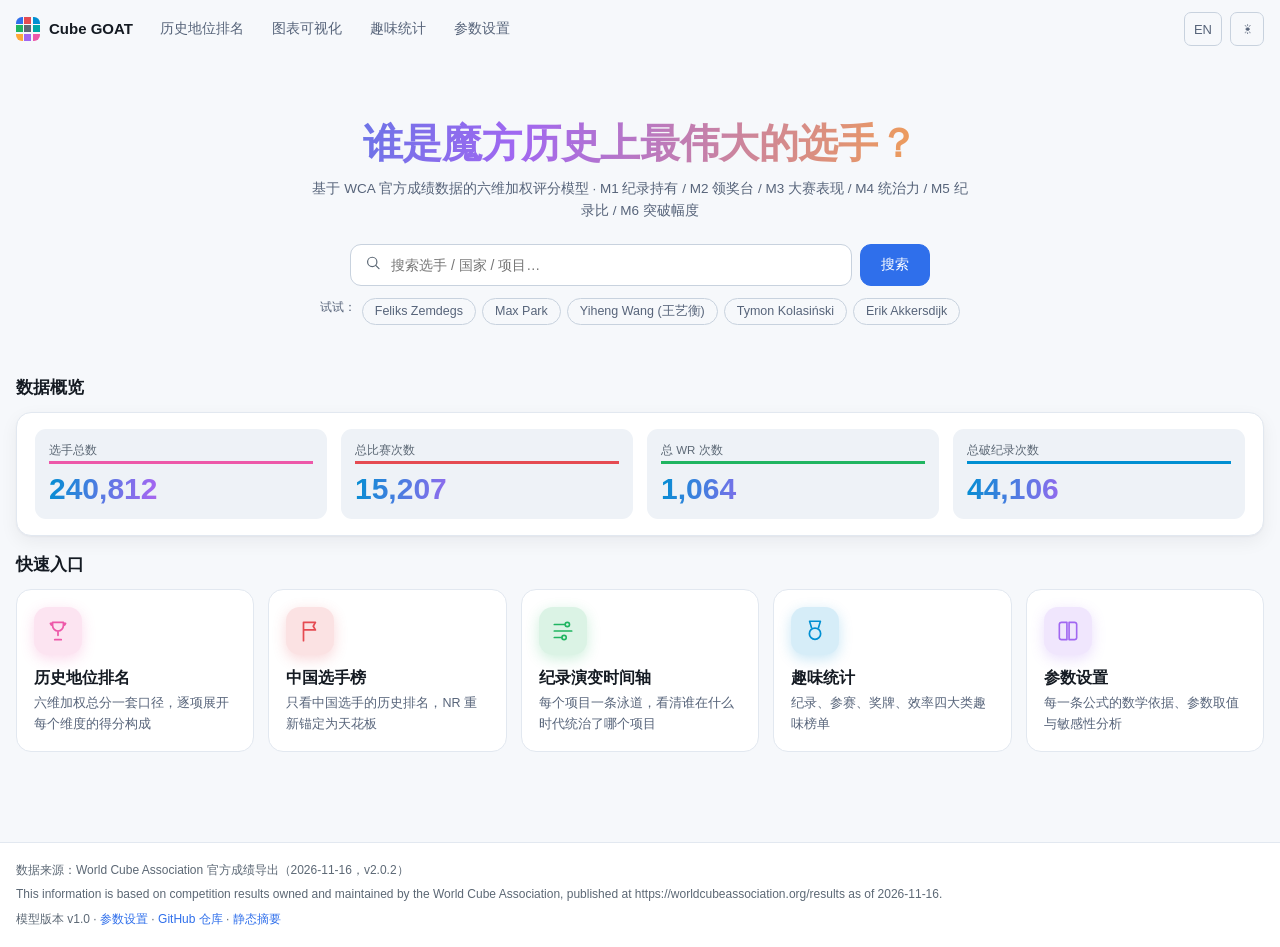
<file: index.html>
<!DOCTYPE html>
<html lang="zh-CN" data-theme="dark" style="--bar-max: 100%; --anim-rate: 1; --grad-egg: linear-gradient(100deg,#ff7bbf 0%,#ffcb93 17%,#4acc79 33%,#fe676a 50%,#00a7f5 67%,#b585ff 83%,#00c3c3 100%);"><head>
<meta charset="utf-8">
<script>
/* 最早判定主题 / 语言：必须在 CSS 之前执行，否则浅色系统会先画一帧深色再切（FOUC）。
   只碰 documentElement，不碰 DOM 节点；顶栏文案与高亮仍由 body 后的引导脚本处理。 */
(function () { try {
  var th = localStorage.getItem('goat-theme');
  if (!th && window.matchMedia) th = window.matchMedia('(prefers-color-scheme: dark)').matches ? 'dark' : 'light';
  if (th) document.documentElement.setAttribute('data-theme', th);
  var lg = localStorage.getItem('goat-lang') || 'zh';
  document.documentElement.lang = lg === 'en' ? 'en' : 'zh-CN';
} catch (e) { } })();
</script>
<meta name="viewport" content="width=device-width, initial-scale=1">
<title>Cube GOAT · 谁是魔方历史上最伟大的选手？</title>
<meta name="description" content="基于 WCA 官方成绩数据的魔方历史最伟大选手（GOAT）评分与排名系统：六维加权模型（纪录持有 / 领奖台 / 大赛表现 / 统治力 / 纪录比 / 突破幅度）、综合总榜、选手 PK、纪录演变时间轴、趣味统计。">
<meta name="color-scheme" content="light dark">
<meta name="theme-color" content="#0d1117" media="(prefers-color-scheme: dark)">
<meta name="theme-color" content="#f7f9fc" media="(prefers-color-scheme: light)">
<link rel="canonical" href="https://leansun.github.io/cuber-statistics/">
<link rel="alternate" hreflang="zh-CN" href="https://leansun.github.io/cuber-statistics/">
<link rel="alternate" hreflang="en" href="https://leansun.github.io/cuber-statistics/?lang=en">
<link rel="alternate" hreflang="x-default" href="https://leansun.github.io/cuber-statistics/">
<meta property="og:type" content="website">
<meta property="og:site_name" content="Cube GOAT">
<meta property="og:title" content="Cube GOAT · 谁是魔方历史上最伟大的选手？">
<meta property="og:description" content="基于 WCA 官方成绩，用六维加权模型给 30 万名选手评分：纪录持有、领奖台、大赛表现、统治力、纪录比、突破幅度。">
<meta property="og:url" content="https://leansun.github.io/cuber-statistics/">
<meta property="og:locale" content="zh_CN">
<meta property="og:locale:alternate" content="en_US">
<meta name="twitter:card" content="summary">
<meta name="twitter:title" content="Cube GOAT · 谁是魔方历史上最伟大的选手？">
<meta name="twitter:description" content="基于 WCA 官方成绩的六维 GOAT 评分与历史排名。">
<link rel="icon" href="favicon.svg" type="image/svg+xml">
<link rel="icon" href="favicon.ico" sizes="32x32">
<!-- PWA manifest 由 boot.js 仅在 http(s) 下动态挂载：file:// 预览会触发 CORS 报错 -->
<!-- 国旗 CSS（1.3MB / 397KB gzip）不再阻塞首屏：由 boot.js 在开始取数据后插入 -->
<link rel="stylesheet" href="css/style.css">
<link rel="stylesheet" href="vendor/cubing-icons.css">
<!-- 语言包提前到 head：导航的静态占位需要在首屏第一帧就按用户语言渲染。i18n.js 无依赖。 -->
<script src="js/i18n.js"></script>
<script>
  /* 首屏关键路径：数据包在 HTML 解析阶段就发请求，与 shell 脚本并行。
     以前 data.js 只在 boot.js 里发 —— 而 boot.js 是 defer 链的最后一环，
     必须等 echarts（331KB gz）下载并执行完才轮到它，实测慢网下白等 4~6 秒。
     这里先发一手，boot.js 直接复用同一个 Response（window.__DATA_PRE）。 */
  (function () {
    if (location.protocol === 'file:') return;
    try {
      var p = fetch('js/data.js', { credentials: 'same-origin' });
      p.catch(function () { });            /* 失败由 boot.js 的兜底逻辑重新取 */
      window.__DATA_PRE = p;
    } catch (e) { }
  })();
</script>
<script type="application/ld+json">
{"@context":"https://schema.org","@type":"WebSite","name":"Cube GOAT","url":"https://leansun.github.io/cuber-statistics/","description":"基于 WCA 官方成绩数据的魔方历史最伟大选手（GOAT）六维评分与排名系统","inLanguage":["zh-CN","en"],"potentialAction":{"@type":"SearchAction","target":"https://leansun.github.io/cuber-statistics/#/rank?q={search_term_string}","query-input":"required name=search_term_string"}}
</script>
</head>
<body class="no-mjx" style="">

<a class="skip-link" href="#view" data-i18n="a11y.skip">跳到主要内容</a>

<header class="topbar">
  <div class="topbar-inner">
    <a class="brand" href="#/home" title="Cube GOAT · 首页">
      <span class="brand-mark" aria-hidden="true"></span>
      <span class="brand-text">Cube&nbsp;GOAT</span>
    </a>
    <nav class="nav" id="nav" aria-label="主导航"><a href="#/rank" data-i18n="nav.rank">历史地位排名</a><a href="#/timeline" data-i18n="nav.timeline">图表可视化</a><a href="#/topics" data-i18n="nav.topics">趣味统计</a><a href="#/model" data-i18n="nav.model">参数设置</a></nav>
    <div class="tools">
      <button class="icon-btn" id="langBtn" type="button" title="切换语言 / Switch language" aria-label="切换语言">EN</button>
      <button class="icon-btn" id="themeBtn" type="button" title="切换主题 / Toggle theme" aria-label="切换主题">
        <span id="themeIcon">☾</span>
      </button>
      <button class="icon-btn nav-toggle" id="navToggle" type="button" aria-label="展开导航" aria-expanded="false">
        <span></span><span></span><span></span>
      </button>
    </div>
  </div>
</header>
<script>
  /* 首屏引导：静态占位与 app.js 的 renderNav() 产物保持一致，避免等数据加载完才「换脸」。
     主题 / <html lang> 已在 head 最早处设置，这里只处理需要 DOM 的部分。 */
  (function () {
    try {
      var I = window.I18N;
      var lg = localStorage.getItem('goat-lang') || 'zh';
      if (I) I.set(lg);
      if (I) {
        var ns = document.querySelectorAll('[data-i18n]');
        for (var j = 0; j < ns.length; j++) {
          var k = ns[j].getAttribute('data-i18n');
          if (k) ns[j].textContent = I(k);
        }
      }
      var seg = (location.hash || '').replace(/^#\/?/, '').split(/[?#]/)[0].split('/')[0];
      if (seg === 'player') seg = 'rank';
      var nav = document.getElementById('nav');
      if (nav && { rank: 1, timeline: 1, topics: 1, model: 1 }[seg]) {
        var a = nav.querySelector('a[href="#/' + seg + '"]');
        if (a) a.className = 'active';
      }
      var lb = document.getElementById('langBtn');
      if (lb) lb.textContent = lg === 'zh' ? 'EN' : '中';
      var th = document.documentElement.getAttribute('data-theme');
      var tic = document.getElementById('themeIcon');
      if (tic) tic.textContent = th === 'dark' ? '☾' : '☀';
    } catch (e) { /* 首屏引导失败也不能阻断后续页面 */ }
  })();
</script>

<div class="demo-banner" id="demoBanner" style="display: none;">
  <span data-i18n="demo.banner">演示数据 · 页面中的人名与成绩均由程序生成的虚构样本构成，不代表任何真实选手</span>
</div>

<div class="filterbar" id="filterbar" hidden=""></div>

<main id="view" class="view" tabindex="-1">
  <!-- 首屏骨架：大文件异步下载期间用户立刻看到内容与真实进度，而不是空白转圈。
       app.js 的 render() 会替换 #view.innerHTML，本节点自动消失。 -->
  <div class="boot-panel" id="bootPanel" role="status" aria-live="polite">
    <div class="boot-card">
      <div class="boot-cube" aria-hidden="true"><i></i><i></i><i></i><i></i><i></i><i></i><i></i><i></i><i></i></div>
      <h1 class="boot-title">Cube <span>GOAT</span></h1>
      <p class="boot-sub"><span class="zh-only">基于 WCA 官方成绩的六维历史地位评分</span><span class="en-only">Six-axis historical GOAT ratings from official WCA results</span></p>
      <p class="boot-msg" id="bootMsg"><span class="zh-only">正在连接数据服务…</span><span class="en-only">Connecting…</span></p>
      <div class="boot-track" role="progressbar" aria-valuemin="0" aria-valuemax="100" aria-valuenow="0" id="bootTrack"><div class="boot-fill" id="bootFill"></div></div>
      <div class="boot-meta"><span id="bootPct">0%</span><span id="bootSize">—</span></div>
      <button class="btn boot-retry" id="bootRetry" type="button" hidden>重新加载</button>
      <!-- 由 boot.js 按「是否已有本地缓存」动态填写：回访时不再显示「首次访问需下载…」 -->
      <p class="boot-note" id="bootNote" hidden></p>
    </div>
  </div>
  <noscript>
    <div class="boot-noscript">
      <h2>本站需要 JavaScript</h2>
      <p>Cube GOAT 是一个在浏览器内计算排名的交互式应用。请开启 JavaScript 后刷新，或阅读
        <a href="seo/rank.html">静态版榜单摘要</a> / <a href="seo/model.html">评分模型说明</a>。</p>
    </div>
  </noscript>
</main>

<footer class="footer">
  <div class="footer-inner">
    <p class="foot-note" data-i18n="foot.data">数据来源：World Cube Association 官方成绩导出</p>
    <p class="foot-note" id="wcaCredit">This information is based on competition results owned and maintained by the World Cube Association, published at https://worldcubeassociation.org/results.</p>
    <p class="foot-note">
      <span data-i18n="foot.model">模型版本 v1.0</span> ·
      <a href="#/model" data-i18n="foot.how">评分原理说明</a> ·
      <a id="ghLink" href="https://github.com/LeanSun/cuber-statistics" target="_blank" rel="noopener" data-i18n="foot.repo">GitHub 仓库</a> ·
      <a href="seo/rank.html">静态摘要</a>
    </p>
  </div>
</footer>

<!-- 轻提示 live region 常驻：动态创建的 aria-live 节点不会被屏幕阅读器注册 -->
<div id="wbToast" class="wb-toast" role="status" aria-live="polite" aria-atomic="true"></div>

<div class="pk-tray" id="pkTray" hidden="" aria-label="对比托盘">
  <div class="pk-tray-head">
    <span class="pk-tray-title">对比托盘 <b id="pkTrayCount">0</b>/4</span>
    <button class="pk-tray-clear" data-pktrayclear="1" type="button">清空</button>
  </div>
  <div class="pk-tray-list" id="pkTrayList"></div>
  <a class="btn btn-primary pk-tray-go" id="pkTrayGo" href="#/pk" hidden="">去 PK <span class="ic" aria-hidden="true">→</span></a>
</div>

<!-- 小体积依赖全部 defer：HTML 解析与首屏骨架不被阻塞，且按文档顺序执行。
     巨型 data.js / 页面模块 / app.js 由 js/boot.js 流式取回后再按序挂载。
     MathJax 不再在首屏加载，改为进入 #/model 或 #/player 时按需注入。 -->
<script src="vendor/echarts.min.js" defer></script>
<script src="js/country-table.js" defer></script>
<script src="js/groups.js" defer></script>
<script src="js/params.js" defer></script>
<script src="js/calc.js" defer></script>
<script src="js/icons.js" defer></script>
<script src="js/top10years.js" defer></script>
<script src="js/charts.js" defer></script>
<script src="js/boot.js" defer></script>

</body></html>
</file>
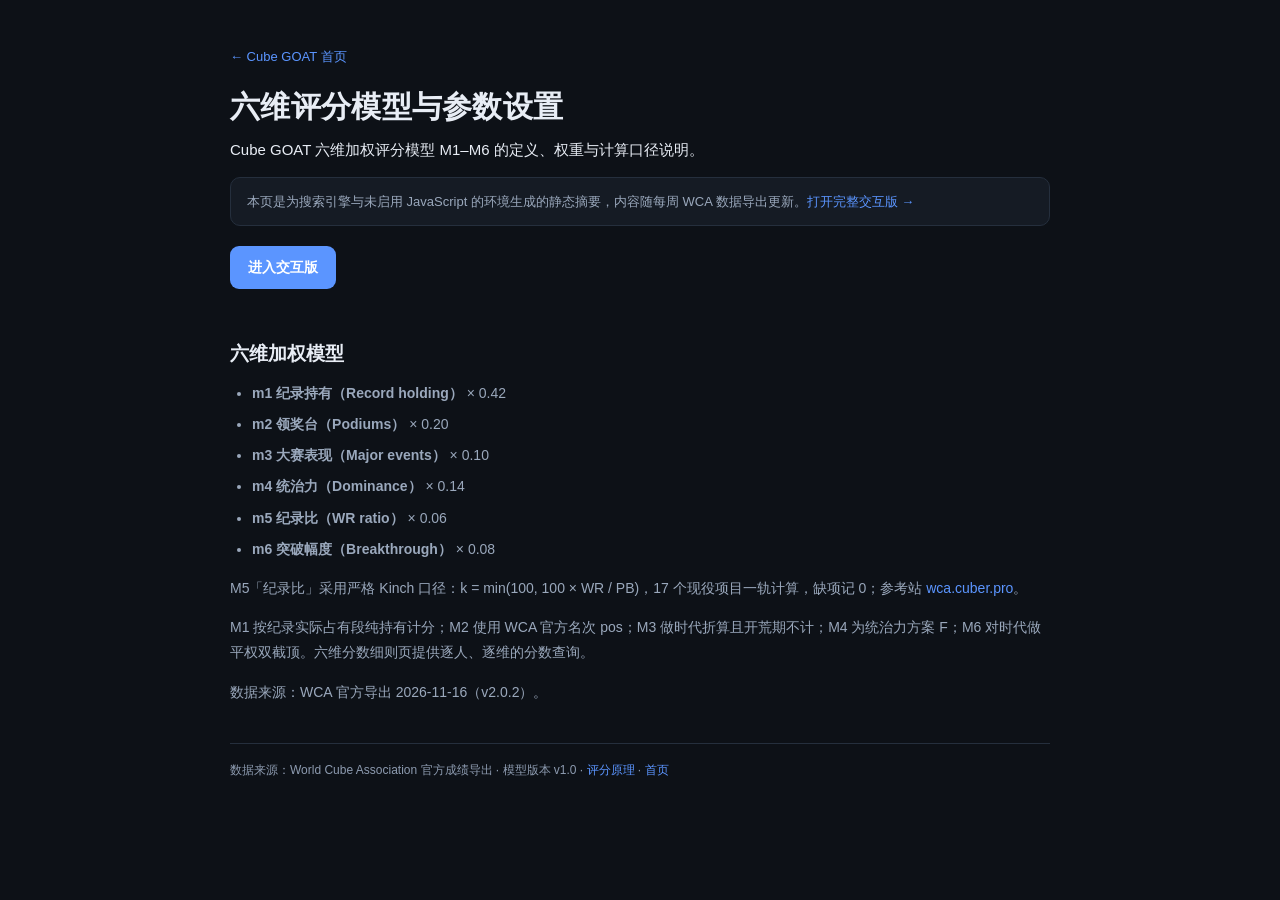
<file: seo/model.html>
<!DOCTYPE html>
<html lang="zh-CN" data-theme="dark">
<head>
<meta charset="utf-8">
<meta name="viewport" content="width=device-width, initial-scale=1">
<title>六维评分模型与参数设置 · Cube GOAT</title>
<meta name="description" content="Cube GOAT 六维加权评分模型 M1–M6 的定义、权重与计算口径说明。">
<meta name="robots" content="index,follow">
<link rel="canonical" href="https://leansun.github.io/cuber-statistics/#/model">
<link rel="alternate" hreflang="zh-CN" href="https://leansun.github.io/cuber-statistics/#/model">
<meta property="og:type" content="article">
<meta property="og:site_name" content="Cube GOAT">
<meta property="og:title" content="六维评分模型与参数设置 · Cube GOAT">
<meta property="og:description" content="Cube GOAT 六维加权评分模型 M1–M6 的定义、权重与计算口径说明。">
<meta property="og:url" content="https://leansun.github.io/cuber-statistics/#/model">
<link rel="icon" href="../favicon.svg" type="image/svg+xml">
<link rel="stylesheet" href="../css/style.css">
<style>
.seo{max-width:860px;margin:0 auto;padding:44px 20px 64px;line-height:1.8;color:var(--text)}
.seo h1{font-size:30px;margin:18px 0 8px;letter-spacing:.3px}
.seo h2{font-size:19px;margin:30px 0 10px}
.seo p{color:var(--text-2);margin:0 0 14px}
.seo a{color:var(--accent)}
.seo .back{font-size:13px;text-decoration:none}
.seo .lead{font-size:15px;color:var(--text)}
.seo .notice{padding:12px 16px;border:1px solid var(--border);border-radius:10px;background:var(--bg-elev);font-size:13px}
.seo table{width:100%;border-collapse:collapse;margin:14px 0 24px;font-size:14px}
.seo th,.seo td{padding:9px 12px;border-bottom:1px solid var(--border);text-align:left}
.seo th{color:var(--text-3);font-size:12px;font-weight:600}
.seo td.num,.seo th.num{text-align:right;font-variant-numeric:tabular-nums}
.seo ul{color:var(--text-2);padding-left:22px}
.seo li{margin:6px 0}
.seo .foot{margin-top:38px;padding-top:16px;border-top:1px solid var(--border);font-size:12px;color:var(--text-3)}
.seo .cta{display:inline-block;margin:6px 0 22px;padding:9px 18px;border-radius:9px;background:var(--accent);color:#fff;text-decoration:none;font-weight:600}
</style>
</head>
<body>
<main class="seo">
  <a class="back" href="../">← Cube GOAT 首页</a>
  <h1>六维评分模型与参数设置</h1>
  <p class="lead">Cube GOAT 六维加权评分模型 M1–M6 的定义、权重与计算口径说明。</p>
  <p class="notice">本页是为搜索引擎与未启用 JavaScript 的环境生成的静态摘要，内容随每周 WCA 数据导出更新。<a href="../#/model">打开完整交互版 →</a></p>
  <a class="cta" href="../#/model">进入交互版</a>
<h2>六维加权模型</h2><ul><li><b>m1 纪录持有（Record holding）</b> × 0.42</li><li><b>m2 领奖台（Podiums）</b> × 0.20</li><li><b>m3 大赛表现（Major events）</b> × 0.10</li><li><b>m4 统治力（Dominance）</b> × 0.14</li><li><b>m5 纪录比（WR ratio）</b> × 0.06</li><li><b>m6 突破幅度（Breakthrough）</b> × 0.08</li></ul><p>M5「纪录比」采用严格 Kinch 口径：k = min(100, 100 × WR / PB)，17 个现役项目一轨计算，缺项记 0；参考站 <a href="https://wca.cuber.pro/" rel="noopener">wca.cuber.pro</a>。</p><p>M1 按纪录实际占有段纯持有计分；M2 使用 WCA 官方名次 pos；M3 做时代折算且开荒期不计；M4 为统治力方案 F；M6 对时代做平权双截顶。六维分数细则页提供逐人、逐维的分数查询。</p><p>数据来源：WCA 官方导出 2026-11-16（v2.0.2）。</p>
  <p class="foot">数据来源：World Cube Association 官方成绩导出 · 模型版本 v1.0 ·
    <a href="../#/model">评分原理</a> · <a href="../">首页</a></p>
</main>
</body>
</html>
</file>
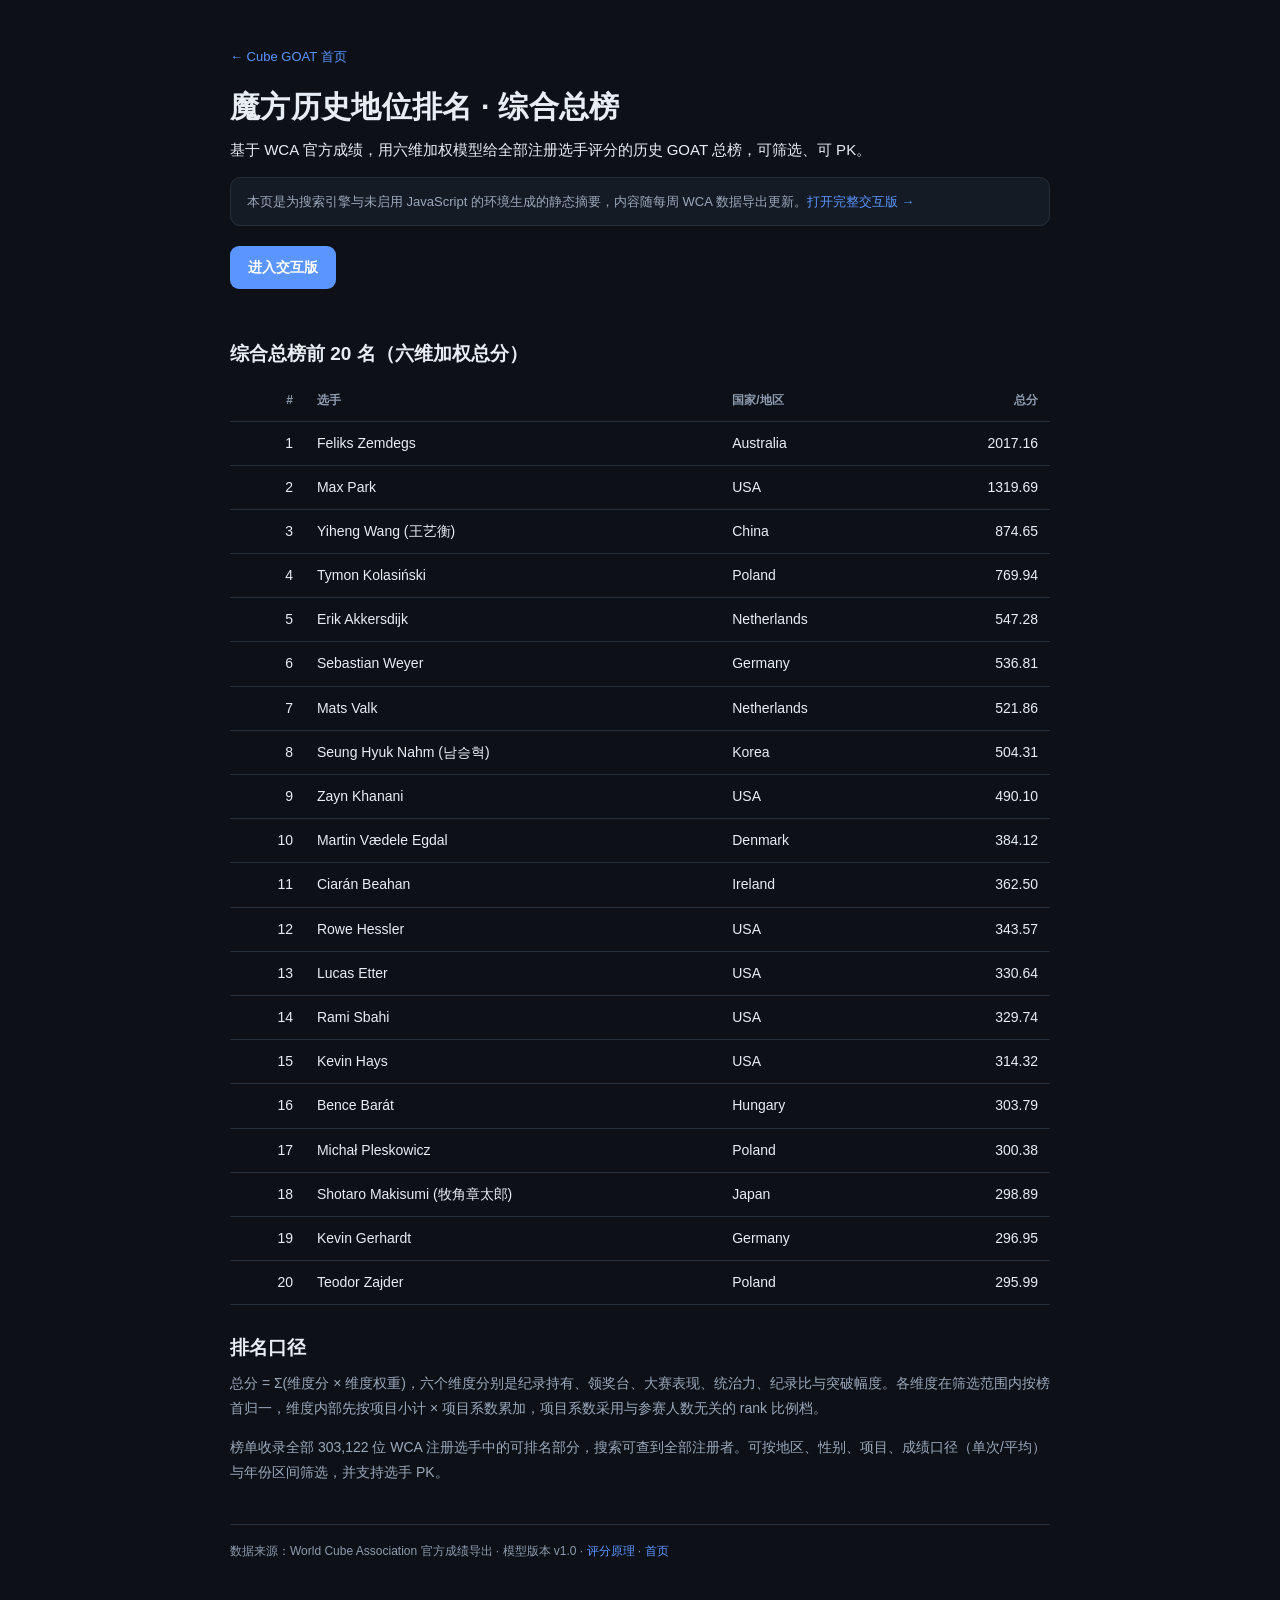
<file: seo/rank.html>
<!DOCTYPE html>
<html lang="zh-CN" data-theme="dark">
<head>
<meta charset="utf-8">
<meta name="viewport" content="width=device-width, initial-scale=1">
<title>魔方历史地位排名 · 综合总榜 · Cube GOAT</title>
<meta name="description" content="基于 WCA 官方成绩，用六维加权模型给全部注册选手评分的历史 GOAT 总榜，可筛选、可 PK。">
<meta name="robots" content="index,follow">
<link rel="canonical" href="https://leansun.github.io/cuber-statistics/#/rank">
<link rel="alternate" hreflang="zh-CN" href="https://leansun.github.io/cuber-statistics/#/rank">
<meta property="og:type" content="article">
<meta property="og:site_name" content="Cube GOAT">
<meta property="og:title" content="魔方历史地位排名 · 综合总榜 · Cube GOAT">
<meta property="og:description" content="基于 WCA 官方成绩，用六维加权模型给全部注册选手评分的历史 GOAT 总榜，可筛选、可 PK。">
<meta property="og:url" content="https://leansun.github.io/cuber-statistics/#/rank">
<link rel="icon" href="../favicon.svg" type="image/svg+xml">
<link rel="stylesheet" href="../css/style.css">
<style>
.seo{max-width:860px;margin:0 auto;padding:44px 20px 64px;line-height:1.8;color:var(--text)}
.seo h1{font-size:30px;margin:18px 0 8px;letter-spacing:.3px}
.seo h2{font-size:19px;margin:30px 0 10px}
.seo p{color:var(--text-2);margin:0 0 14px}
.seo a{color:var(--accent)}
.seo .back{font-size:13px;text-decoration:none}
.seo .lead{font-size:15px;color:var(--text)}
.seo .notice{padding:12px 16px;border:1px solid var(--border);border-radius:10px;background:var(--bg-elev);font-size:13px}
.seo table{width:100%;border-collapse:collapse;margin:14px 0 24px;font-size:14px}
.seo th,.seo td{padding:9px 12px;border-bottom:1px solid var(--border);text-align:left}
.seo th{color:var(--text-3);font-size:12px;font-weight:600}
.seo td.num,.seo th.num{text-align:right;font-variant-numeric:tabular-nums}
.seo ul{color:var(--text-2);padding-left:22px}
.seo li{margin:6px 0}
.seo .foot{margin-top:38px;padding-top:16px;border-top:1px solid var(--border);font-size:12px;color:var(--text-3)}
.seo .cta{display:inline-block;margin:6px 0 22px;padding:9px 18px;border-radius:9px;background:var(--accent);color:#fff;text-decoration:none;font-weight:600}
</style>
</head>
<body>
<main class="seo">
  <a class="back" href="../">← Cube GOAT 首页</a>
  <h1>魔方历史地位排名 · 综合总榜</h1>
  <p class="lead">基于 WCA 官方成绩，用六维加权模型给全部注册选手评分的历史 GOAT 总榜，可筛选、可 PK。</p>
  <p class="notice">本页是为搜索引擎与未启用 JavaScript 的环境生成的静态摘要，内容随每周 WCA 数据导出更新。<a href="../#/rank">打开完整交互版 →</a></p>
  <a class="cta" href="../#/rank">进入交互版</a>
<h2>综合总榜前 20 名（六维加权总分）</h2><table><thead><tr><th scope="col" class="num">#</th><th scope="col">选手</th><th scope="col">国家/地区</th><th scope="col" class="num">总分</th></tr></thead><tbody><tr><td class="num">1</td><td>Feliks Zemdegs</td><td>Australia</td><td class="num">2017.16</td></tr>
<tr><td class="num">2</td><td>Max Park</td><td>USA</td><td class="num">1319.69</td></tr>
<tr><td class="num">3</td><td>Yiheng Wang (王艺衡)</td><td>China</td><td class="num">874.65</td></tr>
<tr><td class="num">4</td><td>Tymon Kolasiński</td><td>Poland</td><td class="num">769.94</td></tr>
<tr><td class="num">5</td><td>Erik Akkersdijk</td><td>Netherlands</td><td class="num">547.28</td></tr>
<tr><td class="num">6</td><td>Sebastian Weyer</td><td>Germany</td><td class="num">536.81</td></tr>
<tr><td class="num">7</td><td>Mats Valk</td><td>Netherlands</td><td class="num">521.86</td></tr>
<tr><td class="num">8</td><td>Seung Hyuk Nahm (남승혁)</td><td>Korea</td><td class="num">504.31</td></tr>
<tr><td class="num">9</td><td>Zayn Khanani</td><td>USA</td><td class="num">490.10</td></tr>
<tr><td class="num">10</td><td>Martin Vædele Egdal</td><td>Denmark</td><td class="num">384.12</td></tr>
<tr><td class="num">11</td><td>Ciarán Beahan</td><td>Ireland</td><td class="num">362.50</td></tr>
<tr><td class="num">12</td><td>Rowe Hessler</td><td>USA</td><td class="num">343.57</td></tr>
<tr><td class="num">13</td><td>Lucas Etter</td><td>USA</td><td class="num">330.64</td></tr>
<tr><td class="num">14</td><td>Rami Sbahi</td><td>USA</td><td class="num">329.74</td></tr>
<tr><td class="num">15</td><td>Kevin Hays</td><td>USA</td><td class="num">314.32</td></tr>
<tr><td class="num">16</td><td>Bence Barát</td><td>Hungary</td><td class="num">303.79</td></tr>
<tr><td class="num">17</td><td>Michał Pleskowicz</td><td>Poland</td><td class="num">300.38</td></tr>
<tr><td class="num">18</td><td>Shotaro Makisumi (牧角章太郎)</td><td>Japan</td><td class="num">298.89</td></tr>
<tr><td class="num">19</td><td>Kevin Gerhardt</td><td>Germany</td><td class="num">296.95</td></tr>
<tr><td class="num">20</td><td>Teodor Zajder</td><td>Poland</td><td class="num">295.99</td></tr></tbody></table><h2>排名口径</h2><p>总分 = Σ(维度分 × 维度权重)，六个维度分别是纪录持有、领奖台、大赛表现、统治力、纪录比与突破幅度。各维度在筛选范围内按榜首归一，维度内部先按项目小计 × 项目系数累加，项目系数采用与参赛人数无关的 rank 比例档。</p><p>榜单收录全部 303,122 位 WCA 注册选手中的可排名部分，搜索可查到全部注册者。可按地区、性别、项目、成绩口径（单次/平均）与年份区间筛选，并支持选手 PK。</p>
  <p class="foot">数据来源：World Cube Association 官方成绩导出 · 模型版本 v1.0 ·
    <a href="../#/model">评分原理</a> · <a href="../">首页</a></p>
</main>
</body>
</html>
</file>
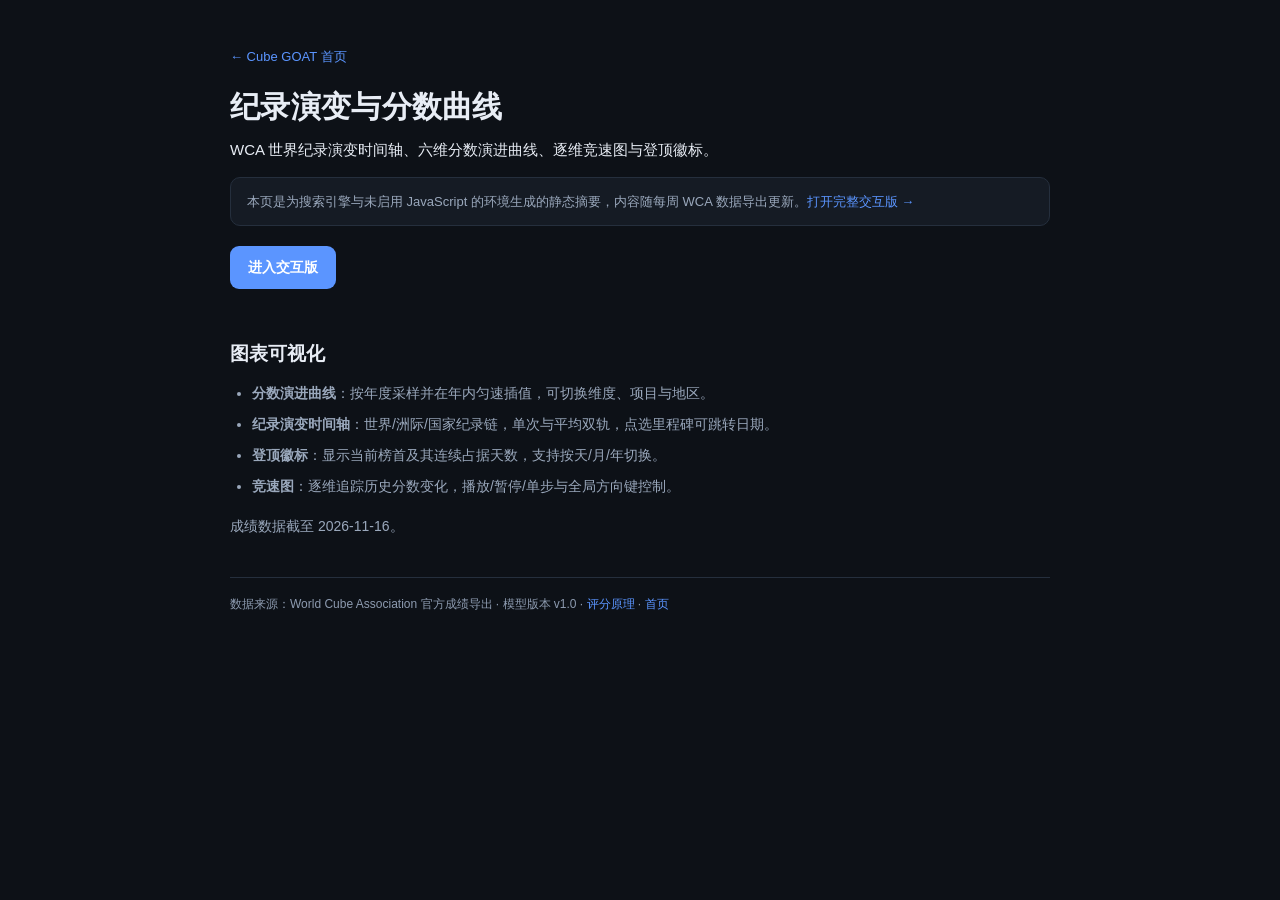
<file: seo/timeline.html>
<!DOCTYPE html>
<html lang="zh-CN" data-theme="dark">
<head>
<meta charset="utf-8">
<meta name="viewport" content="width=device-width, initial-scale=1">
<title>纪录演变与分数曲线 · Cube GOAT</title>
<meta name="description" content="WCA 世界纪录演变时间轴、六维分数演进曲线、逐维竞速图与登顶徽标。">
<meta name="robots" content="index,follow">
<link rel="canonical" href="https://leansun.github.io/cuber-statistics/#/timeline">
<link rel="alternate" hreflang="zh-CN" href="https://leansun.github.io/cuber-statistics/#/timeline">
<meta property="og:type" content="article">
<meta property="og:site_name" content="Cube GOAT">
<meta property="og:title" content="纪录演变与分数曲线 · Cube GOAT">
<meta property="og:description" content="WCA 世界纪录演变时间轴、六维分数演进曲线、逐维竞速图与登顶徽标。">
<meta property="og:url" content="https://leansun.github.io/cuber-statistics/#/timeline">
<link rel="icon" href="../favicon.svg" type="image/svg+xml">
<link rel="stylesheet" href="../css/style.css">
<style>
.seo{max-width:860px;margin:0 auto;padding:44px 20px 64px;line-height:1.8;color:var(--text)}
.seo h1{font-size:30px;margin:18px 0 8px;letter-spacing:.3px}
.seo h2{font-size:19px;margin:30px 0 10px}
.seo p{color:var(--text-2);margin:0 0 14px}
.seo a{color:var(--accent)}
.seo .back{font-size:13px;text-decoration:none}
.seo .lead{font-size:15px;color:var(--text)}
.seo .notice{padding:12px 16px;border:1px solid var(--border);border-radius:10px;background:var(--bg-elev);font-size:13px}
.seo table{width:100%;border-collapse:collapse;margin:14px 0 24px;font-size:14px}
.seo th,.seo td{padding:9px 12px;border-bottom:1px solid var(--border);text-align:left}
.seo th{color:var(--text-3);font-size:12px;font-weight:600}
.seo td.num,.seo th.num{text-align:right;font-variant-numeric:tabular-nums}
.seo ul{color:var(--text-2);padding-left:22px}
.seo li{margin:6px 0}
.seo .foot{margin-top:38px;padding-top:16px;border-top:1px solid var(--border);font-size:12px;color:var(--text-3)}
.seo .cta{display:inline-block;margin:6px 0 22px;padding:9px 18px;border-radius:9px;background:var(--accent);color:#fff;text-decoration:none;font-weight:600}
</style>
</head>
<body>
<main class="seo">
  <a class="back" href="../">← Cube GOAT 首页</a>
  <h1>纪录演变与分数曲线</h1>
  <p class="lead">WCA 世界纪录演变时间轴、六维分数演进曲线、逐维竞速图与登顶徽标。</p>
  <p class="notice">本页是为搜索引擎与未启用 JavaScript 的环境生成的静态摘要，内容随每周 WCA 数据导出更新。<a href="../#/timeline">打开完整交互版 →</a></p>
  <a class="cta" href="../#/timeline">进入交互版</a>
<h2>图表可视化</h2><ul><li><b>分数演进曲线</b>：按年度采样并在年内匀速插值，可切换维度、项目与地区。</li><li><b>纪录演变时间轴</b>：世界/洲际/国家纪录链，单次与平均双轨，点选里程碑可跳转日期。</li><li><b>登顶徽标</b>：显示当前榜首及其连续占据天数，支持按天/月/年切换。</li><li><b>竞速图</b>：逐维追踪历史分数变化，播放/暂停/单步与全局方向键控制。</li></ul><p>成绩数据截至 2026-11-16。</p>
  <p class="foot">数据来源：World Cube Association 官方成绩导出 · 模型版本 v1.0 ·
    <a href="../#/model">评分原理</a> · <a href="../">首页</a></p>
</main>
</body>
</html>
</file>
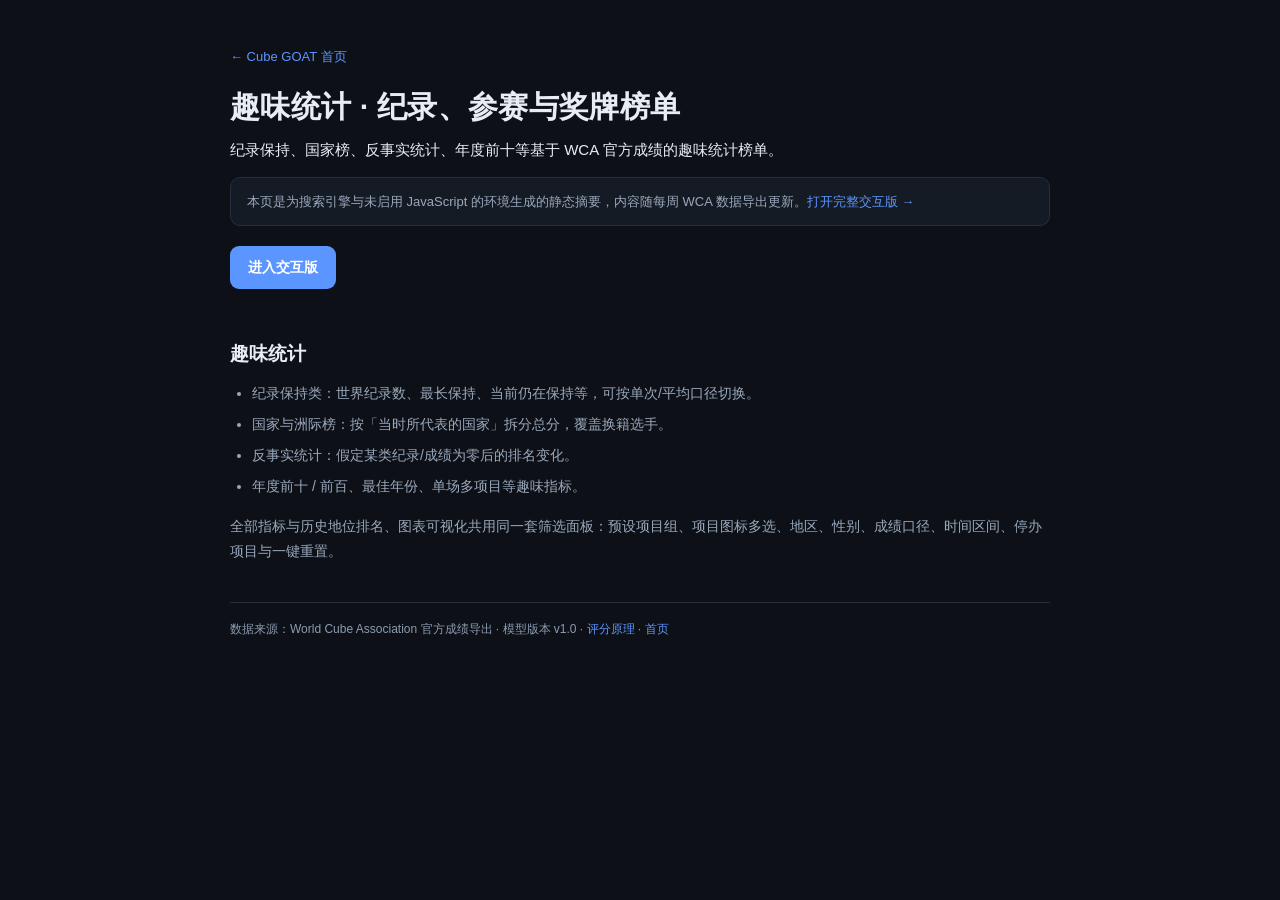
<file: seo/topics.html>
<!DOCTYPE html>
<html lang="zh-CN" data-theme="dark">
<head>
<meta charset="utf-8">
<meta name="viewport" content="width=device-width, initial-scale=1">
<title>趣味统计 · 纪录、参赛与奖牌榜单 · Cube GOAT</title>
<meta name="description" content="纪录保持、国家榜、反事实统计、年度前十等基于 WCA 官方成绩的趣味统计榜单。">
<meta name="robots" content="index,follow">
<link rel="canonical" href="https://leansun.github.io/cuber-statistics/#/topics">
<link rel="alternate" hreflang="zh-CN" href="https://leansun.github.io/cuber-statistics/#/topics">
<meta property="og:type" content="article">
<meta property="og:site_name" content="Cube GOAT">
<meta property="og:title" content="趣味统计 · 纪录、参赛与奖牌榜单 · Cube GOAT">
<meta property="og:description" content="纪录保持、国家榜、反事实统计、年度前十等基于 WCA 官方成绩的趣味统计榜单。">
<meta property="og:url" content="https://leansun.github.io/cuber-statistics/#/topics">
<link rel="icon" href="../favicon.svg" type="image/svg+xml">
<link rel="stylesheet" href="../css/style.css">
<style>
.seo{max-width:860px;margin:0 auto;padding:44px 20px 64px;line-height:1.8;color:var(--text)}
.seo h1{font-size:30px;margin:18px 0 8px;letter-spacing:.3px}
.seo h2{font-size:19px;margin:30px 0 10px}
.seo p{color:var(--text-2);margin:0 0 14px}
.seo a{color:var(--accent)}
.seo .back{font-size:13px;text-decoration:none}
.seo .lead{font-size:15px;color:var(--text)}
.seo .notice{padding:12px 16px;border:1px solid var(--border);border-radius:10px;background:var(--bg-elev);font-size:13px}
.seo table{width:100%;border-collapse:collapse;margin:14px 0 24px;font-size:14px}
.seo th,.seo td{padding:9px 12px;border-bottom:1px solid var(--border);text-align:left}
.seo th{color:var(--text-3);font-size:12px;font-weight:600}
.seo td.num,.seo th.num{text-align:right;font-variant-numeric:tabular-nums}
.seo ul{color:var(--text-2);padding-left:22px}
.seo li{margin:6px 0}
.seo .foot{margin-top:38px;padding-top:16px;border-top:1px solid var(--border);font-size:12px;color:var(--text-3)}
.seo .cta{display:inline-block;margin:6px 0 22px;padding:9px 18px;border-radius:9px;background:var(--accent);color:#fff;text-decoration:none;font-weight:600}
</style>
</head>
<body>
<main class="seo">
  <a class="back" href="../">← Cube GOAT 首页</a>
  <h1>趣味统计 · 纪录、参赛与奖牌榜单</h1>
  <p class="lead">纪录保持、国家榜、反事实统计、年度前十等基于 WCA 官方成绩的趣味统计榜单。</p>
  <p class="notice">本页是为搜索引擎与未启用 JavaScript 的环境生成的静态摘要，内容随每周 WCA 数据导出更新。<a href="../#/topics">打开完整交互版 →</a></p>
  <a class="cta" href="../#/topics">进入交互版</a>
<h2>趣味统计</h2><ul><li>纪录保持类：世界纪录数、最长保持、当前仍在保持等，可按单次/平均口径切换。</li><li>国家与洲际榜：按「当时所代表的国家」拆分总分，覆盖换籍选手。</li><li>反事实统计：假定某类纪录/成绩为零后的排名变化。</li><li>年度前十 / 前百、最佳年份、单场多项目等趣味指标。</li></ul><p>全部指标与历史地位排名、图表可视化共用同一套筛选面板：预设项目组、项目图标多选、地区、性别、成绩口径、时间区间、停办项目与一键重置。</p>
  <p class="foot">数据来源：World Cube Association 官方成绩导出 · 模型版本 v1.0 ·
    <a href="../#/model">评分原理</a> · <a href="../">首页</a></p>
</main>
</body>
</html>
</file>
<file: css/style.css>
/* ============ Theme tokens ============ */
:root{
  --bg:#f6f8fb;
  --bg-elev:#ffffff;
  --bg-soft:#eef2f7;
  --bg-soft-2:#e4eaf2;
  --text:#141a22;
  --text-2:#57647a;
  /* 辅助小字（11.5–12.5px）原本是 #8b96a8，对白卡只有 2.99:1、对 --bg-soft-2
     更低到 2.47:1，远低于 WCAG AA 4.5:1。2026-11-07 统一压深到 #5c6875：
     对 --bg-elev / --bg / --bg-soft / --bg-soft-2 分别 5.69 / 5.35 / 5.06 / 4.70:1。
     只动这一个 token，字号与字重不变；charts.js 从 CSS 变量取色，canvas 刻度同步生效。 */
  --text-3:#5c6875;
  --border:#e2e8f0;
  --border-2:#c8d2de;
  --accent:#2f6feb;
  --accent-2:#1e4fb0;
  --accent-soft:#e8f0fe;
  --warn:#b4531a;
  --warn-soft:#fdf1e5;
  --ok:#0f7a52;
  --ok-soft:#e3f6ec;
  --shadow:0 1px 2px rgba(16,24,40,.04), 0 6px 18px rgba(16,24,40,.06);
  --shadow-lg:0 10px 34px rgba(16,24,40,.12);
  --r-sm:7px; --r-md:11px; --r-lg:15px;
  --topbar-h:58px;
  /* 六维配色（浅色主题）：OKLCH 手工标定，色相 + 明度双维度错开
     —— m1 玫粉 L.68 / m2 红 L.63 / m3 金 L.80 / m4 绿 L.68 / m5 蓝 L.62 / m6 紫 L.64。
     相邻两维既有色相差又有明度差，Lab ΔE 44–90（~20 就够区分了），拼在一起不会被读成一维；
     整体比上一版明显提亮（上一版偏「土」的橄榄/藕紫已去掉），对白底 1.9–3.9:1、
     色块够大仍清清楚楚；对深底则是 6.7–12.7:1，两个主题都不会糊。
     m1 玫粉 / m2 红 / m3 金 / m4 绿 / m5 蓝 / m6 紫；m7 是品牌色的第七点（青）。 */
  --m1:#ed58a9; --m2:#e54b52; --m3:#ffa838; --m4:#20b561;
  --m5:#008fd2; --m6:#a167f1; --m7:#00a7a7;
  /* 渐变直接引用 --m1…--m6（而不是各写一遍硬编码色值）：这样主题切换时
     渐变会跟着插值后的变量逐帧重绘，标题渐变是「流动」过去的，不会整块跳色。 */
  --grad:linear-gradient(100deg,var(--m1) 0%,var(--m2) 20%,var(--m3) 40%,var(--m4) 60%,var(--m5) 80%,var(--m6) 100%);
  /* 名次徽章：金 / 银 / 铜（与六维配色解耦，改六维不会把冠军徽章染绿） */
  --gold:#e0a20b; --silver:#b6bfcc; --bronze:#c07845;
  --font:-apple-system,BlinkMacSystemFont,"Segoe UI","PingFang SC","Hiragino Sans GB","Microsoft YaHei",Roboto,Helvetica,Arial,sans-serif;
  --mono:ui-monospace,SFMono-Regular,"SF Mono",Menlo,Consolas,"Liberation Mono",monospace;
}
[data-theme="dark"]{
  --bg:#0d1117;
  --bg-elev:#151b24;
  --bg-soft:#1b232e;
  --bg-soft-2:#232d3a;
  --text:#e8edf5;
  --text-2:#9aa8bc;
  /* 深色同理：#6d7c91 对 --bg-elev 只有 4.07:1、对 --bg-soft-2 3.28:1。
     提亮到 #8d9bb0 后四种深背景分别 6.13 / 6.71 / 5.61 / 4.94:1。 */
  --text-3:#8d9bb0;
  --border:#252f3d;
  --border-2:#34404f;
  --accent:#5b95ff;
  --accent-2:#8db4ff;
  --accent-soft:#182740;
  --warn:#e0913f;
  --warn-soft:#2c2113;
  --ok:#4cc38a;
  --ok-soft:#122a20;
  --shadow:0 1px 2px rgba(0,0,0,.3), 0 8px 22px rgba(0,0,0,.28);
  --shadow-lg:0 14px 40px rgba(0,0,0,.42);
  /* 六维配色（深色主题）：同一套色相统一提亮到 OKLCH L≈0.72–0.90，
     对 #151b24 对比度 6.7–12.7:1；色相顺序与浅色主题完全一致，
     切换主题只是「同一组颜色换了亮度」，不是换一套颜色。 */
  --m1:#ff7bbf; --m2:#fe676a; --m3:#ffcb93; --m4:#4acc79;
  --m5:#00a7f5; --m6:#b585ff; --m7:#00c3c3;
  /* --grad 由 :root 里的变量派生，深色下不需要再写一遍 */
  --gold:#f0c04a; --silver:#c9d2de; --bronze:#d99a6c;
}

/* ============ 深浅色切换的过渡（2026-11-05 晚第十五轮：圆形扩散） ============
   历史（这块的教训值得留着）：
   - 第十三轮：View Transitions 圆形揭示 —— 把新主题做成整页**静态截图**从按钮处
     扫过去，clip-path 是一条硬圆边，扫过瞬间整页定型，反馈「唰一下、很生硬」。
   - 第十四轮：改成纯颜色插值。把主题色注册成 <color> 自定义属性，切换时只在
     :root 上跑一段变量过渡，全站元素每帧按新变量重新解析颜色 —— 只有 ONE 组
     动画，实测掉帧 13 → 0；canvas 另用旧画面快照交叉淡化。生硬解决了，但
     用户仍想要「从鼠标点下的地方圆形向外扩散」的空间感。
   - 第十五轮（当前）：主路径回到 View Transitions，但换掉旧版的三处硬感 ——
     羽化遮罩代替硬 clip-path、新层轻微渐入代替瞬间定型、圆周柔光环吃掉色差边。
     见下方「圆形扩散」一节。第十四轮的插值整套保留为**回退路径**：
     Safari < 18 / 老 Firefox 等没有 startViewTransition 时不丢功能。

   两条路径都不碰 transform / 尺寸：那些属于交互与布局，混进来会让按钮 hover
   变钝、页面抖动。阴影与渐变不参与插值（代价大且几乎看不出）。 */
@property --bg{syntax:"<color>";inherits:true;initial-value:#f6f8fb}
@property --bg-elev{syntax:"<color>";inherits:true;initial-value:#ffffff}
@property --bg-soft{syntax:"<color>";inherits:true;initial-value:#eef2f7}
@property --bg-soft-2{syntax:"<color>";inherits:true;initial-value:#e4eaf2}
@property --text{syntax:"<color>";inherits:true;initial-value:#141a22}
@property --text-2{syntax:"<color>";inherits:true;initial-value:#57647a}
@property --text-3{syntax:"<color>";inherits:true;initial-value:#5c6875}
@property --border{syntax:"<color>";inherits:true;initial-value:#e2e8f0}
@property --border-2{syntax:"<color>";inherits:true;initial-value:#c8d2de}
@property --accent{syntax:"<color>";inherits:true;initial-value:#2f6feb}
@property --accent-2{syntax:"<color>";inherits:true;initial-value:#1e4fb0}
@property --accent-soft{syntax:"<color>";inherits:true;initial-value:#e8f0fe}
@property --warn{syntax:"<color>";inherits:true;initial-value:#b4531a}
@property --warn-soft{syntax:"<color>";inherits:true;initial-value:#fdf1e5}
@property --ok{syntax:"<color>";inherits:true;initial-value:#0f7a52}
@property --ok-soft{syntax:"<color>";inherits:true;initial-value:#e3f6ec}
@property --m1{syntax:"<color>";inherits:true;initial-value:#ed58a9}
@property --m2{syntax:"<color>";inherits:true;initial-value:#e54b52}
@property --m3{syntax:"<color>";inherits:true;initial-value:#ffa838}
@property --m4{syntax:"<color>";inherits:true;initial-value:#20b561}
@property --m5{syntax:"<color>";inherits:true;initial-value:#008fd2}
@property --m6{syntax:"<color>";inherits:true;initial-value:#a167f1}
@property --gold{syntax:"<color>";inherits:true;initial-value:#e0a20b}
@property --silver{syntax:"<color>";inherits:true;initial-value:#b6bfcc}
@property --bronze{syntax:"<color>";inherits:true;initial-value:#c07845}

/* ① 主路径：切换期间让变量自己过渡。
   时长由 JS 写进 --theme-dur（正常 900ms；系统开了「减少动效」时 280ms ——
   仍然过渡，只是更快。★ 2026-11-05 修正：以前 reduced-motion 下把过渡整个关掉，
   结果开着「减少动画效果」的系统上切换就是硬跳，用户看到的就是「没有效果」）。 */
html.theme-anim{
  transition-property:--bg,--bg-elev,--bg-soft,--bg-soft-2,--text,--text-2,--text-3,
    --border,--border-2,--accent,--accent-2,--accent-soft,--warn,--warn-soft,--ok,--ok-soft,
    --m1,--m2,--m3,--m4,--m5,--m6,--gold,--silver,--bronze;
  transition-duration:var(--theme-dur,.62s);
  transition-timing-function:cubic-bezier(.34,.12,.2,1);
  transition-delay:0s;
}
/* body 自己带一条 0.22s 的 background/color 过渡（用于普通交互）。切换主题时它会与
   变量过渡互相打架（每帧改目标值 → 过渡不断重启，末尾多出 0.22s 收尾），先关掉。 */
html.theme-anim body{transition:none}
/* 少数元素在深色下用硬编码色覆盖（不是走变量），变量过渡管不到它们 ——
   单独补一条同长度的颜色过渡，否则这些小块会在切换瞬间「啪」地换色。 */
html.theme-anim .rec-chip,
html.theme-anim .gpill,
html.theme-anim .tl-tip-lv,
html.theme-anim .stat,
html.theme-anim .wb-toast{
  transition-property:background-color,color,box-shadow;
  transition-duration:var(--theme-dur,.62s);
  transition-timing-function:cubic-bezier(.34,.12,.2,1);
}
/* ② 回退路径：老浏览器逐元素过渡颜色属性 */
html.theme-fade,
html.theme-fade *,
html.theme-fade *::before,
html.theme-fade *::after{
  transition-property:background-color,color,border-color,fill,stroke!important;
  transition-duration:var(--theme-dur,.62s)!important;
  transition-timing-function:cubic-bezier(.34,.12,.2,1)!important;
  transition-delay:0s!important;
}
/* ★ 2026-11-06：View Transitions 主路径期间，视觉过渡由圆形揭示独占。
   DOM 里 .ev-tab 等图标按钮常驻 `border-color/background/color/box-shadow .16s`
   的 hover 过渡；主题变量在 apply() 里瞬间改变，会同时触发 500+ 条逐元素
   transition（实测峰值 572 条）。这是 DOM 层防御：真正的「图标边框闪烁」
   主因在 VT 合成层（new 层 drop-shadow / opacity 叠加 + group UA 动画），
   已在本文件圆形揭示一节修掉；这里只保证 DOM 不再额外叠一层颜色渐变。
   JS 在 circleReveal 里给 <html> 挂 .theme-switching、clearReveal 时摘掉，
   这里统一关掉后代的 transition。选择器不含 :root 自身，所以回退路径的
   变量插值不受影响；也只关 transition、不关 animation（chartSettle / evPop 照常）。
   注意 crossFadeCharts 的 .theme-ghost 是在 class 移除之后才创建，淡出不受影响。 */
html.theme-switching *,
html.theme-switching *::before,
html.theme-switching *::after{
  transition:none!important;
}
/* 图表重绘那一帧：颜色过渡结束后 canvas 要重建，给容器补一段极短的淡入把「啪」那一下盖掉 */
@keyframes chartSettle{from{opacity:.35}to{opacity:1}}
.theme-settle .chart-box,.theme-settle .ec{animation:chartSettle .3s ease both}
/* canvas 交叉淡化用的快照层：盖在新图表上，从旧画面淡出到透明（JS 里创建） */
.theme-ghost{position:absolute;pointer-events:none;z-index:6;border-radius:inherit;
  transition-property:opacity;transition-timing-function:linear}
/* 系统级「减少动效」：不再完全关掉颜色过渡（那等于硬切），改成 280ms 的快速过渡。
   JS 会把 --theme-dur 写成 .28s；这里只兜住「JS 没跑到」的极端情况。 */
@media (prefers-reduced-motion: reduce){
  html.theme-anim,html.theme-anim body{transition-duration:var(--theme-dur,.28s)!important}
  html.theme-fade,html.theme-fade *{transition-duration:var(--theme-dur,.28s)!important}
  .theme-settle .chart-box,.theme-settle .ec{animation:none!important}
}

/* ============ 圆形扩散 / 收缩（View Transitions 主路径） ============
   JS 在点击时把原点 (--reveal-x/--reveal-y)、终态半径 (--reveal-max)、
   羽化宽度 (--reveal-feather) 写到 <html>，再用 WAAPI 动画 --reveal-r。
   方向由 <html> 上的 .theme-reveal-contract 决定（2026-11-05 晚二次调整）：
     · 浅 → 深（.theme-reveal-contract）：mask 圆内透明、圆外不透明，
       r R → 1px = 浅色圆向点击点收缩消失，深色从外围合拢；
     · 深 → 浅（默认）：mask 圆内不透明、圆外透明，r 1px → R = 浅色扩散。
   这里只负责「怎么显示」：
     · 关掉 VT 默认的 cross-fade（否则新旧两层互相淡入淡出，圆形边界变糊）；
     · radial-gradient 的边缘 --reveal-feather 加宽到 56px，不是一刀切的硬圆
       —— 这是消除「唰一下」的关键；
     · 2026-11-06 第三轮：不再给 new 层挂 drop-shadow 柔光 / opacity 渐变，
       也不跑 root group 的默认 UA 动画。这三种效果都「只在切换期间存在」，
       会把图标按钮的圆角边框重描一次再消失（用户两次反馈的边框闪烁）。
       合成层只保留 mask 一个效果，柔化全交给羽化带。
   不支持 @property 的浏览器（无法动画 --reveal-r）由 JS 加 .theme-reveal-clip，
   退回 clip-path 硬圆；收缩方向会直接回退颜色插值（硬圆做不出「圆外显示」）。 */
@property --reveal-r{syntax:"<length>";inherits:true;initial-value:0px}
::view-transition-old(root),
::view-transition-new(root){
  animation:none!important;
  mix-blend-mode:normal;
  display:block;
}
/* ★ 2026-11-06 第三轮：禁掉浏览器给 root group / image-pair 注入的默认 UA 动画
   （探针实测 `-ua-view-transition-group-anim-root` 一直在跑）。它会在切换期间
   再加一层组级合成，把图标按钮的圆角边框「重描一次」然后消失，正是用户两次
   反馈的「切换一瞬间图标边框闪烁、随后消失」。圆形揭示只需 new 层的 mask，
   不需要任何组级动画。 */
::view-transition-group(root),
::view-transition-image-pair(root){animation:none!important}
/* ★ 2026-11-06 第四轮：给 old 层加与 new 层「互补」的遮罩。此前 old 层完整
   不透明（探针 mask:none/op:1），new 层带 56px 羽化 mask —— 羽化带里 new
   半透明、old 整层透出，两张整页快照叠加一次：高对比的细长分数条
   （.ministack / .bar-grow）边缘被重描出一圈「边框」，圆扫过又消失，
   正是用户反馈的「切换一瞬间分数条边框闪烁、随后消失」。现在 old 层在
   圆内透明、圆外不透明，羽化带内两层 alpha 互补（和为 1），任意像素只由
   一层主导，不再产生双影；收缩方向由下方 .theme-reveal-contract 反过来。 */
::view-transition-old(root){
  z-index:1;
  -webkit-mask-image:radial-gradient(circle var(--reveal-r) at var(--reveal-x,50%) var(--reveal-y,50%),
    rgba(0,0,0,0) calc(100% - var(--reveal-feather,56px)),#000 100%);
  mask-image:radial-gradient(circle var(--reveal-r) at var(--reveal-x,50%) var(--reveal-y,50%),
    rgba(0,0,0,0) calc(100% - var(--reveal-feather,56px)),#000 100%);
}
::view-transition-new(root){
  z-index:2;
  -webkit-mask-image:radial-gradient(circle var(--reveal-r) at var(--reveal-x,50%) var(--reveal-y,50%),
    #000 calc(100% - var(--reveal-feather,56px)),rgba(0,0,0,0) 100%);
  mask-image:radial-gradient(circle var(--reveal-r) at var(--reveal-x,50%) var(--reveal-y,50%),
    #000 calc(100% - var(--reveal-feather,56px)),rgba(0,0,0,0) 100%);
  /* ★ 不要再给 new 层挂 filter / opacity 动画：drop-shadow 柔光只在切换期间存在、
     结束后随 --reveal-glow 一起变成透明，图标边缘会「多出一圈边框又消失」；
     opacity .88→1 会让新旧两张快照半透明叠加，边框出现双影。柔化全部交给
     上面加宽到 56px 的径向羽化带，合成层只保留 mask 一个效果。 */
}
/* 浅 → 深：反向遮罩。圆内透明 → 露出下层旧主题（浅色）；圆外显示新主题（深色）。
   --reveal-r 从覆盖全屏收到 1px，视觉上是浅色圆收拢进点击点、深色从外围合拢。 */
html.theme-reveal-contract::view-transition-new(root){
  -webkit-mask-image:radial-gradient(circle var(--reveal-r) at var(--reveal-x,50%) var(--reveal-y,50%),
    rgba(0,0,0,0) calc(100% - var(--reveal-feather,56px)),#000 100%);
  mask-image:radial-gradient(circle var(--reveal-r) at var(--reveal-x,50%) var(--reveal-y,50%),
    rgba(0,0,0,0) calc(100% - var(--reveal-feather,56px)),#000 100%);
}
/* 浅 → 深：new 层圆内透明 / 圆外不透明，old 层必须反过来（圆内不透明、
   圆外透明），两层才仍然互补，不会在羽化带里叠出双影。 */
html.theme-reveal-contract::view-transition-old(root){
  -webkit-mask-image:radial-gradient(circle var(--reveal-r) at var(--reveal-x,50%) var(--reveal-y,50%),
    #000 calc(100% - var(--reveal-feather,56px)),rgba(0,0,0,0) 100%);
  mask-image:radial-gradient(circle var(--reveal-r) at var(--reveal-x,50%) var(--reveal-y,50%),
    #000 calc(100% - var(--reveal-feather,56px)),rgba(0,0,0,0) 100%);
}
html.theme-reveal-clip::view-transition-new(root){
  -webkit-mask-image:none;mask-image:none;
  clip-path:circle(0px at var(--reveal-x,50%) var(--reveal-y,50%));
  filter:none;
}
/* 无 @property 的硬圆回退：new 层是 clip-path 硬边、本身不存在半透明叠加，
   old 层保持完整绘制即可，别再套 radial-gradient 遮罩。 */
html.theme-reveal-clip::view-transition-old(root){
  -webkit-mask-image:none;mask-image:none;
}

/* ============ 界面偏好（参数设置 → 外观与交互） ============
   ① 界面密度：紧凑模式压缩表格行高与卡片留白，一屏能多看几行；
   ② 动效减弱：把过渡与动画压到几乎为 0（等价于系统 reduced-motion，但可单独开）。 */
html[data-density="compact"] .card{padding:12px 14px}
html[data-density="compact"] table.data tbody td{padding:4px 9px}
html[data-density="compact"] table.data thead th{padding:6px 9px}
html[data-density="compact"] .sd-table tbody td{padding:5px 9px}
html[data-density="compact"] .page-head{margin-bottom:14px}
html[data-density="compact"] .rank-row,html[data-density="compact"] .prow{padding-top:4px;padding-bottom:4px}
html.motion-reduced,
html.motion-reduced *,
html.motion-reduced *::before,
html.motion-reduced *::after{
  transition-duration:.01ms!important;
  animation-duration:.01ms!important;
  animation-iteration-count:1!important;
}
html.motion-reduced{scroll-behavior:auto}

/* ============ Base ============ */
*,*::before,*::after{box-sizing:border-box}
html,body{margin:0;padding:0}
html{scroll-behavior:smooth}
body{
  background:var(--bg); color:var(--text);
  font-family:var(--font); font-size:14px; line-height:1.62;
  -webkit-font-smoothing:antialiased;
  transition:background .22s ease,color .22s ease;
}
a{color:var(--accent);text-decoration:none}
a:hover{text-decoration:underline}
button{font-family:inherit;transition:background .16s ease,color .16s ease,border-color .16s ease,transform .12s ease,box-shadow .16s ease}
button:active{transform:scale(.97)}
h1,h2,h3,h4{margin:0;font-weight:600;line-height:1.35}
h1{font-size:22px} h2{font-size:17px} h3{font-size:15px} h4{font-size:14px}
p{margin:0 0 10px}
p:last-child{margin-bottom:0}
code,kbd{font-family:var(--mono);font-size:.92em;background:var(--bg-soft);padding:1px 5px;border-radius:4px}
.sr-only{position:absolute;width:1px;height:1px;overflow:hidden;clip:rect(0 0 0 0);white-space:nowrap}
.skip-link{position:absolute;left:-9999px;top:0;background:var(--bg-elev);padding:8px 14px;z-index:100}
.skip-link:focus{left:8px;top:8px}
:focus-visible{outline:2px solid var(--accent);outline-offset:2px;border-radius:5px}
::selection{background:var(--accent-soft);color:var(--accent)}

/* 滚动条 */
::-webkit-scrollbar{height:9px;width:9px}
::-webkit-scrollbar-thumb{background:var(--border-2);border-radius:6px}
::-webkit-scrollbar-thumb:hover{background:var(--text-3)}
::-webkit-scrollbar-track{background:transparent}

/* ============ Icons ============ */
.ic{width:1em;height:1em;display:inline-block;vertical-align:-.14em;flex:none}
.gl-ic{width:18px;height:18px}
.featured .gl-ic{width:26px;height:26px}
.ev-ic{display:inline-block;width:22px;height:22px;font-size:22px;line-height:1;vertical-align:middle}
.ev-mini{width:16px;height:16px;vertical-align:-.18em}

/* ============ Topbar ============ */
/* 顶栏：**没有底色、没有分隔线**，菜单文字直接坐在页面背景上（视觉上是页面的一部分）。
   唯一有形状的是「当前选中项」——一枚圆角低填充胶囊。
   ⚠ 它是 sticky 的，内容会从下面滚过去；为了让文字不被内容糊住，
      滚动后（scrollY>4，由 app.js 加 .scrolled）才叠一层极淡的毛玻璃，
      仍然没有边框 / 分隔线，停下来看就是「页面顶部的一层薄雾」。 */
.topbar{position:sticky;top:0;z-index:60;background:transparent;border-bottom:0;
  transition:background .28s ease,backdrop-filter .28s ease}
.topbar.scrolled{
  background:color-mix(in srgb,var(--bg) 68%,transparent);
  backdrop-filter:blur(12px) saturate(1.15);
  -webkit-backdrop-filter:blur(12px) saturate(1.15);
}
.topbar-inner{max-width:1440px;margin:0 auto;height:var(--topbar-h);display:flex;align-items:center;gap:14px;padding:0 16px}
.brand{display:flex;align-items:center;gap:9px;color:var(--text);font-weight:600;font-size:15px;white-space:nowrap}
.brand:hover{text-decoration:none}
.brand:hover .brand-mark{transform:rotate(-8deg) scale(1.06)}
.brand-mark{
  width:24px;height:24px;border-radius:6px;flex:none;transition:transform .28s cubic-bezier(.34,1.56,.64,1);
  background:
    linear-gradient(var(--accent) 0 0) 0 0/7.4px 7.4px no-repeat,
    linear-gradient(var(--m2) 0 0) 8.3px 0/7.4px 7.4px no-repeat,
    linear-gradient(var(--m5) 0 0) 16.6px 0/7.4px 7.4px no-repeat,
    linear-gradient(var(--m4) 0 0) 0 8.3px/7.4px 7.4px no-repeat,
    linear-gradient(var(--text-3) 0 0) 8.3px 8.3px/7.4px 7.4px no-repeat,
    linear-gradient(var(--m7) 0 0) 16.6px 8.3px/7.4px 7.4px no-repeat,
    linear-gradient(var(--m3) 0 0) 0 16.6px/7.4px 7.4px no-repeat,
    linear-gradient(var(--m6) 0 0) 8.3px 16.6px/7.4px 7.4px no-repeat,
    linear-gradient(var(--m1) 0 0) 16.6px 16.6px/7.4px 7.4px no-repeat;
}
/* 菜单项：平时只有文字；hover 只是把字提亮（不铺背景），
   选中项才有一枚圆角低填充（accent 12%）——去掉了原来 active 底部的下划线指示器。 */
.nav{display:flex;gap:2px;overflow-x:auto;scrollbar-width:none;flex:1;min-width:0}
.nav::-webkit-scrollbar{display:none}
.nav a{display:inline-flex;align-items:center;color:var(--text-2);padding:7px 13px;border-radius:999px;
  white-space:nowrap;font-size:13.5px;
  transition:color .2s ease,background-color .2s ease}
.nav a:hover{color:var(--text);text-decoration:none}
.nav a.active{
  background:color-mix(in srgb,var(--accent) 12%,transparent);
  color:var(--accent);font-weight:600;
}
.nav a.active:hover{color:var(--accent)}
.tools{display:flex;align-items:center;gap:8px;margin-left:auto}
.icon-btn{
  min-width:34px;height:34px;padding:0 9px;display:inline-flex;align-items:center;justify-content:center;
  background:transparent;border:1px solid var(--border-2);border-radius:var(--r-sm);color:var(--text-2);font-size:13px;cursor:pointer;
}
.icon-btn:hover{background:var(--bg-soft);color:var(--accent);border-color:var(--accent)}
.nav-toggle{display:none;flex-direction:column;gap:3px;padding:0 8px}
.nav-toggle span{display:block;width:16px;height:1.5px;background:var(--text-2);border-radius:2px}

.demo-banner{background:var(--warn-soft);color:var(--warn);border-bottom:1px solid var(--border);font-size:12.5px;text-align:center;padding:6px 16px}

/* ============ Filter bar ============ */
.filterbar{background:var(--bg-elev);border-bottom:1px solid var(--border)}
/* 两行式筛选条：第一行项目 / 分组，第二行地区 · 性别 · 口径 · 时间。
   以前用一个 flex-wrap 容器平铺，项目条会把整行占满，
   地区 / 性别因此被挤到第二行、且与「成绩口径 / 时间」高度不一致（chip 25px vs select 30px），
   看起来像没对齐。现在改成「容器分列 + 每行自成一个 flex 行」，
   并给 .fctl 统一 min-height，使每组的标签基线完全一致。 */
.filterbar-inner{max-width:1440px;margin:0 auto;padding:11px 16px;display:flex;flex-direction:column;gap:10px}
.frow{display:flex;flex-wrap:wrap;gap:10px 16px;align-items:flex-end;width:100%}
.fgroup{display:flex;flex-direction:column;gap:4px;min-width:0}
.flabel{font-size:11.5px;color:var(--text-3);letter-spacing:.02em;line-height:1.35}
.fctl{display:flex;flex-wrap:wrap;gap:6px;align-items:center;min-height:30px}
/* 国家/地区下拉限宽：198 个国家里最长的英文名会把整行顶开，导致第二行提前换行 */
/* 地区选择器（2026-11-02：由原生 select 改为可输入的 combobox）
   198 个国家里最长的英文名会把整行顶开，所以输入框限宽；下拉面板可超出该宽度。 */
#fgGeo{max-width:190px}
.geo-combo{position:relative;max-width:190px;min-width:132px}
.geo-input{width:100%;padding-right:26px;cursor:text}
.geo-combo[data-empty="1"] .geo-input{border-color:var(--warn)}
.geo-caret{position:absolute;right:9px;top:50%;width:0;height:0;margin-top:-2px;
  border-left:4px solid transparent;border-right:4px solid transparent;border-top:5px solid var(--text-3);
  pointer-events:none;transition:transform .16s ease}
.geo-combo[data-open="1"] .geo-caret{transform:rotate(180deg);margin-top:-3px}
.geo-menu{display:none;position:absolute;z-index:70;top:calc(100% + 4px);left:0;
  min-width:100%;width:max-content;max-width:340px;max-height:min(52vh,340px);overflow:auto;
  background:var(--bg-elev);border:1px solid var(--border-2);border-radius:var(--r-md);
  box-shadow:var(--shadow-lg);padding:4px;-webkit-overflow-scrolling:touch}
.geo-combo[data-open="1"] .geo-menu{display:block}
.geo-grp{padding:6px 8px 2px;font-size:11px;color:var(--text-3);letter-spacing:.04em;white-space:nowrap}
.geo-grp[hidden]{display:none}
.geo-opt{display:block;width:100%;text-align:left;padding:5px 9px;border:0;background:none;
  color:var(--text);font:inherit;font-size:13px;line-height:1.5;border-radius:var(--r-sm);
  cursor:pointer;white-space:nowrap;max-width:100%;overflow:hidden;text-overflow:ellipsis}
.geo-opt:hover{background:var(--bg-soft)}
/* 2026-11-07：旧规则 `.geo-opt:focus{outline:none}` 权重高于全局 :focus-visible，
   键盘在地区下拉里移动时完全没有焦点环。保留背景变化，另补可见轮廓。 */
.geo-opt:focus{background:var(--bg-soft)}
.geo-opt:focus-visible{outline:2px solid var(--accent);outline-offset:-2px}
.geo-opt.on{background:var(--accent-soft);color:var(--accent);font-weight:600}
.geo-opt[hidden]{display:none}
.geo-none{display:none;padding:8px 10px;font-size:12.5px;color:var(--text-3);white-space:nowrap}
.geo-combo[data-empty="1"] .geo-none{display:block}
.chip{
  border:1px solid var(--border-2);background:transparent;color:var(--text-2);
  border-radius:999px;padding:4px 12px;font-size:12.5px;cursor:pointer;white-space:nowrap;
}
.chip:hover{border-color:var(--accent);color:var(--accent);transform:translateY(-1px)}
.chip.on{background:var(--accent);border-color:var(--accent);color:#fff;font-weight:500}
select,input[type="text"],input[type="search"],input[type="number"]{
  background:var(--bg-elev);color:var(--text);border:1px solid var(--border-2);border-radius:var(--r-sm);
  padding:6px 10px;font-size:13px;font-family:inherit;min-width:0;
}
select:focus,input:focus{outline:none;border-color:var(--accent);box-shadow:0 0 0 3px var(--accent-soft)}
/* 计数文案：设为可收缩（原来 nowrap 时宽度不可压缩，会把同一行的筛选器挤到下一行） */
.filter-summary{font-size:12px;color:var(--text-3);margin-left:auto;align-self:center;
  min-width:0;max-width:100%;white-space:normal;overflow-wrap:anywhere;text-align:right;line-height:1.45}
.btn{
  border:1px solid var(--border-2);background:var(--bg-elev);color:var(--text);
  border-radius:var(--r-sm);padding:6px 13px;font-size:13px;cursor:pointer;
  display:inline-flex;align-items:center;gap:6px;
}
.btn:hover{background:var(--bg-soft);border-color:var(--accent);color:var(--accent)}
.btn-primary{background:var(--accent);border-color:var(--accent);color:#fff}
.btn-primary:hover{background:var(--accent-2);color:#fff}
.btn:disabled{opacity:.45;cursor:not-allowed}
.row{display:flex;gap:10px;align-items:center;flex-wrap:wrap}
.spacer{flex:1}
.muted{color:var(--text-2)}
.tiny{font-size:12px}
.mono{font-family:var(--mono)}
.empty{text-align:center;padding:48px 16px;color:var(--text-3);font-size:13.5px}

/* 提示气泡 */
.tip{position:relative;display:inline-flex;align-items:center;color:var(--text-3);cursor:help}
.tip:hover .tip-body,.tip:focus .tip-body{opacity:1;transform:translateY(0) scale(1);pointer-events:auto}
.tip-body{
  position:absolute;right:0;top:calc(100% + 8px);z-index:40;width:260px;max-width:78vw;
  background:var(--bg-elev);border:1px solid var(--border);border-radius:var(--r-md);
  padding:9px 12px;font-size:12px;color:var(--text-2);line-height:1.6;box-shadow:var(--shadow-lg);
  opacity:0;transform:translateY(-4px) scale(.98);transition:opacity .18s ease,transform .18s ease;pointer-events:none;
}

/* ============ Layout ============ */
.view{max-width:1440px;margin:0 auto;padding:20px 16px 64px;min-height:60vh}
.view:focus{outline:none}
.page-head{margin-bottom:16px}
.page-head h1{font-size:22px;margin-bottom:5px}
.page-head .sub{color:var(--text-2);font-size:13px}
.sec-head{margin:8px 0 12px}
.card{
  background:var(--bg-elev);border:1px solid var(--border);border-radius:var(--r-lg);
  padding:16px 18px;box-shadow:var(--shadow);
  transition:box-shadow .2s ease,border-color .2s ease,transform .2s ease;
}
.card:hover{box-shadow:var(--shadow-lg)}
.card + .card{margin-top:14px}
.card-head{display:flex;align-items:center;justify-content:space-between;gap:12px;margin-bottom:12px;flex-wrap:wrap}
.card-head h2,.card-head h3{font-size:15px}
details.card>summary.card-head{list-style:none;cursor:pointer;user-select:none;margin-bottom:0}
details.card>summary.card-head::-webkit-details-marker{display:none}
details.card .sum-caret{margin-left:auto;transition:transform .2s ease;color:var(--text-3);font-size:20px;line-height:1;transform:rotate(0)}
details.card[open] .sum-caret{transform:rotate(90deg)}
details.card .card-body{padding-top:12px}
.grid{display:grid;gap:14px}
.grid-2{grid-template-columns:repeat(auto-fit,minmax(320px,1fr))}
.grid-2 > *{min-width:0}
.grid-3{grid-template-columns:repeat(auto-fit,minmax(232px,1fr))}
.grid-4{grid-template-columns:repeat(auto-fit,minmax(176px,1fr))}
.mjx-container{font-size:1.08em!important}
/* 公式：MathJax 未就绪时的离线降级（等宽 + 去掉定界符视觉噪音） */
.mjx-container{font-size:1.1em!important}
.no-mjx .fml{font-family:var(--mono);font-size:12.5px;white-space:pre-wrap;word-break:break-word;color:var(--text-2);background:var(--bg-soft);padding:8px 12px;border-radius:var(--r-sm)}
.no-mjx .chain-latex{font-family:var(--mono);font-size:12px;color:var(--text-2);white-space:pre-wrap;word-break:break-word}
.no-mjx .fchip-s{font-family:var(--mono)}
.fml mjx-container[jax="CHTML"][display="true"]{margin:.7em 0!important}

/* ============ 动效：进场 ============ */
/* 入场动画用 backwards 而不是 forwards：forwards 会把终帧的 transform 以
   identity matrix 长期挂在元素上，凭空创建一个 stacking context，
   把内部的 .ms-pop 等浮层锁进局部层 —— 主题切换 / 动画重播后尤其明显，
   滚动经过 sticky 顶栏时浮层仍会被压住（CDP elementFromPoint 实测）。
   基础样式直接写成终态，动画结束后自然回到 transform:none，视觉完全一致。 */
.reveal{opacity:1;transform:none;animation:revealIn .5s cubic-bezier(.22,.8,.3,1) backwards;animation-delay:var(--d,0ms)}
@keyframes revealIn{from{opacity:0;transform:translateY(14px)}to{opacity:1;transform:none}}
@media (prefers-reduced-motion:reduce){
  .reveal{animation:none;opacity:1;transform:none}
  *{transition-duration:.01ms!important}
  /* ★ 2026-11-07：系统级「减少动效」过去只压 transition，标题流动渐变、
     大数字光带、皇冠脉冲、加载圈等 infinite 动画仍完整播放（站内手动开关
     才有 animation-duration:.01ms）。这里只关装饰性循环 / 一次性入场动画；
     ⚠ .tl-crown-name.run 跑马灯是「读不到全名」的兜底，站主明确要求保留；
     主题圆形揭示走 WAAPI + @property，也不受这里影响。 */
  .hero-title,.stat .v,.pid-rank .pr-val b,.tl-crown[data-st="pending"] .tl-crown-ic,
  .home-loading .spinner,.bar-grow,.md-block,.ms-pop-body{animation:none!important}
}

/* ============ Home ============ */
.hero{text-align:center;padding:40px 16px 28px}
.hero-title{
  font-size:40px;letter-spacing:-.01em;margin-bottom:10px;line-height:1.25;
  background:var(--grad-egg,var(--grad));-webkit-background-clip:text;background-clip:text;color:transparent;
  background-size:200% 200%;animation:gradShift calc(9s / var(--anim-rate,1)) ease infinite;
}
@keyframes gradShift{0%{background-position:0% 50%}50%{background-position:100% 50%}100%{background-position:0% 50%}}
.hero-sub{color:var(--text-2);max-width:660px;margin:0 auto 22px;font-size:13.5px}
.bigsearch{display:flex;gap:8px;max-width:580px;margin:0 auto;position:relative}
.bigsearch .bs-ic{position:absolute;left:14px;top:50%;transform:translateY(-50%);color:var(--text-3);pointer-events:none}
.bigsearch .bs-ic .ic{width:18px;height:18px}
.bigsearch input{flex:1;padding:12px 14px 12px 40px;font-size:14px;border-radius:var(--r-md);border:1px solid var(--border-2);transition:box-shadow .2s ease,border-color .2s ease}
.bigsearch input:focus{border-color:var(--accent);box-shadow:0 0 0 4px var(--accent-soft)}
.bigsearch button{padding:11px 20px;border-radius:var(--r-md);font-size:14px}
.sugg{display:flex;flex-wrap:wrap;gap:6px;justify-content:center;margin-top:12px}
.home-result{max-width:580px;margin:16px auto 0;text-align:left}
.feat{
  display:block;background:var(--bg-elev);border:1px solid var(--border);
  border-radius:var(--r-lg);padding:17px;color:var(--text);position:relative;overflow:hidden;
  transition:border-color .18s,transform .18s cubic-bezier(.34,1.4,.64,1),box-shadow .2s;
}
.feat::after{
  content:"";position:absolute;inset:0;border-radius:var(--r-lg);pointer-events:none;
  background:radial-gradient(400px circle at var(--mx,50%) var(--my,0%),rgba(47,111,235,.09),transparent 62%);
  opacity:0;transition:opacity .22s ease;
}
.feat:hover{border-color:var(--accent);text-decoration:none;transform:translateY(-4px);box-shadow:var(--shadow-lg)}
.feat:hover::after{opacity:1}
.feat-ic{
  width:48px;height:48px;border-radius:14px;display:flex;align-items:center;justify-content:center;margin-bottom:12px;
  background:var(--accent-soft);color:var(--accent);transition:transform .25s cubic-bezier(.34,1.5,.64,1),box-shadow .25s;
  box-shadow:0 4px 14px rgba(47,111,235,.14);
}
.feat-ic .ic{width:26px;height:26px}
.feat:hover .feat-ic{transform:scale(1.1) rotate(-5deg)}
/* 快速入口按卡片分配彩色图标底色 */
.feat:nth-child(1) .feat-ic{background:color-mix(in srgb,var(--m1) 16%,transparent);color:var(--m1);box-shadow:0 4px 14px color-mix(in srgb,var(--m1) 22%,transparent)}
.feat:nth-child(2) .feat-ic{background:color-mix(in srgb,var(--m2) 16%,transparent);color:var(--m2);box-shadow:0 4px 14px color-mix(in srgb,var(--m2) 22%,transparent)}
.feat:nth-child(3) .feat-ic{background:color-mix(in srgb,var(--m4) 16%,transparent);color:var(--m4);box-shadow:0 4px 14px color-mix(in srgb,var(--m4) 22%,transparent)}
.feat:nth-child(4) .feat-ic{background:color-mix(in srgb,var(--m5) 16%,transparent);color:var(--m5);box-shadow:0 4px 14px color-mix(in srgb,var(--m5) 22%,transparent)}
.feat:nth-child(5) .feat-ic{background:color-mix(in srgb,var(--m6) 16%,transparent);color:var(--m6);box-shadow:0 4px 14px color-mix(in srgb,var(--m6) 22%,transparent)}
.feat:nth-child(6) .feat-ic{background:color-mix(in srgb,var(--m7) 16%,transparent);color:var(--m7);box-shadow:0 4px 14px color-mix(in srgb,var(--m7) 22%,transparent)}
.feat:nth-child(7) .feat-ic{background:color-mix(in srgb,var(--accent) 16%,transparent);color:var(--accent);box-shadow:0 4px 14px color-mix(in srgb,var(--accent) 22%,transparent)}
.feat:nth-child(8) .feat-ic{background:color-mix(in srgb,var(--m3) 18%,transparent);color:var(--m3);box-shadow:0 4px 14px color-mix(in srgb,var(--m3) 24%,transparent)}
.feat:nth-child(9) .feat-ic{background:color-mix(in srgb,var(--accent-2) 16%,transparent);color:var(--accent-2);box-shadow:0 4px 14px color-mix(in srgb,var(--accent-2) 22%,transparent)}
.feat h3{font-size:16px;margin-bottom:5px}
.feat p{font-size:12.5px;color:var(--text-2);margin:0;min-height:40px}
.feat-go{position:absolute;right:16px;bottom:15px;color:var(--accent);opacity:0;transform:translateX(-6px);transition:opacity .2s,transform .2s}
.feat:hover .feat-go{opacity:1;transform:none}
.feat-go .ic{width:17px;height:17px}

/* ============ Stats ============ */
/* 核心数据卡片：hover 时底色铺一层从左上斜向的柔和渐变（accent 12% → m5 8%），
   并轻微上浮，读起来是「这张卡被点亮了」；配合 data-tip 的跟随浮层给细节。 */
.stat{position:relative;background:var(--bg-soft);border-radius:var(--r-md);padding:12px 14px;
  transition:background .22s ease,transform .22s cubic-bezier(.22,.61,.36,1),box-shadow .22s ease;
  cursor:default}
.stat::before{content:"";position:absolute;inset:0;border-radius:inherit;pointer-events:none;
  background:radial-gradient(120% 130% at 0% 0%,color-mix(in srgb,var(--accent) 30%,transparent),transparent 72%);
  opacity:0;transition:opacity .24s ease}
.stat:hover{transform:translateY(-2px);box-shadow:0 8px 20px rgba(16,24,40,.10)}
.stat:hover::before{opacity:1}
[data-theme="dark"] .stat:hover{box-shadow:0 8px 22px rgba(0,0,0,.36)}
.stat .k{font-size:11.5px;color:var(--text-3);margin-bottom:2px}
.stat .v{font-size:30px;font-weight:800;font-variant-numeric:tabular-nums;line-height:1.15;
  background:var(--grad-egg,var(--grad));-webkit-background-clip:text;background-clip:text;color:transparent;
  background-size:200% 200%;animation:gradShift calc(9s / var(--anim-rate,1)) ease infinite}
.stat .v.hc1{border-top:3px solid var(--m1);padding-top:8px}
.stat .v.hc2{border-top:3px solid var(--m2);padding-top:8px}
.stat .v.hc3{border-top:3px solid var(--m4);padding-top:8px}
.stat .v.hc4{border-top:3px solid var(--m5);padding-top:8px}

/* ============ Tabs / segmented ============ */
.seg{display:inline-flex;background:var(--bg-soft);border-radius:var(--r-md);padding:3px;gap:2px;flex-wrap:wrap}
.seg button{
  border:none;background:transparent;color:var(--text-2);padding:6px 13px;border-radius:8px;
  font-size:13px;cursor:pointer;white-space:nowrap;display:inline-flex;align-items:center;gap:6px;
}
.seg button:hover{color:var(--accent)}
.seg button.on{background:var(--bg-elev);color:var(--text);font-weight:600;box-shadow:var(--shadow)}
/* 视图切换段：两个按钮等宽且不允许换行，避免激活态 font-weight:600 改变按钮宽度、
   进而让整段在切换时横向抖动；位置（水平 / 垂直）在两种视图下恒定。 */
#tlViewSeg{flex-wrap:nowrap}
#tlViewSeg button{flex:1 1 0;min-width:104px;justify-content:center}
/* ★ 2026-11-02 第二轮：视图段（带图标）与六维段（纯文字）整段高度实测差 1px，
   而 .tl-top 是 align-items:flex-end —— 差 1px 就让上方两个 .flabel（「图表切换」/
   「六维筛选」）错开 1px。这里统一最小高度，两段等高，两个标签严格同线。 */
.tl-top .seg{min-height:36px;align-items:center}
/* 失效态：六维筛选选中某一维时「筛选方式」不再起作用，置灰并禁用点击 */
.seg.is-off{opacity:.45;pointer-events:none}
.tabs{display:flex;gap:2px;border-bottom:1px solid var(--border);margin-bottom:14px;overflow-x:auto;scrollbar-width:none}
.tabs::-webkit-scrollbar{display:none}
.tabs button{
  border:none;background:transparent;color:var(--text-2);padding:9px 14px;cursor:pointer;
  font-size:13.5px;border-bottom:2px solid transparent;white-space:nowrap;display:inline-flex;align-items:center;gap:7px;
}
.tabs button:hover{color:var(--accent)}
.tabs button.on{color:var(--accent);border-bottom-color:var(--accent);font-weight:600}

/* ============ Rank toolbar ============ */
.rank-toolbar{display:flex;align-items:center;gap:12px;flex-wrap:wrap;margin-bottom:12px}

/* ============ Table ============ */
.table-wrap{overflow-x:auto;border:1px solid var(--border);border-radius:var(--r-lg);background:var(--bg-elev);-webkit-overflow-scrolling:touch}
table.data{border-collapse:collapse;width:100%;font-size:13px;min-width:920px}
table.data.mini{min-width:560px}
table.data th,table.data td{padding:9px 11px;text-align:right;border-bottom:1px solid var(--border);white-space:nowrap}
table.data th{
  position:sticky;top:0;background:var(--bg-soft);color:var(--text-2);
  font-weight:600;font-size:12px;cursor:pointer;user-select:none;z-index:2;
}
table.data th:hover{color:var(--accent)}
table.data th.sorted{color:var(--accent)}
table.data th .arw{opacity:.45;font-size:10px;margin-left:3px}
table.data th.sorted .arw{opacity:1}
table.data td.tl,table.data th.tl{text-align:left}
table.data tbody tr{transition:background .15s ease}
table.data tbody tr:hover{background:var(--bg-soft)}
table.data tbody tr.expanded{background:var(--accent-soft)}
table.data .num{font-variant-numeric:tabular-nums}
.rank-cell{display:flex;align-items:center;gap:8px}
.rank-no{
  width:26px;height:26px;border-radius:7px;background:var(--bg-soft-2);color:var(--text-2);
  display:inline-flex;align-items:center;justify-content:center;font-size:12px;font-weight:600;flex:none;
  font-variant-numeric:tabular-nums;transition:transform .18s ease;
}
tr:hover .rank-no{transform:scale(1.08)}
.rank-no.top1{background:var(--gold);color:#2a200a}
.rank-no.top2{background:var(--silver);color:#2b3441}
.rank-no.top3{background:var(--bronze);color:#2a1a0e}
/* 维度模式下「该维度无分」的垫底行：名次列不做编号，整行降到三级色，
   一眼能看出这段是「无该项成就」而不是名次掉到几千名 */
.rank-no.na{background:transparent;color:var(--text-3);font-weight:400}
tr.na-row .pname,tr.na-row .region-cell .rname{opacity:.55}
.pname{display:flex;align-items:center;gap:8px;justify-content:flex-start;min-width:0}
/* 固定名字列宽：列宽由 colgroup 写死（table-layout:fixed），名字过长时省略号截断，
   不会再把后面的地区 / 柱状图挤得忽宽忽窄。 */
.rank-table{table-layout:fixed}
.rank-table .cw-rank{width:62px}
.rank-table .cw-name{width:208px}
.rank-table .cw-gender{width:58px}
.rank-table .cw-country{width:154px}
.rank-table .cw-bars{width:auto}
.rank-table .cw-exp{width:46px}
.pname .linkish,.pname .pname-txt{
  display:inline-block;max-width:100%;overflow:hidden;text-overflow:ellipsis;white-space:nowrap;
  transform-origin:left center;
  /* 悬停放大：这一版是「看得出来、但不跳」——
     1. 位移只有 0.6px、缩放 1.10（比原先 1.055 明显，比旧的 1.14 收敛）；
     2. 全程用一条**减速**曲线 cubic-bezier(.2,.85,.25,1)（快起慢收），不用弹簧回弹的关键帧；
     3. 同时把字色过渡到强调色、字距微张，读起来是名字被「轻轻托起」而非突然变形。 */
  transition:transform .3s cubic-bezier(.2,.85,.25,1),color .24s ease,letter-spacing .3s ease;
  will-change:transform;
}
tr:hover .pname .linkish,tr:hover .pname .pname-txt{
  transform:scale(1.1) translateY(-.6px);
  letter-spacing:.015em;color:var(--accent);
}
@media (prefers-reduced-motion:reduce){
  .pname .linkish,.pname .pname-txt{transition:color .2s ease}
  tr:hover .pname .linkish,tr:hover .pname .pname-txt{transform:none}
}
.avatar{
  width:28px;height:28px;border-radius:50%;flex:none;display:inline-flex;align-items:center;justify-content:center;
  font-size:11px;font-weight:600;color:#fff;transition:transform .18s ease;
}
.avatar.sm{width:22px;height:22px;font-size:10px}
.avatar.lg{width:56px;height:56px;font-size:19px}
.avatar.xl{width:96px;height:96px;font-size:30px;border-radius:24px;box-shadow:0 6px 18px rgba(0,0,0,.2)}
.pname:hover .avatar,.pk-tag:hover .avatar{transform:scale(1.1)}
.flag{width:22px;height:15px;border-radius:3px;object-fit:cover;flex:none;background:var(--bg-soft-2);transition:transform .18s ease}
.flag:hover{transform:scale(1.18)}
.flag-fb{display:inline-flex;align-items:center;justify-content:center;width:26px;height:17px;flex:none;border-radius:3px;background:var(--bg-soft-2);color:var(--text-3);font-size:9px;font-weight:600}
.linkish{color:var(--text);cursor:pointer}
.linkish:hover{color:var(--accent);text-decoration:none}
/* 行尾展开箭头：单元格定宽并居中（此前箭头带 padding 且 td 右对齐，展开后看着偏右），
   点开后 › 顺时针转 90° 变成 ⌄ 的样子，靠 transition 平滑过渡。 */
.rank-table .exp-col{width:46px;padding:0!important;text-align:center;vertical-align:middle}
.expand-btn{
  border:none;background:transparent;color:var(--text-3);cursor:pointer;
  width:26px;height:26px;padding:0;border-radius:7px;line-height:1;
  display:inline-flex;align-items:center;justify-content:center;
  font-size:15px;transition:background .18s ease,color .18s ease,transform .26s cubic-bezier(.22,.61,.36,1);
}
.expand-btn > .eb-arw{display:inline-block;line-height:1;transition:transform .26s cubic-bezier(.22,.61,.36,1)}
.expand-btn:hover{background:var(--bg-soft-2);color:var(--accent)}
.expand-btn[aria-expanded="true"]{background:var(--accent-soft);color:var(--accent)}
.expand-btn[aria-expanded="true"] > .eb-arw{transform:rotate(90deg)}
.bars-head{font-weight:600;color:var(--text-2);font-size:11.5px;white-space:nowrap}
.bars-full{width:100%}
.barcell{padding:0 10px!important;min-width:150px;vertical-align:middle}
.barcell.bars-full{padding:9px 14px!important;vertical-align:middle}
/* 堆叠条：hover 单段时该段上下同时涨高（transform-origin:center → 水平方向不动），
   并浮到最上层、加一圈描边，读起来就是「这一段被拎起来了」。
   容器不能 overflow:hidden，否则涨高的部分会被裁掉 —— 圆角改由首尾段自己带。 */
.ministack{display:flex;height:13px;border-radius:4px;overflow:visible;background:var(--bg-soft);width:100%;min-width:0}
.bars-full .ministack{height:18px}
.ministack span{height:100%;transition:width .4s ease,transform .18s cubic-bezier(.22,.61,.36,1),filter .18s ease,box-shadow .18s ease;
  transform-origin:center center;cursor:default}
.ministack span:first-child{border-radius:4px 0 0 4px}
.ministack span:last-child{border-radius:0 4px 4px 0}
.ministack span:only-child{border-radius:4px}
.ministack span:hover{
  transform:scaleY(1.55);position:relative;z-index:3;
  filter:brightness(1.1) saturate(1.06);
  box-shadow:0 0 0 1px rgba(255,255,255,.55), 0 6px 14px rgba(0,0,0,.22);
}
/* 条形放进一条弹性轨道里：轨道吃掉剩余宽度并可收缩（min-width:0），
   条形按轨道宽度的百分比伸缩。此前条形直接以 .bar-row 的 100% 为基准，
   第一名 100% 时会把 gap 与右侧数字一起推出单元格、导致后面的字看不见。 */
.bar-row{display:flex;align-items:center;gap:9px;height:100%}
.bar-track{flex:1 1 auto;min-width:0;height:100%;display:flex;align-items:center}
.bar-grow{flex:0 0 auto;height:100%;max-width:100%;min-width:0;
  transform-origin:left center;animation:barGrow calc(.8s / var(--anim-rate,1)) cubic-bezier(.2,.75,.25,1) both}
/* 非单项目模式下，.bar-grow 的 height:100% 在表格单元格里会塌缩为 0，
   导致内部 .ministack.evstack（height:100%）也跟着塌成 0、按项目堆叠条看不见。
   这里给非 evmode 的 .bar-grow 一个显式高度（与 dimstack 同高），evmode 仍走 12px。 */
.bar-row:not(.evmode) .bar-grow{height:18px}
.bar-total{flex:none;min-width:36px;text-align:right;font-size:12.5px;font-weight:700;color:var(--text-2);font-variant-numeric:tabular-nums}
/* 维度模式下「该维度无分」：用 — 占位，弱化到第三级色，避免被读成 0.00 的算错 */
.bar-total.na{color:var(--text-3);font-weight:400}
/* 维度覆盖度说明：贴着工具栏的浅色提示条 */
.dim-cov{margin-top:-2px}
.dim-only-seg{margin-left:2px}
/* 单项目模式：色条 + 最佳成绩 + 该项目世界排名 */
.bar-row.evmode{gap:10px}
.bar-row.evmode .bar-grow{height:12px;border-radius:6px;background:linear-gradient(90deg,var(--m1),var(--m2))}
.bar-row.evmode .bar-grow{min-width:8px}
.ev-res{flex:none;font-size:12.5px;font-weight:700;color:var(--text);font-variant-numeric:tabular-nums;white-space:nowrap}
.ev-res i{font-style:normal;color:var(--text-3);margin:0 1px}
.ev-res.muted{font-weight:400;color:var(--text-3)}
.bar-total.ev-rank{min-width:52px;color:var(--accent);font-variant-numeric:tabular-nums}
/* 多项目：命中的项目数「3/5」（按需求不再罗列名次徽章与「已覆盖 x/y」字样） */
.ev-hitnote{flex:none;font-size:11px;font-weight:600;color:var(--text-3);
  font-variant-numeric:tabular-nums;white-space:nowrap;
  background:var(--bg-soft);border:1px solid var(--border);border-radius:999px;padding:1px 7px}
.ev-tag{white-space:nowrap}
@keyframes barGrow{from{transform:scaleX(0);opacity:.35}to{transform:scaleX(1);opacity:1}}
.gcol{width:1%;white-space:nowrap}
.gpill{display:inline-flex;align-items:center;justify-content:center;min-width:22px;height:22px;padding:0 7px;border-radius:11px;font-size:11.5px;font-weight:600;line-height:1}
.gpill.g-m{background:rgba(19,185,240,.14);color:#0c87c4}
.gpill.g-f{background:rgba(255,84,112,.14);color:#d8324f}
[data-theme="dark"] .gpill.g-m{background:rgba(69,200,255,.18);color:#7fd6ff}
[data-theme="dark"] .gpill.g-f{background:rgba(255,111,140,.18);color:#ff9fb1}
.exp-row{background:var(--bg-soft)}
.exp-row td{padding:0!important;white-space:normal;border-bottom:1px solid var(--border)}
.exp-slot{overflow:hidden}
.exp-inner{padding:12px 16px;display:flex;flex-direction:column;gap:10px;animation:expandIn .26s cubic-bezier(.22,.9,.3,1)}
.exp-chart{width:100%}
.exp-legend{display:flex;flex-wrap:wrap;gap:4px 14px;font-size:12px;color:var(--text-2);margin-top:-2px}
.exp-legend i{width:9px;height:9px;border-radius:2px;display:inline-block;margin-right:5px;vertical-align:middle}
.exp-summary{display:flex;flex-wrap:wrap;gap:6px 20px;font-size:13px;padding:8px 0;border-top:1px solid var(--border);border-bottom:1px solid var(--border)}
.exp-summary b{color:var(--text-3);font-weight:600;margin-right:4px;font-size:11.5px}
.exp-summary span{font-variant-numeric:tabular-nums;color:var(--text)}
.exp-break{display:flex;flex-direction:column}
.exp-actions{display:flex;gap:8px;flex-wrap:wrap;margin-top:2px}
@keyframes expandIn{from{opacity:0;transform:translateY(-6px)}to{opacity:1;transform:none}}
.bk-head{font-weight:600;color:var(--text-3);font-size:12px;border-bottom:1px solid var(--border-2)}
.pager{display:flex;align-items:center;gap:8px;justify-content:center;margin-top:14px;flex-wrap:wrap}
.pager .pages{display:flex;gap:4px;flex-wrap:wrap}
.pager button{min-width:32px;height:32px;border:1px solid var(--border-2);background:var(--bg-elev);color:var(--text-2);border-radius:var(--r-sm);cursor:pointer;font-size:13px;padding:0 8px}
.pager button:hover:not(:disabled){border-color:var(--accent);color:var(--accent);transform:translateY(-1px)}
.pager button.on{background:var(--accent);border-color:var(--accent);color:#fff;font-weight:600}
.pager button:disabled{opacity:.4;cursor:not-allowed}
.pager .info{font-size:12.5px;color:var(--text-3)}

/* ============ 事件选择器（单行：现役在前，停办四个排在行尾） ============ */
.ev-strip{display:flex;flex-direction:column;gap:8px;margin-top:8px}
.ev-row{display:flex;flex-wrap:wrap;gap:8px;align-items:center}
/* 停办项目不再另起一行，只用一个左侧竖线做「分隔」提示（见 app.js 里的 .ev-sep） */
.ev-sep{width:1px;height:26px;background:var(--border-2);margin:0 2px;flex:none}
.ev-tab{
  display:inline-flex;align-items:center;justify-content:center;width:46px;height:46px;border:1.5px solid var(--border-2);
  background:var(--bg-elev);border-radius:var(--r-md);cursor:pointer;color:var(--text-2);position:relative;
  transition:transform .16s cubic-bezier(.34,1.5,.64,1),border-color .16s,background .16s,color .16s,box-shadow .16s;
}
.ev-tab .ev-ic{width:27px;height:27px;font-size:27px;color:inherit;opacity:.92;transition:transform .2s cubic-bezier(.34,1.6,.5,1)}
.ev-tab:hover{border-color:var(--accent);color:var(--accent);transform:translateY(-2px);box-shadow:0 6px 16px rgba(47,111,235,.18)}
.ev-tab:hover .ev-ic{transform:scale(1.16) rotate(-6deg)}
.ev-tab.on{background:linear-gradient(145deg,var(--accent),var(--accent-2));border-color:transparent;color:#fff;box-shadow:0 6px 16px rgba(47,111,235,.32)}
.ev-tab.on .ev-ic{color:#fff;transform:scale(1.08) rotate(-4deg)}
.ev-tab.retired{opacity:.5;filter:grayscale(.7)}
.ev-tab.retired .ev-ic{color:var(--text-3)}
.ev-tab.retired:hover{opacity:.9;filter:none}
/* 选中（含停办已开启）的停办项目：恢复满不透明，与正常选中态一致 */
.ev-tab.retired.on{opacity:1;filter:none}
/* 停办且「不计入」时的排除态：虚线边框 + 更淡 + 斜杠，明确「当前不计入榜单」。
   切换顶部「计入/不计入」开关整页重渲染时，excluded 类随之增减，按钮外观即时变化。 */
.ev-tab.retired.excluded{border-style:dashed;opacity:.34;filter:grayscale(.9);box-shadow:none;cursor:not-allowed}
.ev-tab.retired.excluded .ev-ic{color:var(--text-3);opacity:.5}
.ev-tab.retired.excluded::after{
  content:"";position:absolute;left:14%;right:14%;top:50%;height:2px;
  background:var(--text-3);opacity:.55;border-radius:2px;transform:rotate(-45deg);transform-origin:center;
}
/* 排除态 hover 仍保持被排除观感，不回弹成可用色 */
.ev-tab.retired.excluded:hover{opacity:.34;filter:grayscale(.9);border-color:var(--border-2);transform:none;box-shadow:none}
.ev-tab.disabled{opacity:.28;pointer-events:none;filter:grayscale(.8)}
.ev-tab.pop .ev-ic{animation:evPop .44s cubic-bezier(.34,1.6,.5,1)}
@keyframes evPop{0%{transform:scale(1) rotate(0)}35%{transform:scale(1.32) rotate(-12deg)}70%{transform:scale(.92) rotate(7deg)}100%{transform:scale(1.1) rotate(-5deg)}}
.evpicker{margin-top:10px;animation:expandIn .24s ease}
.evp-head{display:flex;align-items:center;gap:10px;flex-wrap:wrap;margin-bottom:10px}
.evp-grid{display:grid;grid-template-columns:repeat(auto-fill,minmax(126px,1fr));gap:8px}
.evp-item{
  display:flex;align-items:center;gap:8px;border:1px solid var(--border);border-radius:var(--r-md);
  padding:8px 10px;cursor:pointer;font-size:12.5px;background:var(--bg-elev);transition:all .16s ease;user-select:none;
}
.evp-item:hover{border-color:var(--accent);transform:translateY(-2px)}
.evp-item.on{background:var(--accent-soft);border-color:var(--accent);color:var(--accent);font-weight:600}
.evp-item .ev-ic{color:var(--text-2)}
.evp-item.on .ev-ic{color:var(--accent)}
.evp-item.retired{opacity:.72}
.evp-foot{display:flex;align-items:center;gap:8px;flex-wrap:wrap;margin-top:12px;padding-top:10px;border-top:1px dashed var(--border)}
.saved-group{display:inline-flex;align-items:center;gap:6px;background:var(--bg-soft);border-radius:999px;padding:4px 6px 4px 12px;font-size:12.5px}
.saved-group button{border:none;background:transparent;color:var(--text-3);cursor:pointer;padding:2px 4px;border-radius:4px;line-height:1}
.saved-group button:hover{color:var(--m1);background:var(--bg-soft-2)}

/* ============ 选手页 ============ */
.pcard{padding:20px 22px}
.pcard-main{display:flex;flex-direction:column;gap:0;min-width:0}
/* 左列（姓名 → 国籍/WCA ID/性别 → 标签）与右列（大号综合能力分）平行排布。
   不再让姓名与分数挤在同一行按基线对齐 —— 那样 52px 的分数会把 34px 的姓名
   顶下去，姓名与身份胶囊之间凭空多出一大段空白。 */
.pcard-topline{display:flex;align-items:flex-start;justify-content:space-between;
  gap:18px;flex-wrap:wrap}
.pcard-idcol{flex:1;min-width:0}
.pcard-h1{font-size:34px;margin:0 0 6px;letter-spacing:-.01em;line-height:1.15}
.pcard-id{display:flex;gap:16px;align-items:flex-start;flex:1;min-width:280px}
.pcard-name{flex:1;min-width:0}
.pcard-name h1{font-size:34px;margin-bottom:4px;letter-spacing:-.01em;line-height:1.15}
.wca-name{display:inline-flex;align-items:center;gap:6px;color:var(--text)}
.wca-name:hover{color:var(--accent);text-decoration:none}
.wca-name .ic{width:15px;height:15px;color:var(--text-3);transition:color .16s ease,transform .2s cubic-bezier(.34,1.6,.5,1)}
.wca-name:hover .ic{color:var(--accent);transform:translate(2px,-2px)}
.p-tags{display:flex;gap:6px;flex-wrap:wrap;margin-top:8px}
.tag{background:var(--bg-soft);border-radius:999px;padding:3px 11px;font-size:12px;color:var(--text-2)}
.tag.acc{background:var(--accent-soft);color:var(--accent)}
/* 次级分数行：生涯/ 巅峰 / 均衡 + PK 按钮 */
.pcard-sub{display:flex;align-items:center;justify-content:space-between;
  gap:14px;flex-wrap:wrap;margin-top:10px}
.pcard-score{display:flex;flex-direction:column;align-items:flex-end;gap:0;flex:none}
.sc-wrap{text-align:right}
.sc-label{font-size:11.5px;color:var(--text-3)}
.sc-value{
  /* 刻度 ×10 后总分是 4 位数（如 3360.62），用 clamp 让大屏仍是 52px 的视觉冲击，
     窄屏自动缩到 34px，避免把姓名列挤爆 */
  font-size:clamp(34px,6.4vw,52px);font-weight:800;line-height:1.05;letter-spacing:-.02em;font-variant-numeric:tabular-nums;
  background:var(--grad);-webkit-background-clip:text;background-clip:text;color:transparent;
  filter:drop-shadow(0 2px 10px rgba(47,111,235,.18));
}
.sc-row{display:flex;gap:14px}
.sc-mini{text-align:left;font-size:12px;color:var(--text-3)}
.sc-mini b{display:block;font-size:16px;color:var(--text);font-variant-numeric:tabular-nums}
.pkadd-btn{align-self:flex-end}
/* 信息栏内的排名胶囊（世界 / 洲 / 地区 / 巅峰高度） */
.pid-ranks{display:grid;grid-template-columns:repeat(auto-fit,minmax(178px,1fr));margin-bottom:18px;
  gap:9px;margin-top:14px;padding-top:13px;border-top:1px dashed var(--border)}
.pid-rank{display:flex;align-items:center;gap:9px;padding:8px 12px;min-width:0;
  border-radius:12px;background:var(--bg-soft);border:1px solid var(--border);
  transition:transform .18s cubic-bezier(.34,1.4,.64,1),border-color .18s,background .18s}
.pid-rank:hover{transform:translateY(-2px);border-color:var(--accent);background:var(--bg-soft-2)}
.pid-rank .pr-ic{display:inline-flex;align-items:center;justify-content:center;
  width:24px;height:24px;border-radius:8px;flex:none;
  background:var(--accent-soft);color:var(--accent)}
.pid-rank .pr-ic .ic,.pid-rank .pr-ic svg{width:14px;height:14px}
.pid-rank .pr-label{font-size:12px;color:var(--text-2);white-space:nowrap;min-width:0;
  overflow:hidden;text-overflow:ellipsis}
.pid-rank .pr-val{margin-left:auto;display:flex;align-items:baseline;gap:2px;
  font-variant-numeric:tabular-nums;white-space:nowrap}
/* 排名数字：需求要求「加大 + 彩色动态渐变」。
   用 background-clip:text 上渐变，并让渐变背景缓慢流动（rankFlow 动画），
   形成持续的彩色流动效果；prefers-reduced-motion 下退化为静态渐变。 */
.pid-rank .pr-val b{
  font-size:26px;line-height:1;font-weight:900;letter-spacing:-.01em;
  background-image:linear-gradient(92deg,var(--m1),var(--m3),var(--m5),var(--m7),var(--m1));
  background-size:320% 100%;background-position:0% 50%;
  -webkit-background-clip:text;background-clip:text;color:transparent;
  animation:rankFlow 7s linear infinite;
  filter:drop-shadow(0 1px 0 rgba(0,0,0,.06))}
.pid-rank:hover .pr-val b{animation-duration:2.6s}
@keyframes rankFlow{
  0%{background-position:0% 50%}
  100%{background-position:320% 50%}
}
.pid-rank .pr-val i{font-style:normal;font-size:12px;color:var(--text-3);font-weight:600}
.pid-rank .pr-sub{font-size:10.5px;color:var(--text-3);white-space:nowrap;
  min-width:0;overflow:hidden;text-overflow:ellipsis;flex:0 1 auto}
@media (prefers-reduced-motion:reduce){
  .pid-rank .pr-val b{animation:none;background-position:35% 50%}
}
/* .rank4 / .rank-card / .rk-* 是旧七模块的「四项排名卡片」，生成函数 rankCard()
   早已无调用点、页面实测 0 实例，2026-11-07 连同 JS 死函数一起删除。 */
.bonus-grid{display:grid;grid-template-columns:repeat(auto-fit,minmax(140px,1fr));gap:10px}
.bonus-item{background:var(--bg-soft);border-radius:var(--r-md);padding:11px 13px}
.bonus-item.total{background:var(--accent-soft);border:1px solid var(--accent)}
.bi-k{font-size:11.5px;color:var(--text-3)}
.bi-v{font-size:19px;font-weight:600;font-variant-numeric:tabular-nums}

/* 明细列表（纪录 / 领奖台） */
.ach-toolbar{display:flex;align-items:center;gap:10px;flex-wrap:wrap;margin-bottom:10px}
.rec-head,.rec-row{
  display:grid;grid-template-columns:78px minmax(180px,1fr) 130px 92px 74px 78px 26px;
  gap:10px;align-items:center;
}
.rec-head{font-size:11.5px;color:var(--text-3);padding:0 12px 6px;border-bottom:1px solid var(--border)}
.rec-item{border:1px solid var(--border);border-radius:var(--r-md);margin-bottom:7px;overflow:hidden;background:var(--bg-elev);transition:border-color .16s,box-shadow .16s}
.rec-item:hover{border-color:var(--border-2);box-shadow:var(--shadow)}
.rec-row{padding:9px 12px;cursor:pointer;font-size:13px}
.rec-row:hover{background:var(--bg-soft)}
.rc-score{text-align:right;font-variant-numeric:tabular-nums;font-weight:600;color:var(--accent)}
.rc-caret{text-align:right}
.rec-body{display:none;padding:14px;border-top:1px solid var(--border);background:var(--bg-soft);animation:expandIn .24s ease}
.rec-item.open .rec-body{display:block}
.rec-item.open .caret{transform:rotate(90deg)}
.caret{transition:transform .18s;color:var(--text-3);font-size:11px;display:inline-block}
.rc-ev{display:flex;align-items:center;gap:7px;min-width:0}
.rc-ev span{overflow:hidden;text-overflow:ellipsis;white-space:nowrap}
.rec-meta{display:flex;gap:14px;flex-wrap:wrap;margin-top:8px}
.chain-latex{margin-bottom:10px}
.chain-chips{display:flex;flex-wrap:wrap;gap:6px;align-items:center}
.fchip{
  display:inline-flex;flex-direction:column;align-items:center;border:1px solid var(--border-2);border-radius:var(--r-sm);
  padding:4px 10px;background:var(--bg-elev);min-width:76px;color:var(--text);
  transition:border-color .16s,transform .16s,box-shadow .16s;
}
.fchip:hover{border-color:var(--accent);transform:translateY(-2px);box-shadow:var(--shadow);text-decoration:none}
.fchip-s{font-size:11.5px;color:var(--text-3)}
.fchip-v{font-family:var(--mono);font-size:12.5px;font-weight:600}
.op{color:var(--text-3);font-size:13px}
.chain-result{
  border:1px solid var(--accent);background:var(--accent-soft);color:var(--accent);
  border-radius:var(--r-sm);padding:4px 11px;font-family:var(--mono);font-weight:700;
}
/* 旧版「项目覆盖格子」样式（.cov-grid minmax(74px) / .cov-cell 8px 圆角 /
   .cov-name 10.5px）已整组被文件后段 2026-10-19 定稿版完全覆盖，2026-11-07 删除。
   现行定义见「项目领域格子：图标 / 名称 / 名次 纵向排列」那一节。 */

/* ============ PK ============ */
.pk-radar-wrap{max-width:520px;margin:0 auto}
.cmp-radar-wrap{padding:10px 0}
.cmp-legend{display:flex;flex-wrap:wrap;justify-content:center;gap:12px 18px;margin:12px 0 6px}
.cmp-lg-item{display:inline-flex;align-items:center;gap:8px;font-size:13px;color:var(--text-2)}
.cmp-lg-item i{width:12px;height:12px;border-radius:50%;display:inline-block}
.pk-tag{display:inline-flex;align-items:center;gap:6px;padding:3px 5px 3px 8px}
.legend{display:flex;flex-wrap:wrap;gap:6px 16px;font-size:12px;margin-top:10px}
.legend i{width:10px;height:10px;border-radius:2px;display:inline-block;margin-right:6px}

/* 对比托盘（右下角悬浮） */
.pk-tray{
  position:fixed;right:18px;bottom:18px;z-index:150;width:268px;max-width:calc(100vw - 28px);
  background:var(--bg-elev);border:1px solid var(--border);border-radius:var(--r-lg);
  box-shadow:var(--shadow-lg);padding:12px 13px;
  animation:pkTrayIn .26s cubic-bezier(.34,1.4,.64,1);
}
@keyframes pkTrayIn{from{opacity:0;transform:translateY(14px) scale(.96)}to{opacity:1;transform:none}}
.pk-tray-head{display:flex;align-items:center;justify-content:space-between;margin-bottom:9px}
.pk-tray-title{font-size:13px;font-weight:600;color:var(--text-2)}
.pk-tray-title b{color:var(--accent);font-variant-numeric:tabular-nums}
.pk-tray-clear{border:none;background:transparent;color:var(--text-3);cursor:pointer;font-size:12px;padding:2px 4px;border-radius:5px}
.pk-tray-clear:hover{color:var(--m1);background:var(--bg-soft)}
.pk-tray-list{display:flex;flex-direction:column;gap:6px;max-height:200px;overflow:auto}
.pk-tray-chip{
  display:flex;align-items:center;gap:8px;background:var(--bg-soft);border-radius:var(--r-sm);
  padding:5px 7px 5px 5px;font-size:12.5px;
}
.pk-tray-name{overflow:hidden;text-overflow:ellipsis;white-space:nowrap;flex:1;color:var(--text)}
.pk-tray-rm{border:none;background:transparent;color:var(--text-3);cursor:pointer;font-size:15px;line-height:1;padding:0 3px;border-radius:4px}
.pk-tray-rm:hover{color:var(--m1);background:var(--bg-soft-2)}
.pk-tray-go{width:100%;justify-content:center;margin-top:10px;text-decoration:none}
.pk-tray-go .ic{width:14px;height:14px}
.flip-list{display:flex;flex-direction:column;gap:6px}
.flip-row{display:grid;grid-template-columns:170px 1fr 140px;gap:10px;align-items:center;font-size:12.5px}
.flip-no{opacity:.55}
.flip-bar{height:9px;border-radius:5px;background:var(--bg-soft-2);overflow:hidden}
.flip-bar i{display:block;height:100%;border-radius:5px;transition:width .4s ease}
.flip-v{text-align:right;font-variant-numeric:tabular-nums}

/* ============ PK 对战布局 ============ */
.pk-hero{display:grid;grid-template-columns:repeat(auto-fit,minmax(260px,1fr));gap:14px;margin-top:16px}
.pk-hero-card{position:relative;border:1px solid var(--border);border-radius:var(--r-lg);padding:14px 16px;background:var(--bg-elev);border-top:3px solid var(--pkc,var(--accent));box-shadow:var(--shadow)}
.pk-hero-head{display:flex;gap:12px;align-items:center}
.pk-hero-av{flex:none}
.pk-hero-id{min-width:0}
.pk-hero-id h3{font-size:16px;line-height:1.2;word-break:break-word}
.pk-hero-id .row{gap:6px;margin-top:4px}
.pk-hero-score{margin-left:auto;text-align:right;flex:none}
.pk-hero-score b{display:block;font-size:27px;font-weight:800;line-height:1;font-variant-numeric:tabular-nums;background:var(--grad);-webkit-background-clip:text;background-clip:text;color:transparent}
.pk-hero-score span{font-size:11.5px;color:var(--text-3)}
.pk-hero-stats{display:grid;grid-template-columns:repeat(3,1fr);gap:8px 10px;margin-top:13px;padding-top:11px;border-top:1px solid var(--border)}
.pk-hero-stat{display:flex;flex-direction:column;gap:2px;min-width:0}
.pk-hero-stat .hk{font-size:11px;color:var(--text-3);white-space:nowrap;overflow:hidden;text-overflow:ellipsis}
.pk-hero-stat .hv{font-size:14px;font-weight:600;font-variant-numeric:tabular-nums}
/* 固定两列：4 张图表卡正好 2×2，不会在 auto-fit 下出现「最后一行孤卡 + 右侧空白」；
   列宽也足够放下项目优势地图的多个项目标签。时间线卡用 1/-1 跨满整行。 */
.pk-charts{display:grid;grid-template-columns:repeat(2,minmax(0,1fr));gap:16px;margin-top:16px;align-items:start}
.pk-charts > .card{margin-top:0}
/* 网格下方的「胜负稳健性」双卡与图表区拉开间距 */
.pk-charts + .grid{margin-top:16px}
/* 生涯时间线（横向，跨全宽） */
.pk-life{position:relative;padding:6px 2px 2px}
.pk-life-axis{position:relative;height:15px;margin:0 0 8px;border-bottom:1px solid var(--border)}
.pk-life-tick{position:absolute;bottom:0;transform:translateX(-50%);font-size:10.5px;color:var(--text-3);font-variant-numeric:tabular-nums}
.pk-life-row{display:flex;align-items:center;gap:12px;margin:9px 0}
.pk-life-name{flex:0 0 168px;display:inline-flex;align-items:baseline;gap:7px;font-size:12.5px;color:var(--text-2);min-width:0;white-space:nowrap;overflow:hidden;text-overflow:ellipsis}
.pk-life-name i{width:10px;height:10px;border-radius:50%;flex:none;margin-bottom:-1px}
.pk-life-name b{font-weight:600;color:var(--text);font-variant-numeric:tabular-nums}
.pk-life-track{position:relative;flex:1;height:18px;background:var(--bg-soft);border-radius:9px}
.pk-life-bar{position:absolute;top:0;height:100%;border-radius:9px;opacity:.82;transition:width .3s ease,left .3s ease}
.pk-life-bar:hover{opacity:1}
/* 成就对照表 */
.pk-ach-table{margin-top:14px;border-top:1px solid var(--border);padding-top:8px}
.pk-ach-row{display:grid;align-items:center;gap:6px;padding:5px 0;border-bottom:1px dashed var(--border-2)}
.pk-ach-head{border-bottom:1px solid var(--border);font-size:11.5px;color:var(--text-3)}
.pk-ach-head .pk-ach-v{font-weight:600}
.pk-ach-k{font-size:12.5px;color:var(--text-2);min-width:0;overflow:hidden;text-overflow:ellipsis;white-space:nowrap}
.pk-ach-v{text-align:right;font-variant-numeric:tabular-nums;font-size:13px;font-weight:600;color:var(--text)}
.pk-ach-v.lead{color:var(--m1)}
@media (max-width:900px){
  .pk-charts{grid-template-columns:1fr}
}
@media (max-width:620px){
  .pk-hero{grid-template-columns:1fr}
  .pk-life-name{flex-basis:120px}
}

/* ============ 动态可视化 ============ */
.tl-top{position:relative;align-items:flex-end;gap:12px 12px;flex-wrap:nowrap}
/* ★ 2026-11-06：筛选行强制单行。
   上一版把「时间跳跃」放在这一行并用两枚 spacer 夹住居中，但在 1422px 窗口下
   「图表切换 + 六维筛选」固定 755px + 药丸 170px + 长姓名徽标 343px 会超过行宽，
   徽标被挤到第二行（用户截图）。现在时间跳跃回到播放托盘，这一行只留两组按钮 +
   最右徽标：flex-wrap:nowrap 禁换行，徽标 flex:0 1 auto + min-width:0 允许收缩
   （姓名已有跑马灯，不会被压成空），留白由 margin-left:auto 吸收。 */
.tl-top .fgroup{flex:0 0 auto}
/* 时间跳跃回到播放托盘：与 36px 播放按钮同高、底边对齐，
   托盘底色是 --bg-soft，药丸用 --bg-elev 才不会糊成一片。 */
.tl-ctl .tl-jump{height:34px;box-sizing:border-box;padding:0 12px;gap:8px;
  background:var(--bg-elev);border:1px solid var(--border);
  border-radius:999px;box-shadow:var(--shadow)}
.tl-ctl .tl-jump input{height:24px;padding:0 4px}
/* 窄屏：按钮内边距收一档、标签间距收一档，给徽标让出空间（绝不换行）。 */
@media (max-width:1300px){
  .tl-top{gap:12px 8px}
  .tl-top .seg button{padding:6px 9px}
  .tl-crown-name{max-width:9em}
}
@media (max-width:1000px){
  /* 小屏实在放不下才允许换行（不是长姓名导致的，是物理宽度不够） */
  .tl-top{flex-wrap:wrap}
}
/* 视图说明块（.tl-desc）已按用户 2026-11-01 第五轮要求整块删除，样式一并移除 */
/* ---- 播放控制台（2026-11-05 晚：日期挪到最右并加大） ----
   上一版是「大号日期 + 左右键提示 + 轨道 + 5 年刻度」四层叠起来，托盘高 95px，
   里面真正有内容的只有轨道那一行 —— 用户反馈「太高、大部分都是空的」。
   现在只留一行：播放按钮 · 时间跳跃 · 细轨道 · 终点年 · 大号当前日期（右侧），高约 48px。
   2026-11-06 时间跳跃从筛选行移回本托盘，避免长姓名把登顶徽标挤到第二行。 */
.tl-ctl{display:flex;gap:14px;align-items:center;flex-wrap:wrap;
  margin:16px 0 12px;padding:7px 12px;
  background:var(--bg-soft);border:1px solid var(--border);border-radius:12px}
/* ---- 时间轴：细轨道 · 终点年；当前日期独立在托盘最右 ---- */
.tl-rail{flex:1;min-width:200px;display:flex;align-items:center;gap:12px}
.tl-year{font-size:13px;font-weight:700;line-height:1;letter-spacing:-.1px;
  font-variant-numeric:tabular-nums;color:var(--accent);min-width:84px;white-space:nowrap}
/* ★ 2026-11-05 晚用户要求「时间显示放到右侧，加大显示」：13 → 22px，
   等宽数字保证逐日播放时宽度不抖；min-width 留足 2018-12-07 这类完整日期。 */
.tl-year-big{flex:none;min-width:118px;text-align:right;
  font-size:22px;line-height:1.05;font-weight:750;letter-spacing:-.5px}
.tl-year-end{font-size:11.5px;font-weight:650;color:var(--text-3);line-height:1;
  font-variant-numeric:tabular-nums;min-width:30px;text-align:right}
.tl-rail-slot{position:relative;flex:1;min-width:100px;height:20px;display:flex;align-items:center}
.tl-rail-track{position:absolute;left:0;right:0;top:50%;transform:translateY(-50%);
  height:4px;border-radius:999px;background:var(--border-2);overflow:hidden}
.tl-rail-fill{display:block;height:100%;width:0;border-radius:999px;
  background:linear-gradient(90deg,color-mix(in srgb,var(--accent) 45%,transparent),var(--accent))}
.tl-rail-slot input[type="range"]{-webkit-appearance:none;appearance:none;position:relative;z-index:2;
  width:100%;height:20px;margin:0;padding:0;background:transparent;cursor:pointer}
.tl-rail-slot input[type="range"]::-webkit-slider-runnable-track{height:4px;background:transparent;border:0}
.tl-rail-slot input[type="range"]::-webkit-slider-thumb{-webkit-appearance:none;
  width:13px;height:13px;margin-top:-4.5px;border-radius:50%;
  background:var(--bg-elev);border:2.5px solid var(--accent);
  box-shadow:0 1px 4px rgba(16,24,40,.22);
  transition:transform .14s ease,box-shadow .14s ease}
.tl-rail-slot input[type="range"]:hover::-webkit-slider-thumb{transform:scale(1.12)}
.tl-rail-slot input[type="range"]:active::-webkit-slider-thumb{
  transform:scale(1.2);box-shadow:0 0 0 5px color-mix(in srgb,var(--accent) 16%,transparent)}
.tl-rail-slot input[type="range"]::-moz-range-track{height:4px;background:transparent;border:0}
.tl-rail-slot input[type="range"]::-moz-range-thumb{width:11px;height:11px;border-radius:50%;
  background:var(--bg-elev);border:2.5px solid var(--accent);box-shadow:0 1px 4px rgba(16,24,40,.22)}
@media (max-width:720px){
  .tl-ctl{gap:10px;padding:6px 10px;margin-top:14px}
  .tl-rail{order:3;flex-basis:100%}
  .tl-year:not(.tl-year-big){min-width:72px;font-size:12px}
  .tl-year-big{order:2;margin-left:auto;font-size:18px;min-width:0}
}
/* ---- 播放 / 暂停 / 重播（YouTube 同款：▶ 与 ❙❙ 是同一枚形状在插值，不是换图） ----
   图标本体是一块被 clip-path 裁出来的方块（颜色跟随 currentColor），
   「两条竖杠」与「半个三角形 + 半个三角形」用**同样 10 个顶点**描述，
   于是浏览器可以直接在两组点之间插值 —— 就是 YouTube / Material 那个经典形变：
   竖杠一边倾倒一边被拉伸，最终合成一个三角形（反之亦然）。 */
.tl-play{display:inline-flex!important;align-items:center;justify-content:center;gap:5px;flex:none;
  /* 2026-11-02 用户要求：按钮做成 2:1（宽 = 2 × 高）。原来 min-width:104px + 32px 高 ≈ 3.3:1，偏扁。
     height:34 + width:68 正好 2:1；文字用 12.5px、图标 14px 保证「重播 / Replay」都能放下。 */
  height:34px;width:68px;min-width:0;padding:0 6px;
  font-size:12.5px;letter-spacing:-.2px;white-space:nowrap;overflow:hidden}
.tl-play-ic{position:relative;width:14px;height:14px;flex:none}
.tl-pp{
  position:absolute;inset:0;background:currentColor;
  clip-path:polygon(24% 10%, 50% 27.33%, 50% 72.67%, 24% 90%, 24% 10%, 50% 27.33%, 84% 50%, 84% 50%, 50% 72.67%, 50% 27.33%);
  transition:clip-path .3s cubic-bezier(.2,.85,.2,1),opacity .16s ease,transform .3s cubic-bezier(.2,.85,.2,1)
}
.tl-play[data-state="pause"] .tl-pp{
  clip-path:polygon(22% 14%, 40% 14%, 40% 86%, 22% 86%, 22% 14%, 60% 14%, 78% 14%, 78% 86%, 60% 86%, 60% 14%)
}
.tl-rp{position:absolute;inset:-1px;width:calc(100% + 2px);height:calc(100% + 2px);fill:currentColor;
  opacity:0;transform:scale(.55) rotate(-40deg);
  transition:opacity .18s ease,transform .3s cubic-bezier(.2,.85,.2,1)}
/* 走到结尾：形变小方块退下去，重播箭头从同一位置转正浮出（YouTube 结束态的做法） */
.tl-play[data-state="replay"] .tl-pp{opacity:0;transform:scale(.5) rotate(-30deg)}
.tl-play[data-state="replay"] .tl-rp{opacity:1;transform:none}
@media (prefers-reduced-motion:reduce){
  .tl-pp,.tl-rp{transition:opacity .01s linear}
}
/* 时间轴的轨道与滑块已在上面的 .tl-rail-* 里自绘（原生 range 只留可交互的拇指） */
.chart-box{width:100%;min-height:120px;position:relative}
.ec{width:100%}
/* 图表绘制失败时的可读提示（替代此前「一片空白、控制台无线索」的表现） */
.chart-fail{display:flex;align-items:center;justify-content:center;height:100%;min-height:120px;padding:16px;
  color:var(--text-3);font-size:13px;text-align:center;border:1px dashed var(--border);border-radius:10px}
.milestone-list{display:flex;flex-wrap:wrap;gap:8px}
.ms-item{background:var(--bg-soft);border-radius:999px;padding:4px 12px;font-size:12px;color:var(--text-2);transition:transform .18s,background .18s}
.ms-item:hover{transform:translateY(-2px);background:var(--accent-soft);color:var(--accent)}
.ms-item b{color:var(--accent);margin-right:5px}
.ms-item.ms-custom{outline:1px dashed var(--accent);outline-offset:2px}
.ms-item.ms-edited{background:var(--accent-soft)}
.ms-tag-edit{outline:1px solid var(--accent);outline-offset:1px;color:var(--accent)}
.ms-item .ms-edit,.ms-item .ms-del{cursor:pointer;border:none;background:transparent;
  color:var(--text-3);font-size:13px;line-height:1;padding:0 3px;border-radius:6px;
  transition:color .15s,background .15s}
.ms-item .ms-edit:hover{color:var(--accent);background:var(--accent-soft)}
.ms-item .ms-del{font-size:14px}
.ms-item .ms-del:hover{color:#e5484d;background:rgba(229,72,77,.12)}
.ms-tag{font-size:10px;color:var(--accent);border:1px solid var(--accent);border-radius:4px;padding:0 4px;margin-left:4px;vertical-align:middle}
.ms-input{width:100%;font-family:ui-monospace,Menlo,Consolas,monospace;font-size:12px;line-height:1.5;padding:10px 12px;border:1px solid var(--border-2);border-radius:var(--r-md);background:var(--bg-soft);color:var(--text);resize:vertical}
.ms-input:focus{border-color:var(--accent);box-shadow:0 0 0 4px var(--accent-soft)}

/* ============ 趣味统计 ============ */
.note-box{
  display:flex;gap:10px;align-items:flex-start;background:var(--accent-soft);color:var(--text-2);
  border:1px solid var(--border);border-radius:var(--r-md);padding:11px 14px;font-size:12.5px;margin-bottom:14px;
}
.note-box .ic{color:var(--accent);flex:none;margin-top:2px}
.board-card .table-wrap{border:none}
.ev-filter-head{display:flex;flex-direction:column;gap:8px;margin-bottom:12px}
.ev-filter-label{font-size:12px;font-weight:600;color:var(--text-3);letter-spacing:.02em}
/* 顶部分类标签条：单独成行，与主体内容拉开间距 */
.top-tabs{margin-bottom:16px}
.topic-toolbar{margin-bottom:12px}
.topic-toolbar .seg{flex-wrap:wrap}

/* 图表柔和面板：与左侧表格形成平衡 */
.chart-side{background:var(--bg-soft);border-radius:var(--r-lg);padding:12px 14px;display:flex;flex-direction:column;min-width:0}
.chart-cap{font-size:12px;color:var(--text-3);margin-bottom:6px;letter-spacing:.01em}

/* 专题 · 项目王者 */
.king-card{padding:14px 15px}
.king-head{display:flex;align-items:center;gap:9px;margin-bottom:11px}
.king-ic{width:28px;height:28px;font-size:26px;color:var(--accent);flex:none}
.king-ev{font-weight:600;font-size:13.5px}
.king-body{display:flex;align-items:center;gap:10px;margin-bottom:11px}
.king-av .avatar{width:40px;height:40px;font-size:14px;border-radius:11px}
.king-name{font-weight:600;font-size:13.5px}
.king-name .linkish{font-weight:600}
.king-meta{display:flex;align-items:center;gap:5px}
.king-foot{display:flex;justify-content:space-between;gap:8px;border-top:1px solid var(--border);
  padding-top:9px;font-size:11.5px;color:var(--text-3)}
.king-foot b{color:var(--text-2);font-weight:600}

/* 国家实力：图表卡 + 表格卡并排 */
.nation-grid{align-items:start}
.nation-chart .ec{width:100%}

/* ============ 评分原理 ============ */
.md-layout{display:grid;grid-template-columns:230px 1fr;gap:16px;align-items:start}
.md-side{position:sticky;top:calc(var(--topbar-h) + 12px);padding:14px}
.md-side-title{font-size:12px;font-weight:600;color:var(--text-3);text-transform:uppercase;letter-spacing:.06em;margin-bottom:10px}
.md-nav{display:flex;flex-direction:column;gap:3px}
.md-nav-a{
  display:flex;align-items:center;gap:9px;text-align:left;width:100%;
  border:none;background:transparent;color:var(--text-2);cursor:pointer;
  padding:8px 10px;border-radius:var(--r-sm);font-size:13px;transition:background .15s ease,color .15s ease;
}
.md-nav-a .md-dot{width:7px;height:7px;border-radius:50%;background:var(--border-2);flex:none;transition:background .15s ease,transform .15s ease}
.md-nav-a:hover{background:var(--bg-soft);color:var(--text);text-decoration:none}
.md-nav-a.on{background:var(--accent-soft);color:var(--accent);font-weight:600}
.md-nav-a.on .md-dot{background:var(--accent);transform:scale(1.25)}
.md-main{min-width:0}
.pgroup{border:1px solid var(--border);border-radius:var(--r-md);overflow:hidden}
.pg-title{background:var(--bg-soft);padding:8px 13px;font-size:12.5px;font-weight:600;color:var(--text-2)}
.pg-body{padding:10px 13px;display:flex;flex-direction:column;gap:7px}
.prow{display:grid;grid-template-columns:1fr 96px 108px;gap:9px;align-items:center;font-size:12.5px}
.pr-name{color:var(--text-2)}
.pr-input{width:100%;text-align:right;font-variant-numeric:tabular-nums}
.pr-range{font-size:10.5px;text-align:right}
.md-toc{display:flex;flex-wrap:wrap;gap:7px}
.md-toc-a{
  background:var(--bg-soft);border-radius:999px;padding:4px 13px;font-size:12.5px;color:var(--text-2);
  transition:background .16s,color .16s,transform .16s;
}
.md-toc-a:hover{background:var(--accent-soft);color:var(--accent);transform:translateY(-2px);text-decoration:none}
.md-sec{scroll-margin-top:calc(var(--topbar-h) + 12px)}
.md-sec-head{display:flex;align-items:center;gap:10px;margin-bottom:10px}
.md-sec-head h2{font-size:18px}
.md-sec-ic{color:var(--accent);display:flex}
.md-sec-ic .ic{width:20px;height:20px}
.md-togglebar{display:flex;gap:6px;margin-bottom:10px}
.md-tgl.on{background:var(--accent);border-color:var(--accent);color:#fff}
.md-block p{font-size:13.5px}
.md-block p b{font-weight:650;color:var(--text)}
.md-block p code{font-family:var(--mono);font-size:12px;padding:1px 5px;border-radius:5px;
  background:var(--bg-soft);border:1px solid var(--border)}
/* 章节末尾的外部参考链接（M5 的 Kinch 参考榜） */
.md-ext{margin:12px 0 0}
.md-ext a{display:inline-flex;align-items:center;gap:4px;font-size:12.5px;font-weight:600;
  padding:5px 11px;border-radius:999px;border:1px solid var(--border-2);
  background:var(--bg-soft);transition:background .15s ease,color .15s ease,border-color .15s ease}
.md-ext a:hover{background:var(--accent-soft);color:var(--accent);border-color:var(--accent)}
.md-block{animation:fadeIn .28s ease}
@keyframes fadeIn{from{opacity:0;transform:translateY(-4px)}to{opacity:1;transform:none}}
.md-params{margin-top:12px;border:1px dashed var(--border-2);border-radius:var(--r-md);padding:11px 13px;background:var(--bg-soft)}
.md-params-title{display:flex;align-items:center;gap:7px;font-size:12.5px;font-weight:600;color:var(--text-2);margin-bottom:9px}
.md-params-title .ic{width:16px;height:16px}
.md-params-body{display:grid;grid-template-columns:repeat(auto-fit,minmax(260px,1fr));gap:7px}
.md-params .prow{grid-template-columns:1fr 96px}
.md-sec.flash{animation:flash 1.4s ease}
@keyframes flash{0%,100%{box-shadow:var(--shadow)}20%{box-shadow:0 0 0 3px var(--accent-soft),var(--shadow-lg)}}

/* ============ 六维分数细则（参数设置子页面） ============
   2026-11-04 由独立实验页迁入。★ 三条结构性修复：
   ① 表头与表体由同一份 colsFor(dim) 生成，列数恒等，不再出现 15 列 vs 9 列错位；
   ② 分数条整块删除（用户 2026-11-04 晚要求）：每格只留数字，数字本身用该维度的主色，
      M1 玫粉 / M2 红 / M3 金 / M4 绿 / M5 蓝 / M6 紫，六维总分用强调色；
   ③ 表头不再有「吃掉剩余宽度」的条列，列宽按内容自适应，整表更紧凑。 */
.sd-subtabs{display:flex;gap:4px;margin:0 0 16px;border-bottom:1px solid var(--border);overflow-x:auto;scrollbar-width:none}
.sd-subtabs::-webkit-scrollbar{display:none}
.sd-subtab{flex:none;padding:9px 15px;font-size:13.5px;color:var(--text-2);border-bottom:2px solid transparent;white-space:nowrap}
.sd-subtab:hover{color:var(--accent);text-decoration:none}
.sd-subtab.on{color:var(--accent);border-bottom-color:var(--accent);font-weight:600}
.sd-card{padding:16px 18px}
.sd-chips{display:flex;flex-wrap:wrap;gap:6px;margin-bottom:14px}
.sd-chip{background:var(--bg-soft);border:1px solid var(--border);border-radius:999px;padding:3px 11px;font-size:12px;color:var(--text-2)}
.sd-chip b{color:var(--text);font-weight:600}
.sd-chip.sd-snapshot{background:var(--accent-soft);border-color:transparent;color:var(--accent)}
.sd-ctrl{display:flex;flex-wrap:wrap;gap:9px;align-items:center;margin-bottom:13px}
.sd-dims{display:flex;flex-wrap:wrap;gap:5px}
.sd-dim{background:var(--bg-soft);border:1px solid var(--border);color:var(--text-2);border-radius:8px;
  padding:6px 12px;font-size:12.5px;cursor:pointer;white-space:nowrap;transition:.15s}
.sd-dim:hover{border-color:var(--text-3);color:var(--text)}
.sd-dim.on{background:var(--accent);border-color:transparent;color:#fff;font-weight:600}
.sd-g button{padding:5px 11px;font-size:12.5px}
.sd-q{background:var(--bg-elev);border:1px solid var(--border-2);color:var(--text);border-radius:8px;
  padding:6px 11px;font-size:13px;width:220px;outline:none}
.sd-q:focus{border-color:var(--accent)}
.sd-count{margin-left:auto;color:var(--text-3);font-size:12.5px;white-space:nowrap}
/* 分页之后每页固定 20 行，不再需要内层滚动条（70vh 会把最后一行切成半截、
   再叠一条内层滚动条）；改成整页滚动，和「历史地位排名」的表格一致 */
.sd-wrap{max-height:none;overflow-x:auto}
table.sd-table{min-width:640px;font-variant-numeric:tabular-nums}
table.sd-table thead th{top:0;background:var(--bg-soft);cursor:default}
table.sd-table thead th:hover{color:var(--text-2)}
/* 数字列右对齐 → 表头也跟着右对齐，否则「纪录持有」这类长标题会把列推歪 */
table.sd-table thead th.sd-off,table.sd-table thead th.sd-cur,table.sd-table thead th.sd-tot{text-align:right}
table.sd-table tbody td{padding:7px 11px}
.sd-rk{width:46px;color:var(--text-3)}
.sd-rk.sd-top3{color:var(--accent);font-weight:800}
/* 2026-11-05：选手名字保持常规字重（用户要求「名字不要加粗」）。
   加粗只留给分数列：.sd-num/.sd-off=700，当前排序列 .sd-cur.sd-num=800。 */
.sd-nm{font-weight:400;max-width:250px;overflow:hidden;text-overflow:ellipsis}
.sd-nm small{display:inline-block;margin-left:7px;color:var(--text-3);font-size:11px;font-weight:400}
/* ★ 单维分数统一加粗（2026-11-05 用户要求）：六维分数细则里每位选手的
   M1–M6 分数全部 700 字重，当前排序列再加重到 800 + 放大字号保持层级。
   颜色由 HTML 内联给出（var(--m1..m6) / var(--accent)），这里只管排版 ——
   等宽数字、右对齐，翻页时同位列的数字位数对齐成一条直线。 */
.sd-off{color:var(--text-2);font-size:12.5px;font-weight:700}
.sd-cur{font-weight:700;font-size:14.5px}
.sd-tot{font-weight:700}
.sd-num{text-align:right;font-variant-numeric:tabular-nums;white-space:nowrap;font-weight:700}
.sd-cur.sd-num{font-weight:800}
.sd-tot.sd-num,.sd-table td.sd-cur.sd-num{letter-spacing:-.2px}
/* 非当前排序列只压一点透明度（不再压淡字重），颜色仍可辨 */
.sd-off.sd-num{opacity:.95}
.sd-empty{text-align:center!important;color:var(--text-3);padding:24px!important}
/* 分页条：沿用 .pager 的按钮样式，只补上下间距与 [hidden] */
.sd-pager{margin-top:14px}
.sd-pager[hidden]{display:none!important}
.sd-status[hidden]{display:none}
.sd-status{margin-top:12px;color:var(--text-3);font-size:12.5px;text-align:center}
.sd-status.err{color:var(--warn)}
.sd-note{margin-top:16px;padding-top:12px;border-top:1px dashed var(--border);color:var(--text-3);font-size:12.5px;line-height:1.75}
.sd-note b{color:var(--text-2)}
@media (max-width:720px){.sd-q{width:100%}.sd-sm{display:none}.sd-count{margin-left:0}}

/* ============ 其它 ============ */
.warnbox{background:var(--warn-soft);border:1px solid var(--border);border-radius:var(--r-md);padding:10px 14px;margin:10px 0;font-size:12.5px}
.warnbox b{color:var(--warn)}
.breakdown-table{margin-top:14px}
.breakdown-row{
  display:grid;grid-template-columns:minmax(120px,1.4fr) 1fr 58px 62px 68px 58px;gap:10px;align-items:center;
  padding:6px 0;border-bottom:1px dashed var(--border);font-size:13px;
}
.breakdown-row:last-child{border-bottom:none}
.bk-bar{height:9px;border-radius:5px;background:var(--bg-soft-2);overflow:hidden}
.bk-bar i{display:block;height:100%;border-radius:5px;transition:width .5s cubic-bezier(.22,.9,.3,1)}
.bk-name{display:flex;align-items:center;gap:7px}
.bk-name i{width:9px;height:9px;border-radius:2px;display:inline-block;flex:none}
.bk-num{text-align:right;font-variant-numeric:tabular-nums}
.modlegend{display:flex;flex-wrap:wrap;gap:5px 14px;margin-top:10px;font-size:12px}
.modlegend i{width:9px;height:9px;border-radius:2px;display:inline-block;margin-right:5px}
/* 2026-11-07：旧 .toast / .toast.show 已删除 —— app.js 里两份同名 toast()
   函数声明导致这一套从未生效，实际用的是 .wb-toast（定义见下方）。 */

/* ============ Footer ============ */
.footer{border-top:1px solid var(--border);background:var(--bg-elev);margin-top:26px}
.footer-inner{max-width:1440px;margin:0 auto;padding:18px 16px}
.foot-note{font-size:12px;color:var(--text-3);margin-bottom:5px}

/* ============ Responsive ============ */
@media (max-width:1100px){
  .flip-row{grid-template-columns:140px 1fr 120px}
}
@media (max-width:900px){
  .hidden-sm{display:none!important}
  .prow{grid-template-columns:1fr 88px}
}
@media (max-width:820px){
  .brand-text{display:none}
  .hero-title{font-size:30px}
  .sc-value{font-size:clamp(30px,7vw,42px)}
}
@media (max-width:680px){
  :root{--topbar-h:54px}
  .nav{
    display:none;position:absolute;top:var(--topbar-h);left:0;right:0;
    background:var(--bg-elev);border-bottom:1px solid var(--border);
    flex-direction:column;padding:8px;gap:2px;overflow:visible;box-shadow:var(--shadow-lg);
  }
  .nav.open{display:flex}
  .nav a{padding:10px 12px;font-size:14px}
  .nav a::after{display:none}
  .nav-toggle{display:flex}
  .view{padding:14px 12px 48px}
  .hero{padding:24px 8px 18px}
  .bigsearch{flex-direction:column}
  .bigsearch .bs-ic{display:none}
  .card{padding:13px 14px}
  .pcard-topline{align-items:flex-start;flex-direction:column-reverse;gap:6px}
  .pcard-score{margin-left:0;width:auto;align-items:flex-start}
  .sc-wrap,.sc-mini{text-align:left}
  .pid-ranks{grid-template-columns:repeat(auto-fit,minmax(150px,1fr));gap:8px}
  .pkadd-btn{align-self:flex-start}
  .breakdown-row{grid-template-columns:minmax(96px,1.2fr) 1fr 52px 54px;gap:8px;font-size:12.5px}
  .breakdown-row .bk-num:nth-child(5),.breakdown-row .bk-num:nth-child(6){display:none}
  .rec-head{display:none}
  .rec-row{grid-template-columns:70px 1fr 70px 24px;gap:8px}
  .rc-date,.rc-held{display:none}
  .rc-val{font-size:12px}
  .filterbar-inner{padding:9px 12px;gap:8px 10px}
  .filter-summary{margin-left:0;width:100%}
  .stat .v{font-size:22px}
  .flip-row{grid-template-columns:1fr 90px;gap:6px}
  .flip-bar{display:none}
  /* ★ 2026-11-07：旧规则 left:0 让气泡从靠右的 .tip 起再向右伸 255px，
     375px 视口下把 document.scrollWidth 撑到 587（整页出现横向滚动条，
     而气泡本身 opacity:0 根本看不见）。改回右对齐，宽度由上面的
     min(300px,100vw-28px) 夹住。 */
  .tip-body{right:0;left:auto}
  /* .tl-top 的两组按钮在 <=1000px 已允许换行，但 .fgroup 是 flex:0 0 auto
     不收缩、.seg 按 max-content 排成 443px，375px 下仍撑破页面。
     窄屏让 fgroup 可收缩、seg 占满后自然折行（不裁切，气泡仍可溢出显示）。 */
  .tl-top .fgroup{flex:0 1 auto;min-width:0}
  .tl-top .seg{width:100%}
}
@media (max-width:420px){
  table.data{min-width:760px}
  .pcard-name h1{font-size:22px}
}

/* 「自定义设置」弹窗（.modal / .modal-mask / .modal-card / .modal-head）的入口与
   .set-row 控件已在 2026-11-04 删除；全站 JS/HTML 零引用、浏览器实测 0 实例，
   2026-11-07 把残留整组样式一并移除（原本还占着 z-index:120 的顶层）。 */

/* ============================================================
   2026-10-19 需求批次：国旗 / 地区列 / 名字动效 / 多项目图例 /
   动画速率 / 自定义事件表单 / 模块配色 / 展开详情重构
   ============================================================ */

/* 国旗：本地 css/flags.css 提供 .fi / .fi-xx；此处只做上下文尺寸与间距 */
.pname{position:relative}
.region-cell{display:inline-flex;align-items:center;gap:6px;min-width:0}
.region-cell .rname{font-size:12px;color:var(--text-2);white-space:nowrap;overflow:hidden;text-overflow:ellipsis;max-width:9.5em}
.rank-table td.tl .fi{flex:none}
td.tl:hover .fi{transform:scale(1.22)}
.fi{transition:transform .18s ease}
td.tl:hover .fi, .region-cell:hover .fi{transform:scale(1.22)}

/* 选手名：悬停动效统一由上方 .pname .linkish / .pname-txt 那一处定义
   （260ms 减速曲线、scale 1.055）。这里原来还有一套 scale(1.14) + nameJump 弹簧动画，
   选择器权重更高会盖住新规则、把「丝滑」又变回「跳一下」，故整块删除，勿再补回。 */
.pname .linkish{font-weight:600}

/* 多项目模式：项目图例 + 堆叠条 */
.ev-legend{display:flex;align-items:center;gap:12px;flex-wrap:wrap;margin:0 0 10px}
.ev-lg{display:inline-flex;align-items:center;gap:5px;font-size:12px;color:var(--text-2)}
.ev-lg i{width:11px;height:11px;border-radius:3px;display:inline-block}
.ministack.evstack{height:100%;border-radius:0;background:transparent}
.ministack.evstack span{min-width:2px}
.bar-row.evmode .ministack{height:18px;border-radius:4px;background:rgba(127,127,127,.14)}

/* 时间跳跃（2026-11-04：动画时长 / 重绘间隔 / 滑杆全部删除，只留这一项）
   2026-11-06 起回到播放控件行的播放按钮右侧，样式见 `.tl-ctl .tl-jump`。
   这里只保留药丸本体的通用观感：标签 + 数字框 + 单位，一眼看清「每秒推进多少天」。 */
.tl-jump{display:inline-flex;align-items:center;gap:6px;flex:none;
  font-size:12px;color:var(--text-2);white-space:nowrap;
  padding:4px 10px;border:1px solid var(--border);border-radius:999px;background:var(--bg-soft)}
.tl-jump > span{font-weight:600;color:var(--text-2)}
.tl-jump input{width:52px;padding:2px 4px;font-size:12px;font-variant-numeric:tabular-nums;
  text-align:center;border:1px solid var(--border-2);border-radius:7px;
  background:var(--bg-elev);color:var(--text);transition:border-color .16s ease,box-shadow .16s ease}
.tl-jump input:focus{outline:none;border-color:var(--accent);box-shadow:0 0 0 2px color-mix(in srgb,var(--accent) 22%,transparent)}
/* 原生上下箭头在窄药丸里太挤，收起（↑/↓ 键与滚轮仍可微调） */
.tl-jump input::-webkit-outer-spin-button,.tl-jump input::-webkit-inner-spin-button{-webkit-appearance:none;margin:0}
.tl-jump input[type=number]{-moz-appearance:textfield;appearance:textfield}
.tl-jump b{font-weight:600;color:var(--text);font-size:11.5px}

/* 自定义重大事件：三输入框表单 */
.ms-form{display:flex;gap:10px;align-items:flex-end;flex-wrap:wrap}
/* 点 ✎ 进入编辑态时给表单一个明显的高亮脉冲，避免「点了没反应」的错觉 */
.ms-form.ms-editing{outline:2px solid var(--accent);outline-offset:4px;border-radius:12px;animation:msFlash 1.8s ease}
@keyframes msFlash{0%,100%{background:transparent}18%,62%{background:var(--accent-soft)}}
.ms-field{display:flex;flex-direction:column;gap:5px;font-size:12px;color:var(--text-2);min-width:120px}
.ms-field.ms-grow{flex:1;min-width:220px}
.ms-field input,.ms-field select{
  height:36px;padding:0 10px;border-radius:9px;border:1px solid var(--border);
  background:var(--bg-soft);color:var(--text);font-size:13px
}
.ms-form .btn{height:36px}
.ms-del{
  border:0;background:transparent;color:var(--text-3);cursor:pointer;font-size:13px;
  line-height:1;padding:0 2px;margin-left:2px
}
.ms-del:hover{color:#ff5c6c}

/* ============ 参数设置页（2026-11-04 晚第十三轮重排） ============
   页面顺序：六维权重 → 外观与交互 → 模型说明（左目录 + 右详情）→ 模块配色。
   所有卡片共用 .pz-card：统一的标题行（图标 + 标题 + 说明 + 右侧徽标）、
   统一的虚线底栏（按钮都沉底，不再散落在卡片各处）。 */
.pz-card{padding:18px 20px;margin-bottom:16px}
.pz-head{display:flex;align-items:flex-start;justify-content:space-between;gap:14px;flex-wrap:wrap;margin-bottom:14px}
.pz-h-main{min-width:0}
.pz-title{display:flex;align-items:center;gap:8px;font-size:16.5px;font-weight:650;margin:0}
.pz-title .ic{width:18px;height:18px;color:var(--accent);flex:none}
.pz-desc{margin:5px 0 0;font-size:12.5px;color:var(--text-3);line-height:1.6;max-width:660px}
.pz-sum{flex:none;font-variant-numeric:tabular-nums}
/* 预设 chips：原先是 <select>，展开才看得到选项，且与本页其他控件风格不统一 */
.pz-presets{display:flex;align-items:center;gap:7px;flex-wrap:wrap;margin:0 0 14px;
  padding:9px 11px;background:var(--bg-soft);border:1px solid var(--border);border-radius:11px}
.pz-lab{font-size:12px;color:var(--text-3);flex:none;margin-right:2px}
.pz-chip{font-size:12.5px;padding:5px 12px;border-radius:999px;cursor:pointer;
  border:1px solid var(--border-2);background:var(--bg-elev);color:var(--text-2);
  transition:background .15s ease,color .15s ease,border-color .15s ease,transform .12s ease}
.pz-chip:hover{border-color:var(--accent);color:var(--accent);background:var(--accent-soft)}
.pz-chip:active{transform:scale(.97)}
.pz-foot{display:flex;align-items:center;gap:9px;flex-wrap:wrap;margin-top:16px;
  padding-top:13px;border-top:1px dashed var(--border)}
.pz-note{min-width:0}
/* 外观与交互板块已按用户 2026-11-05 要求删除（.pz-grid / .pz-item / .pz-seg 一并清理） */
/* 模块配色：色块 + 名称 + 色值（比一排光秃秃的圆圈容易认） */
.pz-swatches{display:grid;grid-template-columns:repeat(auto-fit,minmax(168px,1fr));gap:10px}
.pz-sw{display:flex;align-items:center;gap:10px;padding:8px 10px;
  border:1px solid var(--border);border-radius:11px;background:var(--bg-soft)}
.pz-sw .swatch{width:32px;height:32px;border-radius:9px}
.pz-sw-t{display:flex;flex-direction:column;min-width:0;line-height:1.35}
.pz-sw-t b{font-size:12.5px;font-weight:600}
.pz-sw-t small{font-size:10.5px;color:var(--text-3);font-family:var(--mono);letter-spacing:.02em}
@media (max-width:640px){.pz-card{padding:14px}}
/* 模块配色自定义（.crow 仍被取色弹窗的锚点复用） */
.crow{display:inline-flex;align-items:center;gap:7px;font-size:12px;color:var(--text-2);
  background:var(--bg-soft);border:1px solid var(--border);border-radius:10px;padding:5px 10px}
.crow input[type=color]{width:26px;height:26px;padding:0;border:0;background:none;cursor:pointer}
.crow code{font-size:11px;color:var(--text-3)}
/* 16 进制颜色输入框：与取色器并列，可直接输入 / 粘贴 #RRGGBB */
.hex-in{width:78px;padding:3px 6px;border-radius:7px;
  border:1px solid var(--border-2);background:var(--bg-elev);color:var(--text);
  font-size:11.5px;letter-spacing:.02em;text-transform:lowercase}
.hex-in:focus{outline:none;border-color:var(--accent);
  box-shadow:0 0 0 2px var(--accent-soft)}
/* 国家配色板块已按用户要求删除（2026-11-04 晚），.cc-body / .cc-row 样式一并清理 */

/* 展开详情 v2：左身份卡 + 右模块表 */
.exp-inner.exp-v2{display:grid;grid-template-columns:minmax(220px,280px) 1fr;gap:16px;align-items:start}
.exp-v2-who{display:flex;gap:10px;align-items:center}
.exp-v2-who b{font-size:15px;display:block;margin-bottom:2px}
.exp-v2-flag .fi{width:30px;height:22px}
.exp-v2-scores{display:grid;grid-template-columns:repeat(3,1fr);gap:8px}
.exp-v2-score{display:flex;flex-direction:column;gap:2px;padding:8px;border-radius:10px;background:var(--bg-soft-2)}
.exp-v2-score .k{font-size:11px;color:var(--text-3)}
.exp-v2-score .v{font-size:17px;font-weight:700;font-variant-numeric:tabular-nums}
.exp-v2-facts{display:grid;grid-template-columns:repeat(2,1fr);gap:6px}
.exp-v2-fact{display:flex;justify-content:space-between;font-size:12px;color:var(--text-3);
  border-bottom:1px dashed var(--border);padding-bottom:3px}
.exp-v2-fact b{color:var(--text);font-variant-numeric:tabular-nums}
.exp-v2-main{display:flex;flex-direction:column;gap:10px;min-width:0}
.exp-v2-chips{display:flex;gap:7px;flex-wrap:wrap}
.rec-chip{font-size:11.5px;padding:3px 9px;border-radius:999px;background:var(--bg-soft);
  border:1px solid var(--border);color:var(--text-2);line-height:1.45;white-space:nowrap}
/* 胶囊里的「全称」：缩写加粗在前，全称淡一档跟在后面（时间轴 tooltip 抬头用） */
.rec-chip i{font-style:normal;font-weight:500;margin-left:5px;opacity:.86}
/* 纪录级别配色（2026-11-02 用户指定，历史地位排名页与时间轴 tooltip 共用这一套）：
   WR 红 rgb(255,32,86) / 洲纪录 橙 rgb(255,185,0) / NR 绿 rgb(0,188,125)。
   文字色取同色系压暗版，保证浅底上对比够；深色主题另给一档提亮版。 */
.rec-chip.lv-WR{background:color-mix(in srgb,#ff2056 12%,transparent);border-color:#ff2056;color:#cf0d3d}

/* ============ 展开详情 v3：三层纵向布局（身份+总分／模块贡献条／成绩速览） ============ */
.exp-inner.exp-v3{display:flex;flex-direction:column;gap:14px;padding:4px 2px}
/* 顶部：身份 + 三个总分 */
.exp-v3-top{display:flex;gap:18px;align-items:center;flex-wrap:wrap;
  padding:12px 16px;border-radius:14px;
  background:linear-gradient(120deg,var(--bg-soft),var(--bg-soft-2));
  border:1px solid var(--border)}
.exp-v3-id{display:flex;flex-direction:column;align-items:flex-start;gap:8px;min-width:0;flex:1}
.exp-v3-flag .fi{width:38px;height:28px;border-radius:4px}
.exp-v3-idtxt{min-width:0}
.exp-v3-nameline{display:flex;align-items:center;gap:8px;flex-wrap:wrap}
.exp-v3-idtxt>b,.exp-v3-name{display:block;font-size:18px;font-weight:700;letter-spacing:-.01em;
  line-height:1.25;word-break:break-word}
.exp-v3-meta{display:flex;gap:6px;flex-wrap:wrap;align-items:center;
  font-size:12px;color:var(--text-3);margin-top:4px}
/* 胶囊样式只作用于 meta 的**直接子项**：
   此前写成后代选择器 `.exp-v3-meta span`，把里面的国旗 `.fi` 也命中了 ——
   `background` 简写会把 .fi-xx 的 background-image 重置成 none，国旗于是整片空白。
   这里同时把 background 简写改成 background-color，双重保险。 */
.exp-v3-meta>span{padding:1px 9px;border-radius:999px;background-color:var(--bg-soft-2);
  border:1px solid var(--border);white-space:nowrap;line-height:1.6}
.exp-v3-meta .m-gender{font-weight:600;color:var(--text-2)}
/* 国旗移入 meta 行、排在国家名前面（与列表页读法一致）：
   胶囊整体仍是圆角标签，内层国名要撤掉继承来的胶囊样式，否则会嵌套一层底色。 */
.exp-v3-meta .m-country{display:inline-flex;align-items:center;gap:6px;padding-left:6px}
.exp-v3-meta .m-country .fi{width:17px;height:12px;border-radius:2px;flex:none;
  box-shadow:0 0 0 1px color-mix(in srgb,var(--border) 70%,transparent)}
.exp-v3-meta .m-country .m-cname{padding:0;border:0;background:none;color:inherit}
/* 六维贡献列头：这里只占位对齐网格，不再画一条空的灰色柱子 */
.exp-v3-mod .track-slot{height:9px}
/* WCA ID 胶囊：与下方国籍 / 性别胶囊同一套尺寸（字号 12px、内边距 1px 9px、
   line-height 1.6），只是换成等宽字体并加宽字距；宽度由 ID 长度自适应。 */
.exp-v3-wca{display:inline-flex;align-items:center;padding:1px 9px;border-radius:999px;
  background-color:var(--bg-soft-2);border:1px solid var(--border);
  font-family:var(--mono,ui-monospace,SFMono-Regular,Consolas,monospace);
  font-size:12px;line-height:1.6;letter-spacing:.04em;color:var(--text-2);white-space:nowrap}
.exp-v3-scores{display:flex;gap:8px;flex:none}
.exp-v3-score{display:flex;flex-direction:column;align-items:center;gap:1px;
  min-width:76px;padding:7px 12px;border-radius:12px;
  background:var(--bg-elev);border:1px solid var(--border)}
.exp-v3-score.lead{border-color:var(--accent);box-shadow:0 2px 10px color-mix(in srgb,var(--accent) 18%,transparent)}
.exp-v3-score .k{font-size:11px;color:var(--text-3)}
.exp-v3-score .v{font-size:19px;font-weight:800;font-variant-numeric:tabular-nums;line-height:1.15}
.exp-v3-score .v.grad{background:var(--grad);-webkit-background-clip:text;background-clip:text;color:transparent}
/* 中部：六维贡献条 */
.exp-v3-mods{display:flex;flex-direction:column;gap:5px;padding:12px 16px;
  border-radius:14px;background:var(--bg-soft);border:1px solid var(--border)}
.exp-v3-mods-h{display:flex;justify-content:space-between;align-items:baseline;
  font-size:12px;font-weight:700;color:var(--text-2);
  padding-bottom:7px;margin-bottom:2px;border-bottom:1px dashed var(--border)}
/* 展开明细四列：维度/项目 · 条形 · 原始分 · 占比
   （2026-10-29 去掉「权重」「加权贡献」两列：用户要求这一块只显示原始分，不乘权重） */
.exp-v3-mod{display:grid;grid-template-columns:104px minmax(80px,1fr) 68px 54px;
  gap:9px;align-items:center;font-size:12px}
.exp-v3-mod .nm{display:flex;align-items:center;gap:6px;min-width:0;
  overflow:hidden;text-overflow:ellipsis;white-space:nowrap;color:var(--text-2)}
.exp-v3-mod .nm i{width:9px;height:9px;border-radius:50%;flex:none}
.exp-v3-mod .track{height:9px;border-radius:999px;background:var(--bg-soft-2);overflow:hidden}
.exp-v3-mod .track i{display:block;height:100%;border-radius:999px;
  transition:width .4s cubic-bezier(.4,0,.2,1)}
/* 列头：与数据行同网格，让「原始分 / 权重 / 加权贡献 / 占比」四列有名字 */
.exp-v3-mod.exp-v3-mod-head{font-size:10.5px;font-weight:700;color:var(--text-3);
  letter-spacing:.02em;padding:0 0 5px;border-bottom:1px solid var(--border)}
.exp-v3-mod.exp-v3-mod-head .nm{color:var(--text-3);text-transform:none}
.exp-v3-mod.exp-v3-mod-head .raw,.exp-v3-mod.exp-v3-mod-head .w,
.exp-v3-mod.exp-v3-mod-head .v,.exp-v3-mod.exp-v3-mod-head .pc{
  color:var(--text-3);opacity:1;font-weight:700;cursor:help;
  overflow:hidden;text-overflow:ellipsis;white-space:nowrap}
.exp-v3-mod .raw,.exp-v3-mod .w,.exp-v3-mod .v,.exp-v3-mod .pc{
  text-align:right;font-variant-numeric:tabular-nums;color:var(--text-3)}
.exp-v3-mod .w{opacity:.75}
.exp-v3-mod .v{color:var(--text);font-weight:700}
.exp-v3-mod .pc{opacity:.8}
/* 底部：速览胶囊 + 纪录亮点 + 操作 */
.exp-v3-foot{display:flex;gap:12px;align-items:center;flex-wrap:wrap;
  padding-top:2px}
.exp-v3-chips{display:flex;gap:6px;flex-wrap:wrap}
.exp-v3-chip{display:inline-flex;align-items:baseline;gap:5px;
  padding:3px 10px;border-radius:999px;font-size:11.5px;
  background:var(--bg-soft-2);border:1px solid var(--border)}
.exp-v3-chip .k{color:var(--text-3)}
.exp-v3-chip b{font-variant-numeric:tabular-nums;color:var(--text)}
.exp-v3-recs{display:flex;gap:6px;flex-wrap:wrap}
.exp-v3-foot .exp-actions{margin-left:auto}
@media (max-width:760px){
  .exp-v3-top{flex-direction:column;align-items:stretch}
  .exp-v3-scores{justify-content:space-between}
  .exp-v3-score{min-width:0;flex:1}
  .exp-v3-mod{grid-template-columns:78px minmax(50px,1fr) 58px 46px;gap:6px;font-size:11.5px}
  .exp-v3-foot .exp-actions{margin-left:0;width:100%}
}
.rec-chip.lv-CR{background:color-mix(in srgb,#ffb900 20%,transparent);border-color:#ffb900;color:#8f6200}
.rec-chip.lv-NR{background:color-mix(in srgb,#00bc7d 16%,transparent);border-color:#00bc7d;color:#00744d}
[data-theme="dark"] .rec-chip.lv-WR{background:color-mix(in srgb,#ff2056 24%,transparent);color:#ff8fa9}
[data-theme="dark"] .rec-chip.lv-CR{background:color-mix(in srgb,#ffb900 24%,transparent);color:#ffd166}
[data-theme="dark"] .rec-chip.lv-NR{background:color-mix(in srgb,#00bc7d 24%,transparent);color:#3fdfad}
.rec-chip.rec-scope{background:var(--bg-soft-2);border-color:var(--border);color:var(--text-3);font-weight:600}
/* 胶囊上的「最长纪录」可交互提示：原生 title 有延迟且样式不可控，改用自绘浮层 */
.rec-chip-tip{cursor:help;border-style:dashed;border-color:color-mix(in srgb,var(--accent) 55%,var(--border))}
.rec-chip-tip:hover{border-color:var(--accent);color:var(--text);background:var(--accent-soft)}
/* 通用轻量浮层（data-tip）：白底深字，跟随目标元素居中弹出，越界自动收进视口 */
.wb-tip{position:fixed;left:0;top:0;z-index:9999;pointer-events:none;
  max-width:340px;padding:10px 13px;border-radius:12px;
  background:color-mix(in srgb,var(--bg-elev) 94%,transparent);
  backdrop-filter:blur(10px) saturate(1.15);
  color:var(--text);border:1px solid var(--border-2);
  box-shadow:0 14px 36px rgba(0,0,0,.26), 0 2px 8px rgba(0,0,0,.14);
  font-size:12px;line-height:1.62;white-space:pre-line;
  opacity:0;transform:translateY(4px) scale(.985);transform-origin:center bottom;
  transition:opacity .14s ease,transform .18s cubic-bezier(.22,.61,.36,1)}
.wb-tip.on{opacity:1;transform:none}
/* 首行＝标题：与正文拉开一点层次，扫一眼就知道「这是什么」 */
.wb-tip .wb-tip-t{display:block;font-size:12.5px;font-weight:700;letter-spacing:.01em;margin-bottom:2px}
.wb-tip .wb-tip-t:only-child{margin-bottom:0}
/* 各维度计算过程卡片 */
.dimcalc{border-top:1px dashed var(--border);padding:12px 2px 4px;margin-top:4px}
.dimcalc:first-of-type{border-top:none;margin-top:0}
.dc-head{display:flex;align-items:center;gap:8px;flex-wrap:wrap;font-size:13.5px}
.dc-dot{width:10px;height:10px;border-radius:50%;flex:none}
.dc-head b{font-size:14px}
.dc-q{color:var(--text-3);font-size:12px}
.dc-w{margin-left:auto;color:var(--accent);font-weight:700;font-size:12px;
  background:var(--accent-soft);padding:1px 9px;border-radius:999px}
.dc-formula{margin:8px 0;overflow-x:auto;font-size:13px}
.dc-formula mjx-container{margin:4px 0!important}
/* 各维度「原始分」计算方式（大白话版，纯文本） */
.dc-raw{margin:6px 0 2px;font-size:12.5px;line-height:1.65;color:var(--text-2);
  background:var(--bg-soft);border-left:3px solid var(--accent);border-radius:0 8px 8px 0;padding:8px 12px}
/* 三步编号：① 原始分口径 → ② 代入数值 → ③ 归一与加权 */
.dc-step{display:flex;align-items:center;gap:7px;margin:11px 0 5px;font-size:12px;color:var(--text-2)}
.dc-step b{font-weight:700;letter-spacing:.2px}
.dc-no{display:inline-flex;align-items:center;justify-content:center;flex:none;
  width:17px;height:17px;border-radius:50%;font-size:11px;font-weight:700;
  color:#fff;background:var(--accent);box-shadow:0 1px 4px color-mix(in srgb,var(--accent) 45%,transparent)}
/* 统治力（M4）的人话说明 */
.dc-mean{margin:8px 0 2px;padding:9px 12px;border-radius:9px;font-size:12px;line-height:1.7;
  color:var(--text-2);background:var(--accent-soft);
  border:1px dashed color-mix(in srgb,var(--accent) 40%,transparent)}
.dimcalc-wrap>summary{cursor:pointer;list-style:none}
.dimcalc-wrap>summary::-webkit-details-marker{display:none}
.dimcalc-wrap>summary .sum-caret{margin-left:auto;transition:transform .2s ease;color:var(--text-3)}
.dimcalc-wrap[open]>summary .sum-caret{transform:rotate(90deg)}
.dc-process{margin:6px 0 2px;font-size:13px;color:var(--text-2);display:flex;align-items:center;gap:6px;flex-wrap:wrap}
.dc-process .op{color:var(--text-3);font-weight:700;margin:0 1px}
.dc-process b{font-variant-numeric:tabular-nums}
.dc-v{color:var(--accent);font-weight:800}
.dc-foot{margin-top:10px;padding-top:8px;border-top:1px solid var(--border);color:var(--text-3)}
.dc-foot b{color:var(--text)}
.dc-inputs{display:flex;gap:7px;flex-wrap:wrap;margin:4px 0 2px}
.dc-in{display:inline-flex;align-items:baseline;gap:4px;font-size:11.5px;color:var(--text-3);
  background:var(--bg-soft-2);border:1px solid var(--border);border-radius:999px;padding:2px 9px}
.dc-in b{color:var(--text);font-variant-numeric:tabular-nums;font-size:12.5px}
.dc-result{font-size:12px;color:var(--text-2);margin-top:4px}
.dc-result b{color:var(--text);font-variant-numeric:tabular-nums}
@media (max-width:760px){
  .exp-inner.exp-v2{grid-template-columns:1fr}
}

/* ================= 批次 2 修订 ================= */
/* 第二名奖牌框：银色，与第 4 名以后的普通行明确区分 */
.rank-no.top2{background:linear-gradient(135deg,#c3ccd8,#8e9bab);color:#16202e;
  box-shadow:0 2px 8px rgba(120,132,150,.45)}
.rank-no.top1{box-shadow:0 2px 10px color-mix(in srgb,var(--gold) 45%,transparent)}
.rank-no.top3{box-shadow:0 2px 8px color-mix(in srgb,var(--bronze) 40%,transparent)}

/* 选手页身份条：国旗 / WCA ID / 性别（放大 + 外框） */
.pid-box{display:flex;gap:10px;flex-wrap:wrap;margin-top:0}
.pid-cell{display:inline-flex;align-items:center;gap:7px;padding:7px 13px;font-size:14.5px;
  font-weight:600;color:var(--text);background:var(--bg-elev);
  border:1.5px solid var(--border-2);border-radius:12px;
  box-shadow:0 2px 8px rgba(15,23,42,.06)}
.pid-cell.mono{font-family:ui-monospace,SFMono-Regular,Consolas,monospace;letter-spacing:.04em}
/* WCA ID 胶囊：可点击复制。
   hover 时底色由左往右铺开一条渐变（用 ::before 的 transform:scaleX 做，比切换
   background-image 更平滑，也不会引起重排），文字保持在上层。 */
button.pid-copy{position:relative;overflow:hidden;cursor:pointer;font:inherit;line-height:inherit;
  transition:border-color .2s ease,color .2s ease,box-shadow .2s ease}
button.pid-copy::before{content:"";position:absolute;inset:0;transform:scaleX(0);transform-origin:left center;
  background:linear-gradient(100deg,var(--m1),var(--m5) 55%,var(--m6));opacity:.16;
  transition:transform .34s cubic-bezier(.22,.61,.36,1)}
button.pid-copy > *{position:relative}
button.pid-copy:hover{border-color:var(--accent);color:var(--accent);box-shadow:0 3px 14px color-mix(in srgb,var(--accent) 22%,transparent)}
button.pid-copy:hover::before{transform:scaleX(1)}
button.pid-copy:active{transform:scale(.985)}
button.pid-copy:focus-visible{outline:2px solid var(--accent);outline-offset:2px}
/* 榜单展开行里的 WCA ID 胶囊是同一个 .pid-copy 组件的小号版本：
   `button.pid-copy{font:inherit}` 会把 .exp-v3-wca 的等宽小字冲掉，这里显式补回参数。 */
button.exp-v3-wca.pid-copy{
  font-family:var(--mono,ui-monospace,SFMono-Regular,Consolas,monospace);
  font-size:12px;line-height:1.6;letter-spacing:.04em;color:var(--text-2);
  padding:1px 9px;border-radius:999px;background:var(--bg-soft-2);border:1px solid var(--border)}
button.exp-v3-wca.pid-copy:hover{color:var(--accent)}

/* 轻提示（复制成功 / 失败） */
.wb-toast{position:fixed;left:50%;bottom:34px;transform:translate(-50%,10px);z-index:10000;
  padding:9px 18px;border-radius:999px;font-size:13px;font-weight:600;white-space:nowrap;
  color:#fff;background:rgba(20,26,34,.92);box-shadow:0 10px 30px rgba(0,0,0,.28);
  opacity:0;pointer-events:none;transition:opacity .2s ease,transform .26s cubic-bezier(.22,.61,.36,1)}
.wb-toast.on{opacity:1;transform:translate(-50%,0)}
[data-theme="dark"] .wb-toast{background:rgba(240,244,250,.96);color:#111821}
.pid-cell .fi{width:26px;height:19.5px}
.pid-flag .pid-txt{font-size:14.5px}

/* 主项说明气泡（加大） */
.tag-tip .tip-body{min-width:280px;max-width:420px;white-space:normal;line-height:1.55;
  font-size:12.5px;padding:10px 12px}
.tip-body{max-width:min(300px,calc(100vw - 28px));white-space:normal;line-height:1.5}

/* 六维雷达放大 */
.cmp-radar-wrap{max-width:720px;margin:0 auto}
.cmp-radar-wrap .pk-radar-wrap{max-width:720px}
.pk-radar-wrap{max-width:640px;margin:0 auto}

/* 总分计算过程 */
.calc-flow{margin:4px 0 16px;padding:14px 16px;border:1px dashed var(--border-2);
  border-radius:14px;background:var(--bg-soft)}
.calc-flow-h{display:flex;align-items:center;gap:8px;font-weight:700;font-size:14.5px;margin-bottom:4px}
.calc-steps{display:grid;grid-template-columns:repeat(auto-fit,minmax(230px,1fr));gap:10px;margin-top:8px}
.calc-step{display:flex;gap:10px;padding:11px 12px;background:var(--bg-elev);
  border:1px solid var(--border);border-radius:12px}
.calc-step-no{flex:none;width:24px;height:24px;border-radius:50%;background:var(--accent);
  color:#fff;font-weight:800;font-size:13px;display:flex;align-items:center;justify-content:center}
.calc-step-b{min-width:0}
.calc-step-b>b{font-size:13.5px;display:block;margin-bottom:3px}
.calc-step-b p{margin:0 0 6px}
.calc-mods{display:flex;flex-wrap:wrap;gap:5px}
.calc-mod{display:inline-flex;align-items:center;gap:4px;font-size:11.5px;color:var(--text-2);
  background:var(--bg-soft-2);border-radius:999px;padding:2px 8px}
.calc-mod i{width:8px;height:8px;border-radius:50%;flex:none}
.calc-mod b{color:var(--text);font-variant-numeric:tabular-nums}
.calc-eq{font-size:14px;font-variant-numeric:tabular-nums;color:var(--text-2)}
.calc-eq b{color:var(--text);font-size:16px}
.calc-eq b.grad{background:var(--grad-egg,linear-gradient(90deg,var(--m1),var(--m7)));
  -webkit-background-clip:text;background-clip:text;color:transparent;font-size:20px}

/* 各模块计算过程（逐项代入） */
.mc-card{margin-top:4px}
.mc-item{border:1px solid var(--border);border-radius:12px;background:var(--bg-soft);
  margin-bottom:8px;overflow:hidden}
.mc-item-h{display:flex;align-items:center;gap:10px;padding:10px 13px;cursor:pointer;
  list-style:none;flex-wrap:wrap;outline:none}
.mc-item-h::-webkit-details-marker{display:none}
.mc-item-h::marker{content:""}
.mc-item-h:focus-visible{outline:2px solid var(--accent);outline-offset:-2px}
.mc-item[open] .mc-item-h{border-bottom:1px dashed var(--border)}
.mc-item-h:hover{background:var(--bg-elev)}
.mc-dot{width:9px;height:9px;border-radius:50%;flex:none}
.mc-name{font-weight:700;font-size:13.5px;flex:none}
.mc-eq{flex:1 1 260px;min-width:0;font-size:11.5px;color:var(--text-2);line-height:1.45;
  font-family:var(--mono,ui-monospace,Consolas,monospace)}
.mc-res{display:flex;align-items:baseline;gap:8px;margin-left:auto;flex:none}
.mc-res b{font-size:16px;font-variant-numeric:tabular-nums}
.mc-res-w{font-size:11.5px;color:var(--text-2);font-variant-numeric:tabular-nums}
.mc-item-h .sum-caret{transition:transform .18s}
.mc-item[open] .mc-item-h .sum-caret{transform:rotate(90deg)}
.mc-item-b{padding:11px 13px 13px}
.mc-subs{display:flex;flex-wrap:wrap;gap:6px;margin-bottom:10px}
.mc-sub{display:inline-flex;align-items:baseline;gap:6px;font-size:11.5px;
  background:var(--bg-elev);border:1px solid var(--border);border-radius:999px;padding:3px 10px}
.mc-sub-k{color:var(--text-2)}
.mc-sub-v{color:var(--text);font-variant-numeric:tabular-nums;font-weight:600}
.mc-nod{margin:0 0 10px}
.mc-norm{display:flex;align-items:center;gap:9px;flex-wrap:wrap;font-size:12px;color:var(--text-2)}
.mc-ns{display:inline-flex;align-items:baseline;gap:5px;background:var(--bg-elev);
  border:1px solid var(--border);border-radius:9px;padding:4px 9px}
.mc-ns b{color:var(--text);font-size:13.5px;font-variant-numeric:tabular-nums}
.mc-ns.grad b{background:var(--grad-egg,linear-gradient(90deg,var(--m1),var(--m7)));
  -webkit-background-clip:text;background-clip:text;color:transparent;font-size:16px}
.mc-op{font-weight:700;color:var(--text-3)}
.mc-total{margin-top:12px;padding:12px 14px;border:1px solid var(--border-2);border-radius:12px;
  background:var(--bg-elev)}
.mc-total-h{display:flex;align-items:center;gap:7px;font-weight:700;font-size:13px;margin-bottom:8px}
.mc-total-eq{display:flex;align-items:center;gap:7px;flex-wrap:wrap;font-size:12.5px;
  color:var(--text-2);font-variant-numeric:tabular-nums}
.mc-t{display:inline-flex;align-items:center;gap:4px;background:var(--bg-soft);
  border:1px solid var(--border);border-radius:8px;padding:2px 8px}
.mc-t i{width:7px;height:7px;border-radius:50%}
.mc-t-op{color:var(--text-3);font-weight:700}
.mc-total-eq b.grad{background:var(--grad-egg,linear-gradient(90deg,var(--m1),var(--m7)));
  -webkit-background-clip:text;background-clip:text;color:transparent;font-size:19px}
.mc-total-eq2{margin-top:8px;font-size:13px;color:var(--text-2);font-variant-numeric:tabular-nums}
.mc-total-eq2 b.grad{background:var(--grad-egg,linear-gradient(90deg,var(--m1),var(--m7)));
  -webkit-background-clip:text;background-clip:text;color:transparent;font-size:20px}

/* 项目领域格子：图标 / 名称 / 名次 纵向排列，消除重叠
   （需求：图标与名称间距拉开、名称要能完整显示） */
.cov-grid{display:grid;grid-template-columns:repeat(auto-fill,minmax(112px,1fr));gap:9px}
/* 格子内容整体垂直居中（justify-content:center）：同一行的格子高度由最高的那个撑开，
   不居中的话矮格子里的图标 / 名称 / 名次会贴着格子顶部，横着一排看是歪的。 */
.cov-cell{display:flex;flex-direction:column;align-items:center;justify-content:center;gap:6px;
  padding:12px 8px 10px;
  border:1px solid var(--border);border-radius:12px;background:var(--bg-elev);
  position:relative;overflow:hidden;transition:transform .18s,border-color .18s}
/* 参与过的项目：顶部始终带一层 accent 底色（即使名次靠后 --a 很低，也至少有 18% 的色），
   与「未参与」的灰色斜纹格一眼区分；名次越靠前色越实。 */
.cov-cell::before{content:"";position:absolute;inset:0;
  background:linear-gradient(180deg,color-mix(in srgb,var(--accent) calc(18% + var(--a,0)*58%),transparent),transparent);
  opacity:1;pointer-events:none}
.cov-cell:hover{transform:translateY(-2px) scale(1.04);border-color:var(--accent)}
/* 未参与的项目：中性灰斜纹 + 虚线边框 + 内容降透明度，明确读作「空 / 未参赛」 */
.cov-cell.empty{opacity:.95;border-style:dashed;background:repeating-linear-gradient(135deg,var(--bg-soft) 0,var(--bg-soft) 7px,transparent 7px,transparent 14px)}
.cov-cell.empty::before{display:none}
.cov-cell.empty .ev-mini,.cov-cell.empty .cov-name,.cov-cell.empty .cov-rank{opacity:.5}
/* 图标给一个固定高度的居中盒子：cubing-icons 的字形自带上下留白且不对称，
   直接按 line-height:1 排列时视觉重心会偏离文字中线，看着「没对齐」。 */
.cov-cell .ev-mini{font-size:22px;line-height:1;flex:none;margin-bottom:0;
  display:flex;align-items:center;justify-content:center;height:24px;width:100%}
/* 名称单行不折行（原来是 wrap + 窄列，导致「3x3x3 多盲」这类长名称被截断显示不全） */
.cov-cell .cov-name{font-size:11.5px;color:var(--text-2);text-align:center;line-height:1.3;
  white-space:nowrap;max-width:100%;overflow:hidden;text-overflow:ellipsis;
  display:flex;align-items:center;justify-content:center;height:1.3em;width:100%}
.cov-cell .cov-rank{font-size:13px;font-weight:800;color:var(--text);font-variant-numeric:tabular-nums;letter-spacing:.02em;
  display:flex;align-items:center;justify-content:center;height:1.2em;width:100%}
.cov-cell.empty .cov-rank{font-weight:400;color:var(--text-3)}

/* 事件轨道（分数竞速图的里程碑呈现） */
.ms-rail{display:flex;gap:6px;flex-wrap:wrap;margin-top:10px}
.ms-rail-item{border:1px solid var(--border-2);background:var(--bg-elev);color:var(--text-3);
  border-radius:999px;padding:3px 10px;font-size:11.5px;cursor:pointer;
  transition:color .18s,border-color .18s,background .18s;max-width:260px;
  overflow:hidden;text-overflow:ellipsis;white-space:nowrap}
.ms-rail-item b{font-variant-numeric:tabular-nums;margin-right:4px}
.ms-rail-item:hover{color:var(--accent);border-color:var(--accent)}
.ms-rail-item.on{color:var(--accent);border-color:var(--accent);background:var(--accent-soft)}
.ms-rail-item.ms-custom{border-style:dashed}

/* 竞速图可点击跳转 */
.tl-chart-link{cursor:pointer}

/* ---- 纪录持有图：缩放 / 平移提示条 + 抓手光标 ----
   ctrl + 滚轮缩放、alt + 滚轮平移、空白处拖动左右查看；调节过才出现「恢复默认」。
   光标挂在 canvas 上（ECharts 自己也会改 canvas 的 cursor，容器上的同款规则兜底）。 */
.tl-zoom-bar{display:flex;align-items:center;justify-content:flex-end;gap:12px;margin-top:6px;min-height:30px}
.tl-zoom-hint{display:inline-flex;align-items:center;gap:6px;font-size:12px;color:var(--text-3)}
.tl-zoom-hint svg{width:13px;height:13px;flex:none}
.tl-zoom-reset{padding:5px 13px!important;font-size:12.5px!important}
/* .btn 自带 display:inline-flex，会压过 [hidden] 的 display:none —— 必须显式补一条 */
.tl-zoom-reset[hidden]{display:none}
#tlChart[data-view="lane"],#tlChart[data-view="lane"] canvas{cursor:grab}
/* 鼠标压在选手色块上时恢复普通指针（用户 2026-11-01：只有空白处才是抓手，色块上不该显示抓手）。
   .over-seg 由 charts 的 showTip / hideTip 事件增删，见 pages-extra 的 bindLaneCursor。
   2026-11-01 起再改：色块可点击跳选手主页，所以这里用「手型」而不是默认箭头。 */
#tlChart[data-view="lane"].over-seg,#tlChart[data-view="lane"].over-seg canvas{cursor:pointer}
#tlChart[data-view="lane"].dragging,#tlChart[data-view="lane"].dragging canvas{cursor:grabbing}

/* ---- 纪录持有图 tooltip：段内刷新日期（固定三列栅格，全部列出、整齐对齐） ---- */
.tl-tip-sub{margin-top:6px;padding-top:6px;border-top:1px solid rgba(128,128,128,.22)}
.tl-tip-sub-h{font-size:11px;font-weight:700;margin-bottom:4px}
/* 三列等宽栅格：日期串宽度一致，竖着对齐像一张小表；行数随刷新次数自然增长，不做截断 */
.tl-tip-chips{display:grid;grid-template-columns:repeat(3,minmax(0,1fr));gap:3px 5px}
.tl-tip-chips i{font-style:normal;font-size:10.5px;line-height:1.6;padding:0 4px;border-radius:999px;
  background:rgba(128,128,128,.16);font-variant-numeric:tabular-nums;white-space:nowrap;
  text-align:center;overflow:hidden}
/* 段内混级（2026-11-02）：合并段里有的刷新并不是抬头那个级别 —— 给这些日期挂一枚小胶囊。
   出现胶囊时栅格从 3 列降为 2 列，每格改成「日期左 · 胶囊右」，避免 99px 的窄格里被裁掉。 */
.tl-tip-chips.has-lv{grid-template-columns:repeat(2,minmax(0,1fr))}
.tl-tip-chips.has-lv i{display:flex;align-items:center;justify-content:space-between;gap:5px;
  padding:0 5px;text-align:left}
.tl-tip-lv{font-style:normal;font-size:9px;font-weight:700;line-height:1.45;letter-spacing:.02em;
  padding:0 3.5px;border-radius:999px;border:1px solid currentColor;flex:0 0 auto}
.tl-tip-lv.lv-WR{color:#cf0d3d;border-color:#ff2056;background:color-mix(in srgb,#ff2056 12%,transparent)}
.tl-tip-lv.lv-CR{color:#8f6200;border-color:#ffb900;background:color-mix(in srgb,#ffb900 18%,transparent)}
.tl-tip-lv.lv-NR{color:#00744d;border-color:#00bc7d;background:color-mix(in srgb,#00bc7d 14%,transparent)}
[data-theme="dark"] .tl-tip-lv.lv-WR{color:#ff8fa9}
[data-theme="dark"] .tl-tip-lv.lv-CR{color:#ffd166}
[data-theme="dark"] .tl-tip-lv.lv-NR{color:#3fdfad}

/* ---- 分数竞速图：登顶时长徽标 ----
   2026-11-01 用户要求：常驻显示、样式精致；第五轮再要求**放到整行最右侧**。
   结构：[皇冠图标方块] [国旗] [姓名 / 登顶xx第一] [时长] [⇄]，点击切换「天 / 年 月 天」。
   2026-11-02（用户反馈）两个问题一起修：
     ① 姓名太长时会把整枚徽标撑宽 → 一行放不下就换行 → 「登顶xx第一」被挤掉；
     ② 旧的 `transform:translateX(calc(100px - 50%))` 让它随自身宽度左右漂移，
        宽度一变位置就变，永远对不齐前面的筛选。
   修法：**宽度随内容自适应**（2026-11-02 第二轮用户要求「跟着名字自适应、短名更紧凑」），
   姓名超长才走省略号（.tl-crown-name 的 max-width 兜底），「登顶xx第一」永不截断（flex:none），
   去掉位移 hack，靠 margin-left:auto 贴住行尾 —— 右边界恒定，宽度只由内容决定。 */
/* 2026-11-06：筛选行改成 nowrap 后，徽标必须能被压缩而不是把整行撑换行。
   flex:0 1 auto + min-width:0 让它在空间不足时先收姓名（.tl-crown-tx 可收缩、
   姓名装不下就跑马灯），「登顶xx第一」与时长 val 仍是 flex:0 0 auto 不会被吃掉。 */
.tl-crown{display:inline-flex;align-items:center;align-self:flex-end;margin-left:auto;
  flex:0 1 auto;min-width:0;max-width:100%;width:auto}
.tl-crown[hidden]{display:none}
.tl-crown-btn{display:inline-flex;align-items:center;gap:7px;padding:5px 10px 5px 7px;width:auto;min-width:0;
  border-radius:12px;cursor:pointer;text-align:left;overflow:hidden;
  border:1px solid color-mix(in srgb,var(--accent) 26%,var(--border-2));
  background:linear-gradient(135deg,color-mix(in srgb,var(--accent) 12%,var(--bg-elev)),var(--bg-elev) 58%);
  color:var(--text-2);font-size:12.5px;line-height:1;
  transition:border-color .16s,box-shadow .18s,transform .16s,background .18s}
.tl-crown-btn:hover{border-color:color-mix(in srgb,var(--accent) 60%,var(--border-2));
  box-shadow:0 6px 18px color-mix(in srgb,var(--accent) 16%,transparent);transform:translateY(-1px)}
.tl-crown-ic{display:inline-flex;align-items:center;justify-content:center;width:24px;height:24px;flex:none;
  border-radius:8px;
  background:linear-gradient(140deg,var(--accent),color-mix(in srgb,var(--accent) 52%,#7a3cff));
  box-shadow:0 2px 7px color-mix(in srgb,var(--accent) 34%,transparent)}
.tl-crown-ic svg{width:13px;height:13px;fill:#fff}
.tl-crown-flag{width:16px;height:12px;border-radius:2px;flex:none;
  box-shadow:0 0 0 1px rgba(0,0,0,.12)}
.tl-crown-flag[hidden]{display:none}
/* 姓名可收缩（省略号），「登顶xx第一」不可收缩 —— 那是这句徽标的语义，不能没有。
   徽标整体宽度现在随内容走，所以给姓名一个上限：极端长名只截姓名，不把整行撑爆。 */
.tl-crown-tx{display:flex;flex-direction:row;align-items:baseline;gap:7px;
  flex:0 1 auto;min-width:0;overflow:hidden}
/* 姓名：装得下就正常显示，装不下才滚动（2026-11-03 用户要求，替掉省略号）。
   外层定宽裁剪，内层放两份同样的文字按实测像素平移，接缝处正好接上。
   ★ 宽度上限要卡在「常见姓名之上、带括号汉字的姓名之下」：实测 12px/700 下
   Feliks Zemdegs 86px、Tymon Kolasiński 98px、Yiheng Wang (王艺衡) 123px、
   Baoqiang Dong (董百强) 136px、Seung Hyuk Nahm (남승혁) 154px。
   先给过 16em（192px）→ 连 154px 都算「装得下」，徽标只是被撑宽、根本不滚，
   用户看到的就是「超长名字依旧静止」。现在收到 11em（约 132px）：
   纯拉丁姓名照常静态显示，带中日韩括号的、以及更长的一律滚动。 */
.tl-crown-name{display:block;font-size:12px;letter-spacing:-.1px;font-weight:700;color:var(--text);
  white-space:nowrap;flex:0 1 auto;min-width:0;max-width:11em;overflow:hidden;text-overflow:ellipsis}
/* 内层用 inline-block 而不是 inline-flex：两份文字等宽、不能被 flex 压缩，
   平移 -50% 才刚好等于「一份文字 + 一个间隔」，接缝处不会露出空白或叠字。 */
.tl-crown-name-in{display:inline-block;white-space:nowrap;will-change:transform}
.tl-crown-name-in > span{display:inline-block;padding-right:1.6em}
.tl-crown-name .cn-b{display:none}
/* 滚动态：取消省略号（裁剪即可），显示第二份文字，开始循环。
   平移量用 JS 量出来的像素（--run-x）而不是 -50%：内层布局宽带不带尾部 padding
   在浏览器间有差异，按百分比算会每次循环差几个像素、看着像卡一下；
   直接量「第二份相对第一份的偏移」，接缝就对得死准。 */
.tl-crown-name.run{text-overflow:clip}
.tl-crown-name.run .cn-b{display:inline-block}
.tl-crown-name.run .tl-crown-name-in{animation:tlCrownRun var(--run-dur,7s) linear infinite}
@keyframes tlCrownRun{from{transform:translateX(0)}to{transform:translateX(var(--run-x,-100%))}}
/* ★ 这里**不**用 prefers-reduced-motion 关掉动画：这是站主明确要求的「读不到全名」兜底，
   关掉就等于名字又被裁掉。速度本来就慢（34px/s，一圈 4~15 秒），不构成眩晕风险。
   （Chrome 无头 / 部分系统会报 reduce，之前的写法在那里会直接静止，排查时别被误导。） */
.tl-crown-name:empty{display:none}
/* 名字结构里常驻一个空的内层元素，:empty 不再成立，改用 JS 打的 isempty */
.tl-crown-name.isempty{display:none}
.tl-crown-lab{font-size:10.5px;opacity:.62;white-space:nowrap;flex:0 0 auto}
.tl-crown-val{display:inline-block;min-width:5em;text-align:left;font-size:14px;font-weight:800;color:var(--accent);
  font-variant-numeric:tabular-nums;letter-spacing:-.2px;white-space:nowrap;flex:0 0 auto}
.tl-crown-swap{opacity:.35;font-size:11px;margin-left:-2px;flex:none}
/* 占位态：榜首时间线还在算（pending）或该时刻还没有人上榜（none） */
.tl-crown[data-st="pending"] .tl-crown-val,
.tl-crown[data-st="none"] .tl-crown-val{color:var(--text-3);opacity:.75}
.tl-crown[data-st="pending"] .tl-crown-ic{animation:tlCrownPulse 1.5s ease-in-out infinite}
@keyframes tlCrownPulse{0%,100%{opacity:1}50%{opacity:.5}}
/* 窄屏：姓名上限再收紧（宽度已自适应，不再需要锁 --crown-w） */
@media (max-width:1300px){ .tl-crown-name{max-width:10em} }
@media (max-width:980px){ .tl-crown-name{max-width:8.5em} }
@media (max-width:720px){ .tl-crown-name{max-width:7em} .tl-crown-val{min-width:4.5em} }

/* ============ 重大事件：浮在分数竞速图右下角的可折叠弹窗 ============ */
.tl-stage{position:relative}
/* 层级：sticky 顶栏 60 / 地区下拉 70，重大事件浮层必须在它们之上，
   否则页面滚动把弹层带进顶栏区域时，会被 .topbar.scrolled 的毛玻璃压住
   （CDP elementFromPoint 实测命中 NAV.nav 而不是 ms-pop-tab）。
   只提这两个浮层，不动顶栏；弹层定位仍在 .tl-stage 右下角。 */
.ms-pop{position:absolute;right:14px;bottom:14px;z-index:80;max-width:min(760px,94%);
  display:flex;flex-direction:column;align-items:flex-end;gap:8px}
.ms-pop-tab{display:inline-flex;align-items:center;gap:8px;cursor:pointer;
  padding:8px 15px;border-radius:999px;font-size:13.5px;font-weight:600;
  color:var(--text-2);background:var(--bg-elev);
  border:1px solid var(--border-2);box-shadow:var(--shadow);
  transition:color .16s,border-color .16s,background .16s,box-shadow .16s,transform .16s}
.ms-pop-tab:hover{color:var(--accent);border-color:var(--accent);transform:translateY(-1px)}
.ms-pop-tab.on{color:#fff;border-color:transparent;background:linear-gradient(135deg,var(--accent),color-mix(in srgb,var(--accent) 70%,#7a3cff));
  box-shadow:0 6px 18px color-mix(in srgb,var(--accent) 38%,transparent)}
.ms-pop-tab svg,.ms-pop-tab .ic{width:14px;height:14px;flex:none}
.ms-pop-tab b{display:inline-flex;align-items:center;justify-content:center;
  min-width:18px;height:18px;padding:0 5px;border-radius:999px;
  background:var(--bg-soft-2);color:var(--text-2);font-size:10.5px;
  font-variant-numeric:tabular-nums}
.ms-pop-tab.on b{background:rgba(255,255,255,.22);color:#fff}
.ms-pop-caret{font-style:normal;font-size:10px;transition:transform .25s}
.ms-pop-tab.on .ms-pop-caret{transform:rotate(180deg)}
/* 弹窗：加长加宽（540→760 宽、480→62vh 高）、顶部渐变彩条 + 内层柔光、
   事件条目改为两列卡片网格、入场动效换成更明显的上浮 + 轻微回弹 */
.ms-pop-body{width:100%;max-height:min(62vh,560px);overflow:auto;padding:18px 20px 20px;
  border-radius:16px;background:var(--bg-elev);
  border:1px solid var(--border-2);
  box-shadow:0 20px 56px rgba(0,0,0,.30),0 0 0 1px color-mix(in srgb,var(--accent) 12%,transparent);
  scroll-behavior:smooth;
  background-image:linear-gradient(180deg,color-mix(in srgb,var(--accent) 9%,transparent),transparent 72px);
  animation:msPopIn .34s cubic-bezier(.16,1.15,.3,1)}
@keyframes msPopIn{
  from{opacity:0;transform:translateY(26px) scale(.965);filter:blur(3px)}
  60%{opacity:1;filter:blur(0)}
  to{opacity:1;transform:none;filter:blur(0)}
}
.ms-pop-body::before{content:"";display:block;height:3px;border-radius:3px;margin:-6px 0 12px;
  background:linear-gradient(90deg,var(--accent),color-mix(in srgb,var(--accent) 55%,#7a3cff))}
.ms-pop-h{display:flex;align-items:baseline;gap:10px;flex-wrap:wrap;
  font-size:14.5px;font-weight:800;letter-spacing:.2px;
  color:var(--text);padding-bottom:11px;margin-bottom:13px;
  border-bottom:1px solid var(--border)}
.ms-pop-h .tiny{margin-left:auto;font-weight:600}
.ms-pop-list{display:grid;grid-template-columns:repeat(auto-fill,minmax(212px,1fr));gap:8px}
.ms-pop-list .ms-rail-item{margin-top:0;max-width:none;border-radius:11px;
  padding:8px 11px;display:flex;align-items:baseline;gap:8px;
  white-space:normal;line-height:1.45;text-align:left;
  transition:transform .16s ease,border-color .16s,background .16s,color .16s,box-shadow .16s}
.ms-pop-list .ms-rail-item b{flex:none;font-size:11px;font-weight:700;
  padding:1px 6px;border-radius:6px;
  background:var(--accent-soft);color:var(--accent)}
.ms-pop-list .ms-rail-item:hover{transform:translateY(-2px);color:var(--text);
  border-color:var(--accent);box-shadow:0 8px 20px color-mix(in srgb,var(--accent) 22%,transparent)}
.ms-pop-list .ms-rail-item:hover b{background:var(--accent);color:#fff}

/* 时间轴推进到某个事件的日期时，在右下角弹出的提示卡 */
.ms-toast{position:absolute;right:0;bottom:38px;z-index:81;
  display:flex;flex-direction:column;align-items:flex-end;gap:7px;pointer-events:none}
.ms-toast-card{display:flex;align-items:flex-start;gap:11px;max-width:440px;
  padding:13px 18px 13px 14px;border-radius:15px;
  background:linear-gradient(135deg,var(--bg-elev),var(--bg-soft-2));
  border:1px solid var(--border-2);
  box-shadow:0 12px 34px rgba(0,0,0,.24);
  animation:msToastIn .34s cubic-bezier(.34,1.35,.64,1) both;
  transition:opacity .5s ease,transform .5s ease}
.ms-toast-card.ms-custom{border-style:dashed;border-color:var(--accent)}
.ms-toast-card.out{opacity:0;transform:translateY(-8px) scale(.97)}
.ms-toast-ic{display:inline-flex;flex:none;margin-top:1px;color:var(--accent)}
.ms-toast-ic svg,.ms-toast-ic .ic{width:15px;height:15px}
.ms-toast-b{display:flex;flex-direction:column;gap:2px;min-width:0}
.ms-toast-b b{font-size:13px;font-weight:800;color:var(--accent);
  font-variant-numeric:tabular-nums;letter-spacing:.02em}
.ms-toast-b span{font-size:15px;font-weight:700;color:var(--text);line-height:1.4}
@keyframes msToastIn{
  from{opacity:0;transform:translateX(22px) scale(.94)}
  to{opacity:1;transform:none}
}
@media (prefers-reduced-motion:reduce){
  .ms-toast-card{animation:none}
}

/* ============ 自定义取色弹窗 ============ */
.color-pop{position:absolute;z-index:60;width:248px;background:var(--bg-elev);border:1px solid var(--border-2);
  border-radius:14px;box-shadow:0 16px 44px rgba(0,0,0,.26);padding:12px 13px 13px;font-size:13px}
.color-pop[hidden]{display:none}
.cp-head{display:flex;align-items:center;justify-content:space-between;margin-bottom:8px}
.cp-label{font-weight:700;color:var(--text);font-size:13px}
.cp-close{border:none;background:none;font-size:18px;line-height:1;color:var(--text-2);cursor:pointer;padding:0 2px}
.cp-close:hover{color:var(--text)}
.cp-preview{display:flex;align-items:center;gap:8px;margin-bottom:10px;padding:8px;border-radius:10px;background:var(--bg-soft)}
.cp-preview .cp-prev{width:34px;height:34px;border-radius:8px;border:1px solid var(--border);flex:none}
.cp-hexprev{font-family:var(--mono,ui-monospace,Consolas,monospace);font-weight:700;color:var(--text);letter-spacing:.02em}
.cp-rgb{display:flex;flex-direction:column;gap:8px;margin-bottom:10px}
.cp-ch{display:flex;align-items:center;gap:8px}
.cp-ch label{width:14px;font-weight:800;color:var(--text-2);font-size:12px}
.cp-ch input[type=range]{flex:1;min-width:0;accent-color:var(--accent)}
.cp-ch input[type=number]{width:52px;border:1px solid var(--border);border-radius:7px;padding:3px 5px;font-size:12px;
  background:var(--bg);color:var(--text)}
.cp-hexrow{display:flex;align-items:center;gap:8px;margin-bottom:11px}
.cp-hexrow label{width:34px;font-weight:700;color:var(--text-2);font-size:12px}
.cp-hexrow .cp-hex{flex:1;min-width:0;border:1px solid var(--border);border-radius:7px;padding:6px 8px;font-size:13px;
  font-family:var(--mono,ui-monospace,Consolas,monospace);background:var(--bg);color:var(--text)}
.cp-hexerr{color:#e5484d;font-size:11px}
.cp-actions{display:flex;justify-content:flex-end;gap:8px}
/* 配色色块按钮（点击弹出取色菜单） */
.swatch{width:30px;height:30px;border-radius:8px;border:1px solid var(--border-2);cursor:pointer;padding:0;flex:none;
  box-shadow:0 1px 3px rgba(0,0,0,.12)}
.swatch:hover{transform:scale(1.06);border-color:var(--accent)}

/* ============ 纪录持有图 ============
   下方不再罗列持有者清单（需求：删掉冗杂的「纪录内容」）；
   姓名 / 国旗 / 起止日期改由鼠标移到色块上时跟随光标的 tooltip 显示。 */


/* ============ 参数设置页：六维占比（2026-11-05 卡片式，无滑杆） ============
   顶部一条堆叠总览条 + 3×2 卡片网格。每张卡：色点 · 名称 · 徽标 / − 数字 + / 细进度条。
   整块高度约为原「六条横向滑杆」的一半，且没有任何可拖拽区域（触屏不会误滚）。 */
.wdot{width:10px;height:10px;border-radius:50%;flex:none;box-shadow:0 0 0 1px rgba(0,0,0,.12) inset}
.wstack{display:flex;height:10px;border-radius:999px;overflow:hidden;
  background:var(--bg-soft-2);margin:12px 0 4px}
.wstack i{display:block;height:100%;transition:width .22s cubic-bezier(.4,0,.2,1)}
.wstack i + i{box-shadow:-1px 0 0 rgba(255,255,255,.45)}
.wgrid{display:grid;grid-template-columns:repeat(3,minmax(0,1fr));gap:9px;margin-top:10px}
/* 单行卡：名称在左、步进器在右，底部 3px 进度条绝对定位（不额外占高度） */
.wcard{position:relative;display:flex;align-items:center;gap:8px;
  padding:7px 9px 11px;border:1px solid var(--border);border-radius:11px;
  background:var(--bg-soft);min-width:0}
.wc-hd{display:flex;align-items:center;gap:6px;min-width:0;flex:1}
.wc-hd .wdot{background:var(--wc,var(--accent));width:8px;height:8px}
.wc-hd b{font-size:12.5px;font-weight:650;color:var(--text-2);
  white-space:nowrap;overflow:hidden;text-overflow:ellipsis}
.wc-badge{font-size:9.5px;font-weight:700;color:var(--text-3);background:var(--bg-elev);
  border:1px solid var(--border);border-radius:4px;padding:0 3px;line-height:13px;flex:none}
.wc-ctl{display:flex;align-items:center;gap:2px;flex:none}
.wc-btn{width:20px;height:20px;flex:none;display:inline-flex;align-items:center;justify-content:center;
  border:1px solid var(--border-2);border-radius:6px;background:var(--bg-elev);
  color:var(--text-2);font-size:13px;line-height:1;cursor:pointer;padding:0;
  transition:background .12s ease,color .12s ease,border-color .12s ease,transform .1s ease}
.wc-btn:hover{background:var(--accent-soft);color:var(--accent);border-color:var(--accent)}
.wc-btn:active{transform:scale(.92)}
.wc-num{width:46px;flex:none;padding:1px 0;border:0;border-radius:5px;
  background:transparent;color:var(--text);text-align:right;
  font-size:14px;font-weight:750;font-variant-numeric:tabular-nums;
  -moz-appearance:textfield;appearance:textfield}
.wc-num::-webkit-outer-spin-button,.wc-num::-webkit-inner-spin-button{-webkit-appearance:none;margin:0}
.wc-num:hover{background:var(--bg-elev)}
.wc-num:focus{outline:none;background:var(--bg-elev);box-shadow:0 0 0 2px var(--accent-soft)}
.wc-pct{font-size:10.5px;color:var(--text-3);flex:none;margin-right:2px}
.wc-bar{position:absolute;left:9px;right:9px;bottom:5px;height:3px;border-radius:999px;
  background:var(--bg-soft-2);overflow:hidden}
.wc-bar i{display:block;height:100%;border-radius:999px;background:var(--wc,var(--accent));
  transition:width .22s cubic-bezier(.4,0,.2,1)}
@media (max-width:860px){.wgrid{grid-template-columns:repeat(2,minmax(0,1fr))}}
@media (max-width:520px){.wgrid{grid-template-columns:1fr}}

/* 首屏加载占位：替换此前静态写死的旧版首页（含已下线的 GOAT 入口），
   避免脚本接管前短暂闪现过时内容 */
.home-loading{display:flex;flex-direction:column;align-items:center;justify-content:center;gap:14px;min-height:62vh;color:var(--text-3)}
.home-loading .spinner{width:34px;height:34px;border-radius:50%;border:3px solid var(--border);border-top-color:var(--accent);animation:homeSpin .8s linear infinite}
.home-loading p{font-size:13px;margin:0}
@keyframes homeSpin{to{transform:rotate(360deg)}}

/* ============ 「中华台北」旗帜 ============
   站点把 TW 的显示名统一为「中华台北」（与 WCA 官网一致），旗帜也换成相配套的
   中华台北奥委会会旗：白底 + 红梅花外环 + 青天白日徽。
   flags.css 是 etl/make_flags.py 自动生成的（fi-tw 用的是地区旗帜），
   这里用 .fi.fi-tw 提高选择器权重覆盖它 —— 生成器重跑也不会把这个覆盖冲掉。 */
.fi.fi-tw{background-image:url("data:image/svg+xml,%3Csvg%20xmlns='http://www.w3.org/2000/svg'%20viewBox='0%200%20640%20480'%3E%3Crect%20width='640'%20height='480'%20fill='%23ffffff'/%3E%3Ccircle%20cx='320'%20cy='212'%20r='150'%20fill='none'%20stroke='%23d7182a'%20stroke-width='18'/%3E%3Ccircle%20cx='320'%20cy='212'%20r='104'%20fill='%23000095'/%3E%3Cg%20fill='%23ffffff'%3E%3Cpath%20d=%22M306.4%20115.2L320.0%20180.3L333.6%20115.2Z%22/%3E%3Cpath%20d=%22M356.6%20121.4L335.8%20184.6L380.2%20135.0Z%22/%3E%3Cpath%20d=%22M397.0%20151.8L347.4%20196.2L410.6%20175.4Z%22/%3E%3Cpath%20d=%22M416.8%20198.4L351.7%20212.0L416.8%20225.6Z%22/%3E%3Cpath%20d=%22M410.6%20248.6L347.4%20227.8L397.0%20272.2Z%22/%3E%3Cpath%20d=%22M380.2%20289.0L335.8%20239.4L356.6%20302.6Z%22/%3E%3Cpath%20d=%22M333.6%20308.8L320.0%20243.7L306.4%20308.8Z%22/%3E%3Cpath%20d=%22M283.4%20302.6L304.2%20239.4L259.8%20289.0Z%22/%3E%3Cpath%20d=%22M243.0%20272.2L292.6%20227.8L229.4%20248.6Z%22/%3E%3Cpath%20d=%22M223.2%20225.6L288.3%20212.0L223.2%20198.4Z%22/%3E%3Cpath%20d=%22M229.4%20175.4L292.6%20196.2L243.0%20151.8Z%22/%3E%3Cpath%20d=%22M259.8%20135.0L304.2%20184.6L283.4%20121.4Z%22/%3E%3Ccircle%20cx='320'%20cy='212'%20r='44'/%3E%3C/g%3E%3C/svg%3E");background-size:100% 100%}


/* ============ 首屏加载层（js/boot.js，2026-11-07） ============
   巨型数据异步取回期间，这里给用户一屏真实内容与进度，而不是空白转圈。 */
.boot-panel{display:flex;align-items:flex-start;justify-content:center;padding:clamp(32px,8vh,88px) 16px 40px}
.boot-card{width:min(460px,100%);padding:30px 28px 22px;border:1px solid var(--border);border-radius:16px;background:var(--bg-elev);box-shadow:0 14px 44px rgba(12,20,35,.10);text-align:center}
.boot-cube{display:grid;grid-template-columns:repeat(3,13px);grid-template-rows:repeat(3,13px);gap:3px;justify-content:center;margin:0 auto 20px;transform:rotate(-8deg)}
.boot-cube i{width:13px;height:13px;border-radius:2px;background:var(--m1,#ff7bbf);animation:bootPulse 1.5s ease-in-out infinite}
.boot-cube i:nth-child(2n){background:var(--m2,#4acc79);animation-delay:.12s}
.boot-cube i:nth-child(3n){background:var(--m3,#00a7f5);animation-delay:.24s}
.boot-cube i:nth-child(5){background:var(--m6,#b585ff);animation-delay:.36s}
@keyframes bootPulse{0%,100%{opacity:.42;transform:scale(.86)}50%{opacity:1;transform:scale(1)}}
.boot-title{margin:0 0 6px;font-size:26px;font-weight:800;letter-spacing:.4px;color:var(--text)}
.boot-title span{color:var(--accent)}
.boot-sub{margin:0 0 22px;font-size:13px;color:var(--text-2)}
.boot-msg{margin:0;font-size:13px;font-weight:600;color:var(--text)}
.boot-track{height:6px;border-radius:99px;background:var(--bg-soft);overflow:hidden;margin:16px 0 8px}
.boot-fill{height:100%;width:0;border-radius:99px;background:linear-gradient(90deg,var(--accent),var(--m2,#4acc79));transition:width .2s ease}
.boot-track.busy .boot-fill{width:34%;animation:bootSlide 1.3s ease-in-out infinite}
@keyframes bootSlide{0%{transform:translateX(-110%)}100%{transform:translateX(310%)}}
.boot-meta{display:flex;justify-content:space-between;gap:12px;font-size:11.5px;color:var(--text-3);font-variant-numeric:tabular-nums}
.boot-retry{margin-top:18px}
.boot-note{margin:18px 0 0;font-size:11.5px;line-height:1.6;color:var(--text-3)}
.boot-noscript{max-width:620px;margin:0 auto;padding:20px;border:1px solid var(--border);border-radius:12px;background:var(--bg-elev);font-size:14px;line-height:1.7;color:var(--text)}
.boot-noscript a{color:var(--accent)}
/* 骨架双语：head 里的首帧脚本已设 html[lang]，纯 CSS 切换不闪中文 */
.boot-card .en-only{display:none}
html[lang="en"] .boot-card .zh-only{display:none}
html[lang="en"] .boot-card .en-only{display:inline}
/* .btn 自带 display:inline-flex 会压过 UA 的 [hidden]，作者样式必须显式补一条 */
.boot-note[hidden],.boot-retry[hidden]{display:none}
/* 回访快速路径：数据已在本地缓存，把大进度卡收成一行轻提示，
   不再展示下载进度，也不再出现「首次访问需下载完整成绩数据」 */
.boot-panel.boot-warm{align-items:flex-start;padding:10px 16px 0}
.boot-warm .boot-card{width:auto;padding:8px 16px;border-radius:99px;text-align:left;box-shadow:none}
.boot-warm .boot-cube,.boot-warm .boot-title,.boot-warm .boot-sub,
.boot-warm .boot-track,.boot-warm .boot-meta,.boot-warm .boot-note{display:none}
.boot-warm .boot-msg{margin:0;font-size:12px;font-weight:500;color:var(--text-2)}
.boot-warm .boot-msg::before{content:'';display:inline-block;width:6px;height:6px;margin-right:8px;border-radius:50%;background:var(--m2,#4acc79);vertical-align:middle}
@media (prefers-reduced-motion:reduce){.boot-cube i,.boot-track.busy .boot-fill{animation:none}}

/* 六维细则快照过期提示（与每周更新的榜单对比） */
.sd-stale{border-color:var(--m1,#ff7bbf);color:var(--m1,#ff7bbf)}
</file>
<file: vendor/cubing-icons.css>
@font-face {
    font-family: "cubing-icons";
    src: url("./cubing-icons.woff2?e137204355a6707272471108c5a353e5") format("woff2");
}

.cubing-icon:before {
  vertical-align: -15%;
    font-family: cubing-icons !important;
    font-style: normal;
    font-weight: normal !important;
    font-variant: normal;
    text-transform: none;
    line-height: 1;
    -webkit-font-smoothing: antialiased;
    -moz-osx-font-smoothing: grayscale;
}

.cubing-icon.event-444:before {
    content: "\f101";
}
.cubing-icon.event-sq1:before {
    content: "\f102";
}
.cubing-icon.event-minx:before {
    content: "\f103";
}
.cubing-icon.event-444bf:before {
    content: "\f104";
}
.cubing-icon.event-skewb:before {
    content: "\f105";
}
.cubing-icon.event-333:before {
    content: "\f106";
}
.cubing-icon.event-333bf:before {
    content: "\f107";
}
.cubing-icon.event-clock:before {
    content: "\f108";
}
.cubing-icon.event-333mbo:before {
    content: "\f109";
}
.cubing-icon.event-222:before {
    content: "\f10a";
}
.cubing-icon.event-magic:before {
    content: "\f10b";
}
.cubing-icon.event-555:before {
    content: "\f10c";
}
.cubing-icon.event-333fm:before {
    content: "\f10d";
}
.cubing-icon.event-333mbf:before {
    content: "\f10e";
}
.cubing-icon.event-333ft:before {
    content: "\f10f";
}
.cubing-icon.event-mmagic:before {
    content: "\f110";
}
.cubing-icon.event-777:before {
    content: "\f111";
}
.cubing-icon.event-pyram:before {
    content: "\f112";
}
.cubing-icon.event-666:before {
    content: "\f113";
}
.cubing-icon.event-555bf:before {
    content: "\f114";
}
.cubing-icon.event-333oh:before {
    content: "\f115";
}
.cubing-icon.penalty-A6c:before {
    content: "\f116";
}
.cubing-icon.penalty-A6d:before {
    content: "\f117";
}
.cubing-icon.penalty-A6e:before {
    content: "\f118";
}
.cubing-icon.penalty-A4d1:before {
    content: "\f119";
}
.cubing-icon.penalty-10e3:before {
    content: "\f11a";
}
.cubing-icon.penalty-A4b1:before {
    content: "\f11b";
}
.cubing-icon.penalty-A4b:before {
    content: "\f11c";
}
.cubing-icon.penalty-A3d1:before {
    content: "\f11d";
}
.cubing-icon.unofficial-222oh:before {
    content: "\f11e";
}
.cubing-icon.unofficial-miniguild_bld:before {
    content: "\f11f";
}
.cubing-icon.unofficial-333_oh_bld_relay:before {
    content: "\f120";
}
.cubing-icon.unofficial-234567relay:before {
    content: "\f121";
}
.cubing-icon.unofficial-baby_fto:before {
    content: "\f122";
}
.cubing-icon.unofficial-234567relay_2_person:before {
    content: "\f123";
}
.cubing-icon.unofficial-miniguild_2_person:before {
    content: "\f124";
}
.cubing-icon.unofficial-miniguild:before {
    content: "\f125";
}
.cubing-icon.unofficial-minx_bld:before {
    content: "\f126";
}
.cubing-icon.unofficial-mpyram:before {
    content: "\f127";
}
.cubing-icon.unofficial-2345relay:before {
    content: "\f128";
}
.cubing-icon.unofficial-333bf_2_person_relay:before {
    content: "\f129";
}
.cubing-icon.unofficial-redi:before {
    content: "\f12a";
}
.cubing-icon.unofficial-23456relay:before {
    content: "\f12b";
}
.cubing-icon.unofficial-333_team_bld:before {
    content: "\f12c";
}
.cubing-icon.unofficial-666bf:before {
    content: "\f12d";
}
.cubing-icon.unofficial-curvycopter:before {
    content: "\f12e";
}
.cubing-icon.unofficial-mtetram:before {
    content: "\f12f";
}
.cubing-icon.unofficial-234relay:before {
    content: "\f130";
}
.cubing-icon.unofficial-333bf_8_person_relay:before {
    content: "\f131";
}
.cubing-icon.unofficial-333_linear_fm:before {
    content: "\f132";
}
.cubing-icon.unofficial-333mts:before {
    content: "\f133";
}
.cubing-icon.unofficial-333bf_3_person_relay:before {
    content: "\f134";
}
.cubing-icon.unofficial-fto:before {
    content: "\f135";
}
.cubing-icon.unofficial-333_speed_bld:before {
    content: "\f136";
}
.cubing-icon.unofficial-kilominx:before {
    content: "\f137";
}
.cubing-icon.unofficial-magic_oh:before {
    content: "\f138";
}
.cubing-icon.unofficial-333_oven_mitts:before {
    content: "\f139";
}
.cubing-icon.unofficial-fisher:before {
    content: "\f13a";
}
.cubing-icon.unofficial-333_siamese:before {
    content: "\f13b";
}
.cubing-icon.unofficial-333bf_4_person_relay:before {
    content: "\f13c";
}
.cubing-icon.unofficial-sq1_bld:before {
    content: "\f13d";
}
.cubing-icon.unofficial-777bf:before {
    content: "\f13e";
}
.cubing-icon.unofficial-444ft:before {
    content: "\f13f";
}
.cubing-icon.unofficial-333_mirror_blocks_bld:before {
    content: "\f140";
}
.cubing-icon.unofficial-333_mirror_blocks:before {
    content: "\f141";
}
.cubing-icon.unofficial-222bf:before {
    content: "\f142";
}
.cubing-icon.unofficial-helicopter:before {
    content: "\f143";
}
.cubing-icon.unofficial-mskewb:before {
    content: "\f144";
}
.cubing-icon.unofficial-pyramorphix:before {
    content: "\f145";
}
.cubing-icon.unofficial-333_team_factory:before {
    content: "\f146";
}
.cubing-icon.unofficial-333_oh_bld_team_relay:before {
    content: "\f147";
}
</file>
